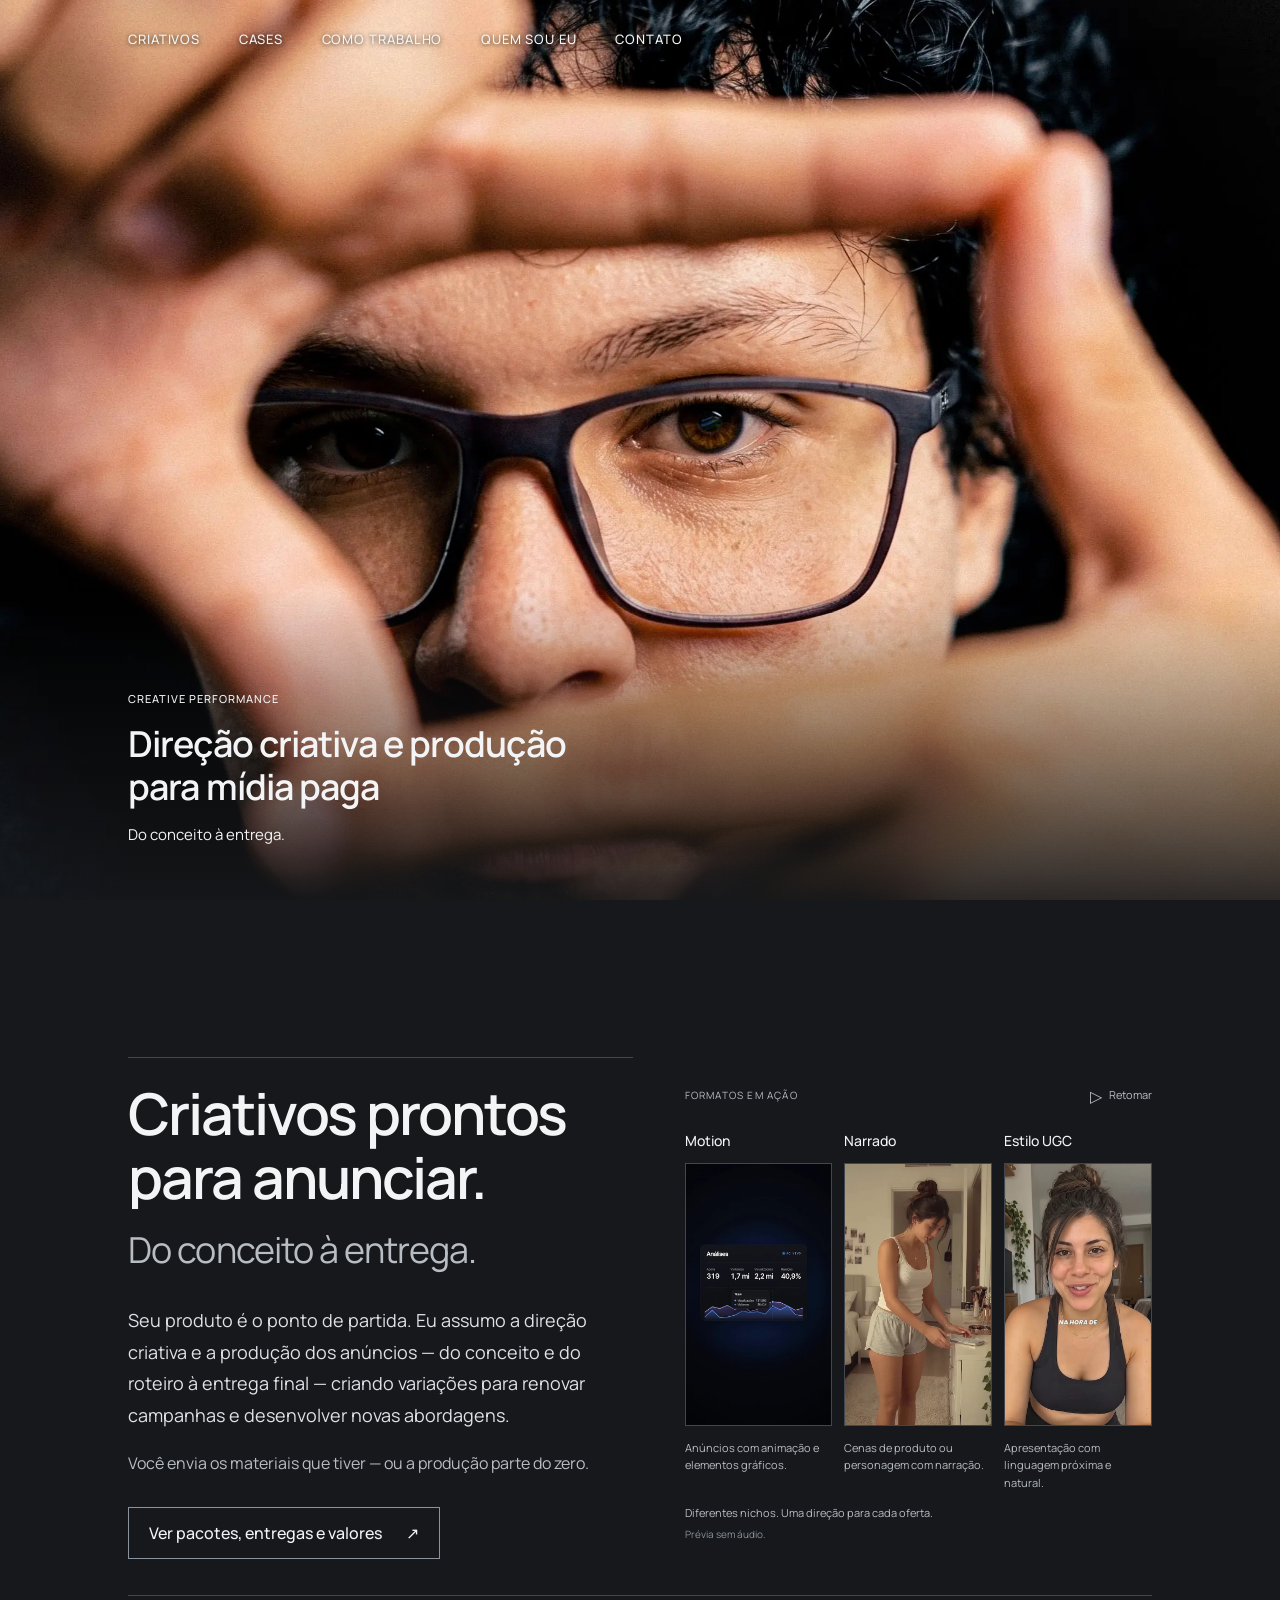
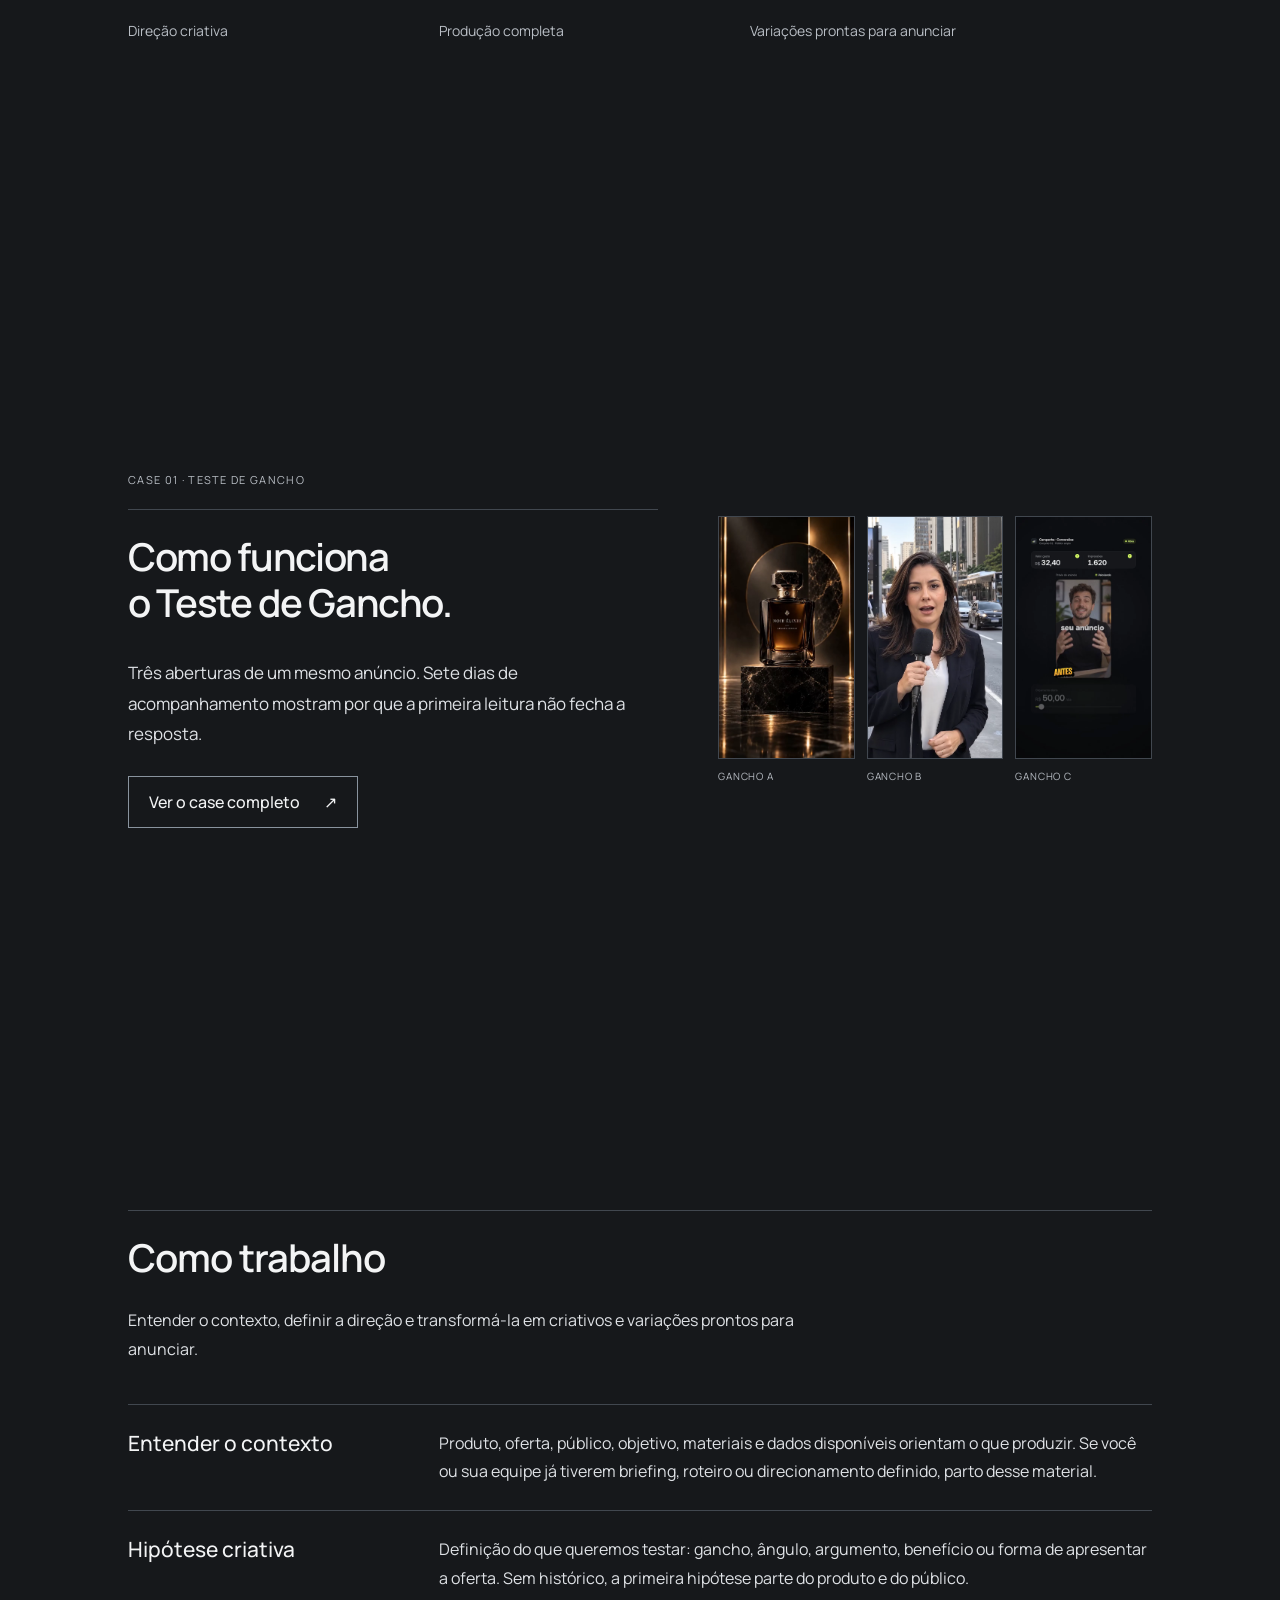
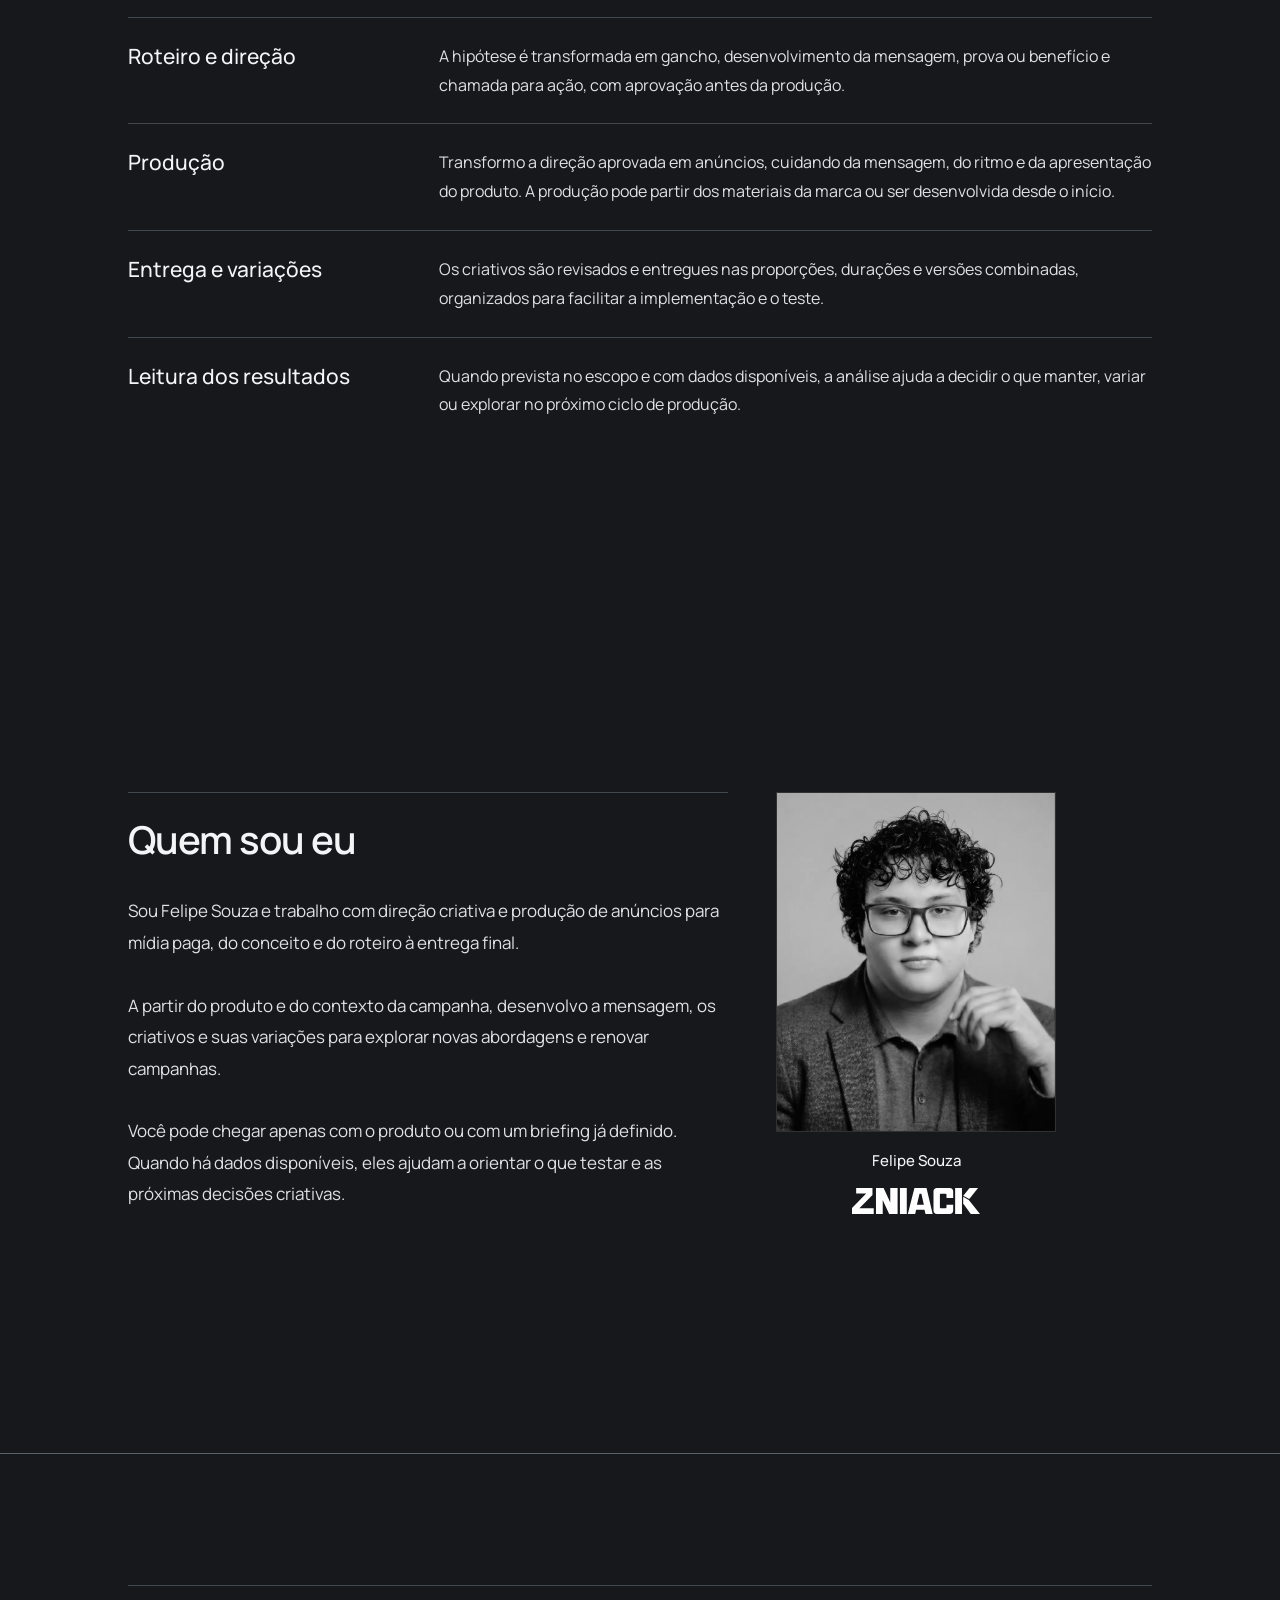
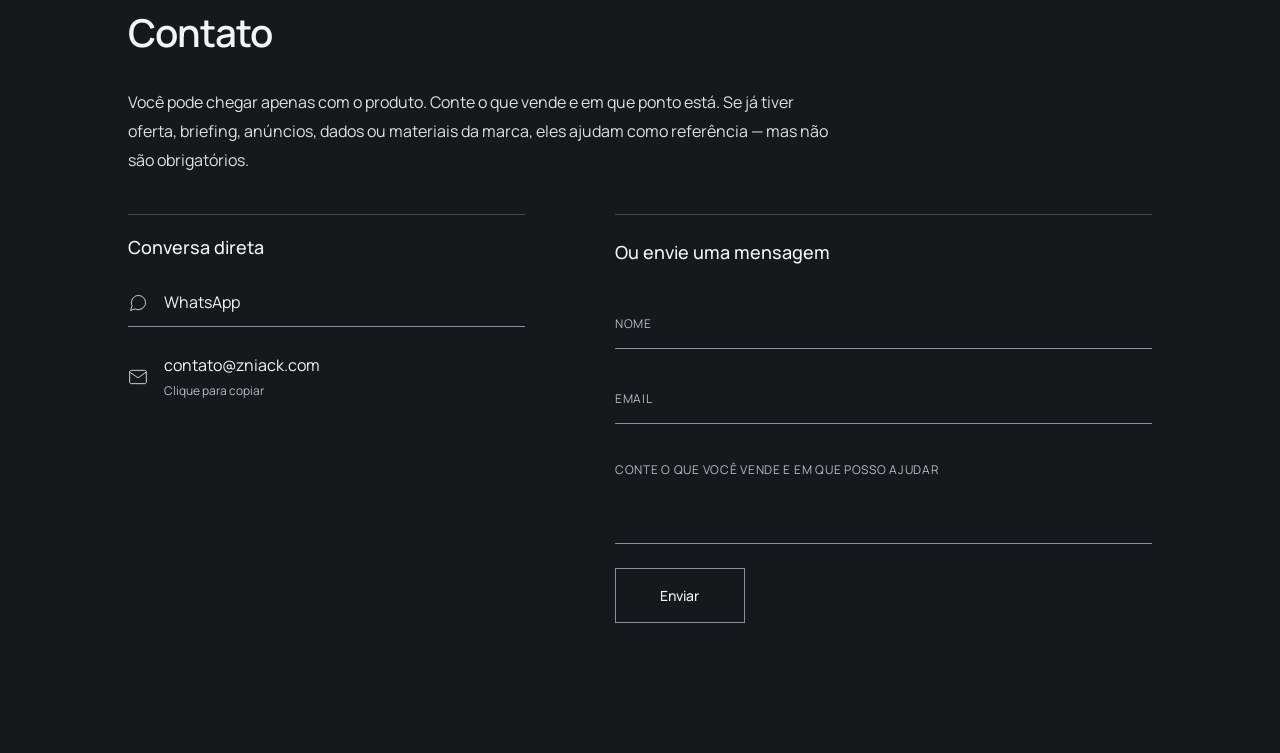
<file: index.html>
<!DOCTYPE html>
<html lang="pt-br" data-brand-direction="corte" data-vitrine="grade">

<head>
    <meta charset="UTF-8">
    <meta name="viewport" content="width=device-width, initial-scale=1.0">
    <title>zniack | Direção criativa e produção para mídia paga</title>

    <meta name="description"
        content="Direção criativa e produção de anúncios, do conceito e roteiro à entrega final. Felipe Souza, zniack.">
    <meta name="keywords"
        content="creative performance, direção criativa, criativos para mídia paga, anúncios, tráfego pago, Felipe Souza, zniack">
    <meta name="author" content="Felipe Souza">
    <link rel="canonical" href="https://www.zniack.com/">

    <meta property="og:type" content="website">
    <meta property="og:url" content="https://www.zniack.com/">
    <meta property="og:title" content="zniack | Direção criativa e produção para mídia paga">
    <meta property="og:description" content="Direção criativa e produção de anúncios, do conceito à entrega.">
    <meta property="og:image" content="https://www.zniack.com/capa.webp">

    <link rel="preload" as="image" href="capa.webp">

    <link rel="stylesheet" href="tailwind-build.css">
    <link rel="stylesheet" href="custom.css">
    <link rel="stylesheet" href="criativos.css?v=20260919">
    <link rel="preload" href="assets/manrope-latin.woff2" as="font" type="font/woff2" crossorigin>
    <link rel="stylesheet" href="identidade-corte.css?v=20260930-2">
  <link rel="stylesheet" href="marca-corte.css">

<link rel="stylesheet" href="refinamento.css">
<link rel="stylesheet" href="site-comum.css?v=20261002-publicacao">
<link rel="stylesheet" href="movimento-fluido.css?v=20261002-publicacao">
<link rel="stylesheet" href="criativos-intro.css?v=20261003-1">
<link rel="stylesheet" href="entrada-case.css?v=20261005-publicacao">
<link rel="stylesheet" href="vitrine.css?v=20261007-publicacao">
<link rel="stylesheet" href="criativos-showcase.css?v=20261007-publicacao">
</head>

<body class="noise" data-application="principal" data-refinamento="corte">

    <div id="transition-overlay"></div>

    <header id="sticky-header" class="header-sticky">
        <a href="#criativos" class="nav-link">Criativos</a>
        <a href="#case-gancho" class="nav-link">Cases</a>
        <a href="#trabalho" class="nav-link">Como trabalho</a>
        <a href="#sobre" class="nav-link">Quem sou eu</a>
        <a href="#contato" class="nav-link">Contato</a>
    </header>

    <main class="snap-container" id="main-scroll">
        <section id="capa">
            <img src="capa.webp" alt="Felipe Souza — zniack, direção criativa e produção para mídia paga" class="capa-img-full">
            <div class="creative-cover-copy"><p class="cover-kicker">Creative Performance</p><h1 class="titulo-secao reveal-processed">Direção criativa e produção<br>para mídia paga</h1><p class="cover-subtitle">Do conceito à entrega.</p></div>
        </section>

        <section id="criativos" aria-labelledby="criativos-titulo">
            <div class="criativos-intro w-full">
                <div class="criativos-showcase-copy">
                <h2 id="criativos-titulo" class="titulo-secao">Criativos prontos<br>para anunciar.</h2>
                <p class="criativos-intro-subtitle">Do conceito à entrega.</p>
                <p class="criativos-intro-copy">Seu produto é o ponto de partida. Eu assumo a direção criativa e a produção dos anúncios — do conceito e do roteiro à entrega final — criando variações para renovar campanhas e desenvolver novas abordagens.</p>
                <p class="criativos-intro-note">Você envia os materiais que tiver — ou a produção parte do zero.</p>
                <a class="criativos-intro-link" href="https://criativos.zniack.com/">Ver pacotes, entregas e valores <span aria-hidden="true">↗</span></a>
                </div>
                <div class="hero-showcase" aria-label="Exemplos dos formatos de criativos">    <div class="showcase-grid">
      <div class="showcase-grid-heading"><p class="showcase-kicker">FORMATOS EM AÇÃO</p><button type="button" class="showcase-pause" data-grid-pause hidden aria-pressed="false" aria-label="Pausar prévias"><span aria-hidden="true">Ⅱ</span><span class="showcase-pause-text">Pausar</span></button></div>
      <div class="showcase-cards"><figure class="showcase-card"><figcaption>Motion</figcaption><div class="showcase-card-film"><img loading="eager" src="media/showcase/motion-20261007.webp" alt="Primeiro frame da montagem de Motion" width="320" height="568" decoding="async"><video muted playsinline loop preload="none" data-grid-video="motion" data-src="media/showcase/motion-20261007.mp4" aria-hidden="true" tabindex="-1"></video></div><p>Anúncios com animação e elementos gráficos.</p></figure>
<figure class="showcase-card"><figcaption>Narrado</figcaption><div class="showcase-card-film"><img loading="eager" src="media/showcase/narrado-20261007.webp" alt="Primeiro frame da montagem de Narrado" width="320" height="568" decoding="async"><video muted playsinline loop preload="none" data-grid-video="narrado" data-src="media/showcase/narrado-20261007.mp4" aria-hidden="true" tabindex="-1"></video></div><p>Cenas de produto ou personagem com narração.</p></figure>
<figure class="showcase-card"><figcaption>Estilo UGC</figcaption><div class="showcase-card-film"><img loading="eager" src="media/showcase/ugc-20261007.webp" alt="Primeiro frame da montagem de Estilo UGC" width="320" height="568" decoding="async"><video muted playsinline loop preload="none" data-grid-video="ugc" data-src="media/showcase/ugc-20261007.mp4" aria-hidden="true" tabindex="-1"></video></div><p>Apresentação com linguagem próxima e natural.</p></figure></div>
    </div>    <p class="showcase-caption">Diferentes nichos. Uma direção para cada oferta.<span>Prévia sem áudio.</span></p></div>
                <ul class="criativos-intro-principles" aria-label="O que a produção inclui">
                    <li>Direção criativa</li>
                    <li>Produção completa</li>
                    <li>Variações prontas para anunciar</li>
                </ul>
            </div>
        </section>

        <section id="case-gancho" aria-labelledby="case-gancho-titulo">
            <div class="case-entry w-full fade-up">
                <div class="case-entry-copy">
                    <p class="case-entry-eyebrow">CASE 01 · TESTE DE GANCHO</p>
                    <h2 id="case-gancho-titulo" class="titulo-secao">Como funciona<br>o Teste de Gancho.</h2>
                    <p class="case-entry-description">Três aberturas de um mesmo anúncio. Sete dias de acompanhamento mostram por que a primeira leitura não fecha a resposta.</p>
                    <a class="criativos-intro-link" href="case-teste-gancho/index.html">Ver o case completo <span aria-hidden="true">↗</span></a>
                </div>
                <a class="case-entry-films" href="case-teste-gancho/index.html" aria-label="Ver a comparação dos ganchos A, B e C">
                    <figure><img src="case-teste-gancho/assets/gancho-a-first.webp" alt="Gancho A: contraste com uma cena de produto" width="720" height="1280" loading="lazy"><figcaption>GANCHO A</figcaption></figure>
                    <figure><img src="case-teste-gancho/assets/gancho-b-first.webp" alt="Gancho B: abertura em formato de reportagem" width="720" height="1280" loading="lazy"><figcaption>GANCHO B</figcaption></figure>
                    <figure><img src="case-teste-gancho/assets/gancho-c-first.webp" alt="Gancho C: diagnóstico de uma campanha" width="720" height="1280" loading="lazy"><figcaption>GANCHO C</figcaption></figure>
                </a>
            </div>
        </section>

        <section id="trabalho">
            <div class="w-full">
                <div class="fade-up">
                    <h2 class="titulo-secao" style="margin-bottom: 25px;">Como trabalho</h2>
                    <p class="comentario-trabalho mb-16">Entender o contexto, definir a direção e transformá-la em criativos e variações prontos para anunciar.
                    </p>
                </div>
                <div class="list-container method-editorial flex flex-col gap-2 max-w-[600px]">
                    <div class="list-item heavy-fade"><b>Entender o contexto</b><span class="method-copy">Produto, oferta, público, objetivo, materiais e dados disponíveis orientam o que produzir. Se você ou sua equipe já tiverem briefing, roteiro ou direcionamento definido, parto desse material.</span></div>
                    <div class="list-item heavy-fade"><b>Hipótese criativa</b><span class="method-copy">Definição do que queremos testar: gancho, ângulo, argumento, benefício ou forma de apresentar a oferta. Sem histórico, a primeira hipótese parte do produto e do público.</span></div>
                    <div class="list-item heavy-fade"><b>Roteiro e direção</b><span class="method-copy">A hipótese é transformada em gancho, desenvolvimento da mensagem, prova ou benefício e chamada para ação, com aprovação antes da produção.</span></div>
                    <div class="list-item heavy-fade"><b>Produção</b><span class="method-copy">Transformo a direção aprovada em anúncios, cuidando da mensagem, do ritmo e da apresentação do produto. A produção pode partir dos materiais da marca ou ser desenvolvida desde o início.</span></div>
                    <div class="list-item heavy-fade"><b>Entrega e variações</b><span class="method-copy">Os criativos são revisados e entregues nas proporções, durações e versões combinadas, organizados para facilitar a implementação e o teste.</span></div>
                    <div class="list-item heavy-fade"><b>Leitura dos resultados</b><span class="method-copy">Quando prevista no escopo e com dados disponíveis, a análise ajuda a decidir o que manter, variar ou explorar no próximo ciclo de produção.</span></div>
                </div>
            </div>
        </section>

        <section id="sobre">
            <div class="flex flex-col md:flex-row gap-12 items-start w-full fade-up">
                <div class="w-full max-w-[600px]">
                    <h2 class="titulo-secao">Quem sou eu</h2>
                    <div class="texto-corpo">
                        Sou Felipe Souza e trabalho com direção criativa e produção de anúncios para mídia paga, do conceito e do roteiro à entrega final.<br><br>
                        A partir do produto e do contexto da campanha, desenvolvo a mensagem, os criativos e suas variações para explorar novas abordagens e renovar campanhas.<br><br>
                        Você pode chegar apenas com o produto ou com um briefing já definido. Quando há dados disponíveis, eles ajudam a orientar o que testar e as próximas decisões criativas.
                    </div>
                </div>
                <div class="flex flex-col items-center flex-none mt-8 md:mt-0 w-full md:w-auto">
                    <div
                        class="w-full aspect-[4/5] md:w-[280px] md:h-[340px] bg-[#1a1a1a] border border-white/10 overflow-hidden flex items-center justify-center text-white/30 text-xs relative">
                        <img src="main.webp" loading="lazy" id="perfil-img" alt="Felipe Souza Zniack"
                            class="w-full h-full object-cover object-center saturate-[.0] hover:saturate-100 transition-all duration-700 opacity-0">
                    </div>
                    <span class="nome-foto">Felipe Souza</span>
                    <span class="signature"><span class="signature-d1"><img src="assets/zniack-d1-branco.svg" alt="Zniack" width="1754" height="361"></span></span>
                </div>
            </div>
        </section>

        <section id="contato">
            <div class="w-full fade-up">
                <h2 class="titulo-secao">Contato</h2>
                <p class="comentario-trabalho mb-16">Você pode chegar apenas com o produto. Conte o que vende e em que ponto está. Se já tiver oferta, briefing, anúncios, dados ou materiais da marca, eles ajudam como referência — mas não são obrigatórios.</p>
                <div class="contact-editorial flex flex-col gap-16 w-full max-w-[600px]">
                    <div class="direct-contact flex flex-col gap-6 w-full">
                        <h4 class="font-['Oswald'] tracking-[3px] text-white/50 text-xs uppercase">Conversa direta</h4>
                        <div class="flex flex-col gap-4">
                            <a href="https://api.whatsapp.com/send/?phone=5564992907301&text=Vim+pelo+seu+site+e+quero+conversar+sobre+direcao+criativa+e+producao+de+anuncios+para+midia+paga.&type=phone_number&app_absent=0"
                                target="_blank" rel="noopener noreferrer" id="wa-link"
                                class="flex items-center gap-4 text-[#d9d9d9] font-thin text-sm hover:text-white transition-all group w-max cursor-pointer">
                                <svg width="20" height="20" viewBox="0 0 24 24" fill="none" stroke="currentColor"
                                    stroke-width="1" class="group-hover:stroke-[#f3f3f3] transition-colors">
                                    <path
                                        d="M21 11.5a8.38 8.38 0 0 1-.9 3.8 8.5 8.5 0 0 1-7.6 4.7 8.38 8.38 0 0 1-3.8-.9L3 21l1.9-5.7a8.38 8.38 0 0 1-.9-3.8 8.5 8.5 0 0 1 4.7-7.6 8.38 8.38 0 0 1 3.8-.9h.5a8.48 8.48 0 0 1 8 8v.5z">
                                    </path>
                                </svg>
                                <span class="group-hover:translate-x-1 transition-transform">WhatsApp</span>
                                <span
                                    class="opacity-0 -translate-x-4 group-hover:opacity-100 group-hover:translate-x-0 transition-all duration-300 text-[10px] font-['Oswald'] uppercase tracking-[2px] text-[#f3f3f3] ml-2 flex items-center gap-1">
                                    Iniciar chat
                                    <svg width="12" height="12" viewBox="0 0 24 24" fill="none" stroke="currentColor"
                                        stroke-width="2">
                                        <path d="M5 12h14M12 5l7 7-7 7" />
                                    </svg>
                                </span>
                            </a>
                            <div class="flex items-center gap-4 text-[#d9d9d9] font-thin text-sm">
                                <svg width="20" height="20" viewBox="0 0 24 24" fill="none" stroke="currentColor"
                                    stroke-width="1">
                                    <path
                                        d="M4 4h16c1.1 0 2 .9 2 2v12c0 1.1-.9 2-2 2H4c-1.1 0-2-.9-2-2V6c0-1.1.9-2 2-2z">
                                    </path>
                                    <polyline points="22,6 12,13 2,6"></polyline>
                                </svg>
                                <button type="button" id="copy-email" class="hover:text-white transition" aria-label="Copiar e-mail contato@zniack.com" title="Copiar e-mail"><span class="email-address">contato@zniack.com</span><span class="email-copy-hint" aria-hidden="true">Clique para copiar</span></button>
                                <span id="copy-email-status" role="status" aria-live="polite" style="font-size: 12px;"></span>
                            </div>
                            <!-- ALTERADO: cor do hover branca (#f3f3f3), mensagem do wa.me atualizada, id adicionado para touch mobile -->
                        </div>
                    </div>
                    <form id="contact-form" action="https://formspree.io/f/mzdyewrp" method="POST"
                        class="flex flex-col gap-8 w-full"><h3 class="form-heading">Ou envie uma mensagem</h3>
                        <input type="text" name="name" required placeholder="NOME" aria-label="Nome"
                            class="bg-transparent border-b border-white/10 p-2 text-xs font-['Oswald'] tracking-[2px] focus:outline-none focus:border-white transition">
                        <input type="email" name="email" required placeholder="EMAIL" aria-label="Email"
                            class="bg-transparent border-b border-white/10 p-2 text-xs font-['Oswald'] tracking-[2px] focus:outline-none focus:border-white transition">
                        <textarea name="message" required placeholder="CONTE O QUE VOCÊ VENDE E EM QUE POSSO AJUDAR" aria-label="Mensagem"
                            class="bg-transparent border-b border-white/10 p-2 text-xs font-['Oswald'] tracking-[2px] h-24 focus:outline-none focus:border-white transition resize-none"></textarea>
                        <button type="submit" aria-label="Enviar formulário"
                            class="font-['Oswald'] text-[12px] tracking-[4px] border border-white/30 text-white/60 p-4 hover:border-white hover:text-white transition uppercase w-max mt-4">Enviar</button>
                        <p id="form-status" role="status" aria-live="polite" aria-atomic="true" class="hidden font-['Oswald'] tracking-[2px] text-sm mt-2 text-[#d9d9d9]">
                        </p>
                    </form>
                </div>
            </div>
        </section>

    </main>
    <script src="main.js?v=20261003-menu-criativos" defer></script>
<script src="movimento-fluido.js?v=20261003-criativos" defer></script>
<script src="vitrine.js?v=20261007-autoplay" defer></script>
</body>

</html>
</file>
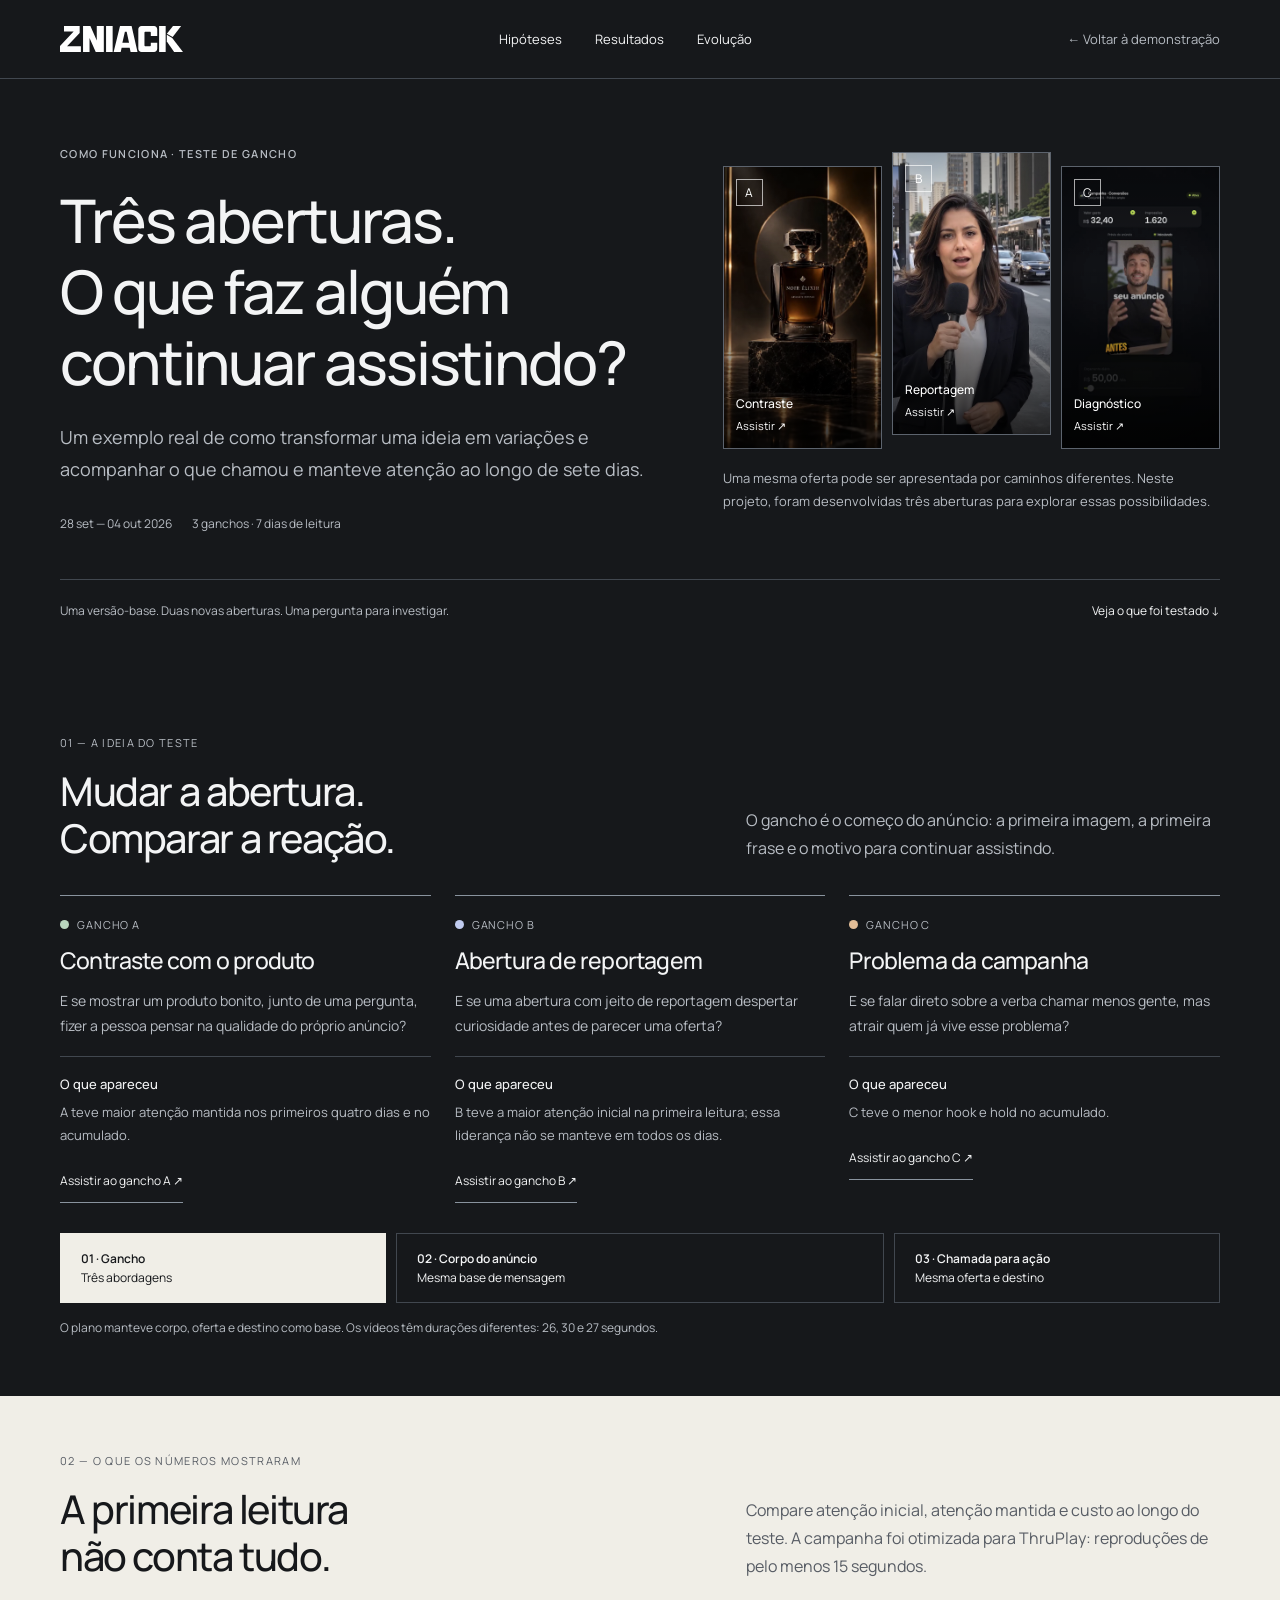
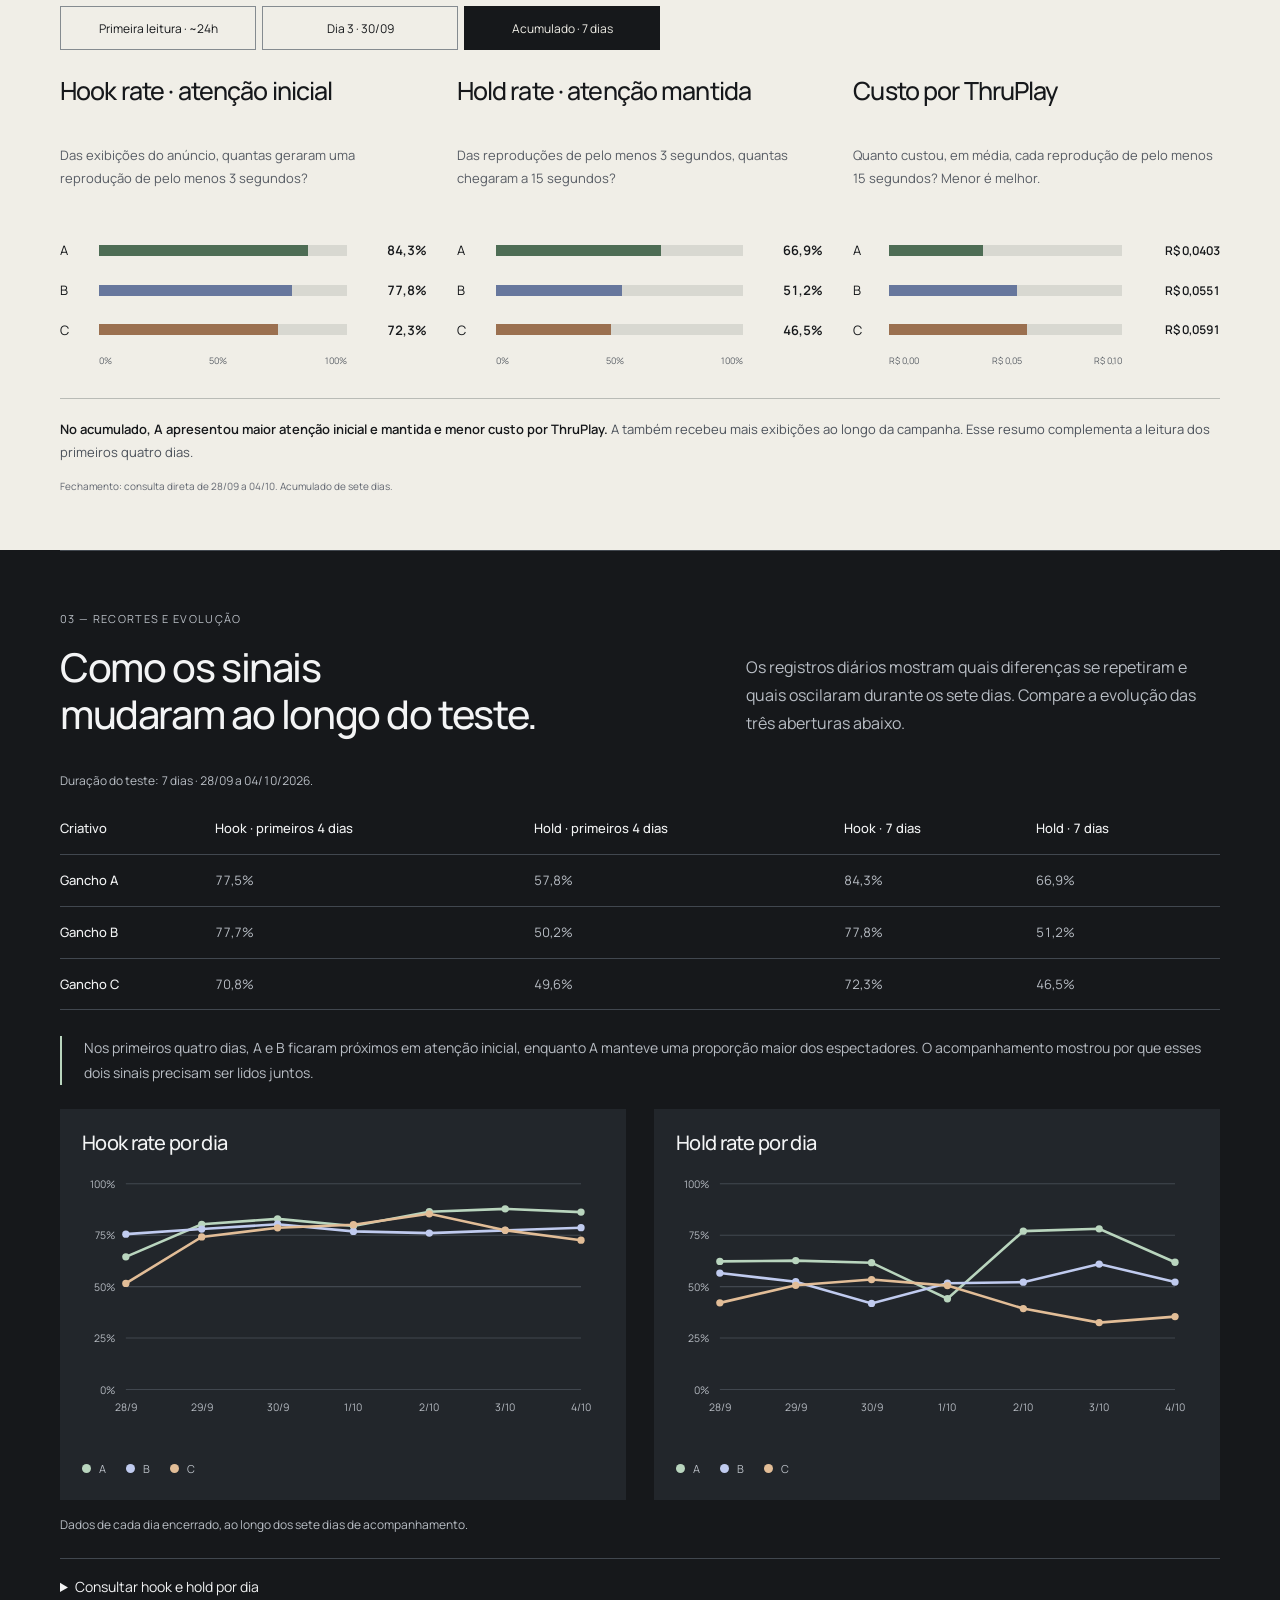
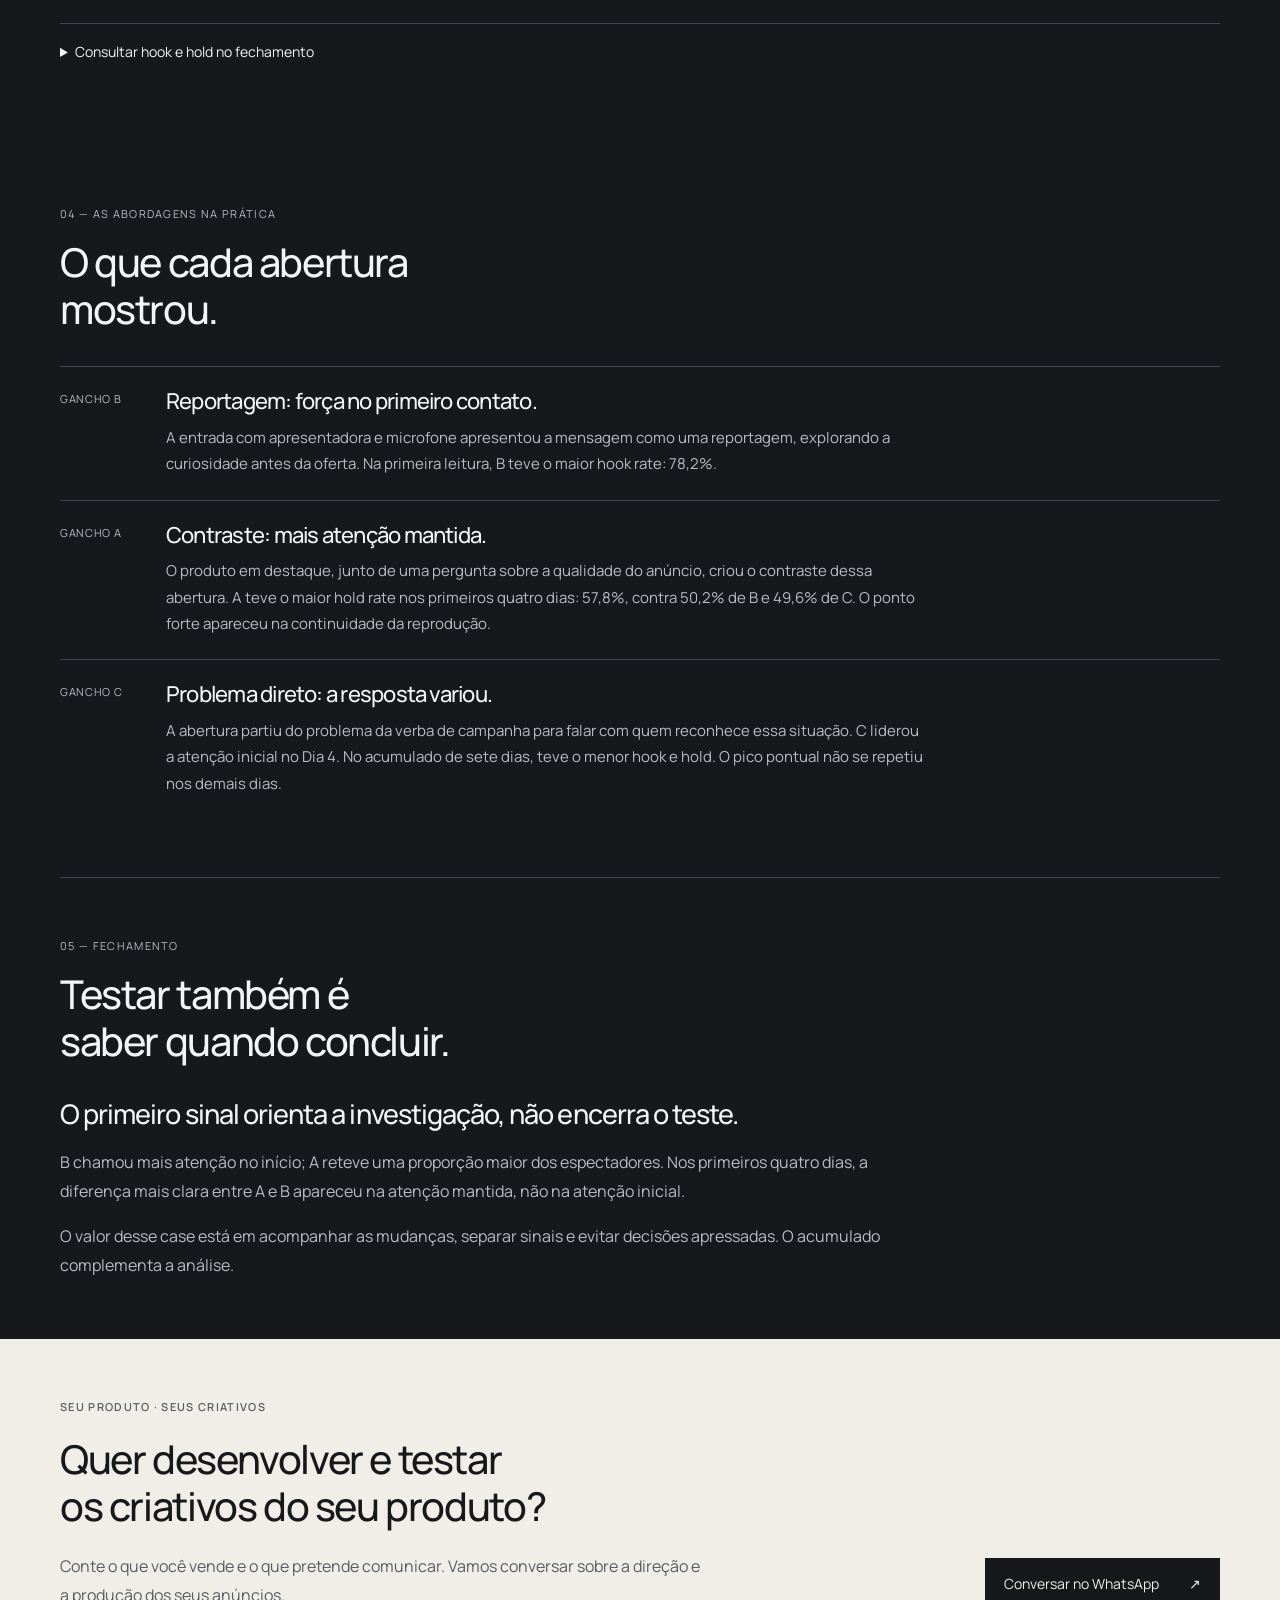
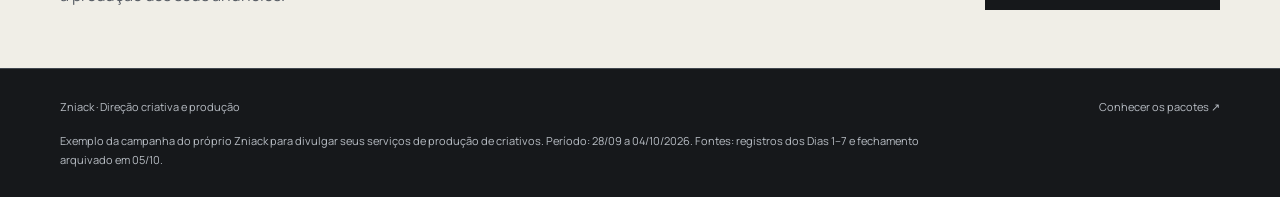
<file: case-teste-gancho/index.html>
<!DOCTYPE html><html lang="pt-BR"><head><meta charset="utf-8"><meta name="viewport" content="width=device-width, initial-scale=1"><link rel="canonical" href="https://www.zniack.com/case-teste-gancho/index.html"><meta name="description" content="Case de um Teste de Gancho: três aberturas e sete dias de acompanhamento mostram por que a primeira leitura não fecha a resposta."><title>Teste de Gancho: a primeira leitura não conta tudo | Zniack</title><link rel="preload" href="assets/manrope-latin.woff2" as="font" type="font/woff2" crossorigin><link rel="stylesheet" href="case.css?v=20261006-leitura"><script src="case.js" defer></script></head><body><a class="skip" href="#conteudo">Ir para o conteúdo</a><header class="header"><div class="header-inner wrap"><a class="logo" href="../index.html#exemplos" aria-label="Zniack, voltar"><img src="assets/zniack-d1-branco.svg" alt="Zniack" width="1754" height="361"></a><nav class="version-nav" aria-label="Seções do case"><a href="#hipoteses">Hipóteses</a><a href="#resultados">Resultados</a><a href="#evolucao">Evolução</a></nav><a class="back-link" href="../index.html#exemplos">← Voltar à demonstração</a></div></header><main id="conteudo"><section class="hero wrap"><div class="hero-grid"><div><p class="eyebrow">COMO FUNCIONA · TESTE DE GANCHO</p><h1>Três aberturas.<br>O que faz alguém<br>continuar assistindo?</h1><p class="lead">Um exemplo real de como transformar uma ideia em variações e acompanhar o que chamou e manteve atenção ao longo de sete dias.</p><div class="hero-meta"><span>28 set — 04 out 2026</span><span>3 ganchos · 7 dias de leitura</span></div></div><div class="hero-media"><div class="filmstrip">
<button class="film" data-play="a" aria-label="Assistir ao criativo completo com Gancho A"><img src="assets/gancho-a-first.webp" alt="Abertura A: frasco de perfume em uma cena de produto" width="720" height="1280"><span class="letter">A</span><span class="film-label"><strong>Contraste</strong>Assistir ↗</span></button>
<button class="film" data-play="b" aria-label="Assistir ao criativo completo com Gancho B"><img src="assets/gancho-b-first.webp" alt="Abertura B: apresentadora com microfone em uma rua" width="720" height="1280"><span class="letter">B</span><span class="film-label"><strong>Reportagem</strong>Assistir ↗</span></button>
<button class="film" data-play="c" aria-label="Assistir ao criativo completo com Gancho C"><img src="assets/gancho-c-first.webp" alt="Abertura C: cena ilustrativa de um painel de anúncios" width="720" height="1280"><span class="letter">C</span><span class="film-label"><strong>Diagnóstico</strong>Assistir ↗</span></button>
</div><p class="creative-context">Uma mesma oferta pode ser apresentada por caminhos diferentes. Neste projeto, foram desenvolvidas três aberturas para explorar essas possibilidades.</p></div></div><div class="hero-foot"><span>Uma versão-base. Duas novas aberturas. Uma pergunta para investigar.</span><a href="#hipoteses">Veja o que foi testado ↓</a></div></section>
<section class="section wrap opening-section" id="hipoteses"><div class="section-heading"><div><p class="section-number">01 — A IDEIA DO TESTE</p><h2>Mudar a abertura.<br>Comparar a reação.</h2></div><p>O gancho é o começo do anúncio: a primeira imagem, a primeira frase e o motivo para continuar assistindo.</p></div><div class="cards"><article class="hypothesis"><p class="variant"><span class="dot a"></span>GANCHO A</p><h3>Contraste com o produto</h3><p>E se mostrar um produto bonito, junto de uma pergunta, fizer a pessoa pensar na qualidade do próprio anúncio?</p><p class="observed"><strong>O que apareceu</strong>A teve maior atenção mantida nos primeiros quatro dias e no acumulado.</p><button class="text-button" type="button" data-play="a">Assistir ao gancho A ↗</button></article><article class="hypothesis"><p class="variant"><span class="dot b"></span>GANCHO B</p><h3>Abertura de reportagem</h3><p>E se uma abertura com jeito de reportagem despertar curiosidade antes de parecer uma oferta?</p><p class="observed"><strong>O que apareceu</strong>B teve a maior atenção inicial na primeira leitura; essa liderança não se manteve em todos os dias.</p><button class="text-button" type="button" data-play="b">Assistir ao gancho B ↗</button></article><article class="hypothesis"><p class="variant"><span class="dot c"></span>GANCHO C</p><h3>Problema da campanha</h3><p>E se falar direto sobre a verba chamar menos gente, mas atrair quem já vive esse problema?</p><p class="observed"><strong>O que apareceu</strong>C teve o menor hook e hold no acumulado.</p><button class="text-button" type="button" data-play="c">Assistir ao gancho C ↗</button></article></div><div class="structure" aria-label="Estrutura do teste"><div><strong>01 · Gancho</strong>Três abordagens</div><div><strong>02 · Corpo do anúncio</strong>Mesma base de mensagem</div><div><strong>03 · Chamada para ação</strong>Mesma oferta e destino</div></div><p class="structure-note">O plano manteve corpo, oferta e destino como base. Os vídeos têm durações diferentes: 26, 30 e 27 segundos.</p></section><div class="results" id="resultados"><div class="wrap"><div class="section-heading"><div><p class="section-number">02 — O QUE OS NÚMEROS MOSTRARAM</p><h2>A primeira leitura<br>não conta tudo.</h2></div><p>Compare atenção inicial, atenção mantida e custo ao longo do teste. A campanha foi otimizada para ThruPlay: reproduções de pelo menos 15 segundos.</p></div><div class="period-switch three-periods" role="group" aria-label="Período dos gráficos" data-enhancement hidden><button type="button" data-period="early" aria-pressed="false">Primeira leitura · ~24h</button><button type="button" data-period="middle" aria-pressed="false">Dia 3 · 30/09</button><button type="button" data-period="final" aria-pressed="true">Acumulado · 7 dias</button></div><div data-chart-period="early" hidden><div class="metric-grid has-cost"><figure class="metric" aria-labelledby="early-hook"><h3 id="early-hook">Hook rate · atenção inicial</h3><p>Das exibições do anúncio, quantas geraram uma reprodução de pelo menos 3 segundos?</p><div class="metric-rows"><div class="metric-row"><span aria-label="Gancho A">A</span><div class="bar-track" aria-hidden="true"><div class="bar-fill a" style="width:69.20000%"></div></div><span class="metric-value">69,2%</span></div><div class="metric-row"><span aria-label="Gancho B">B</span><div class="bar-track" aria-hidden="true"><div class="bar-fill b" style="width:78.20000%"></div></div><span class="metric-value">78,2%</span></div><div class="metric-row"><span aria-label="Gancho C">C</span><div class="bar-track" aria-hidden="true"><div class="bar-fill c" style="width:55.80000%"></div></div><span class="metric-value">55,8%</span></div></div><div class="scale" aria-hidden="true"><span>0%</span><span>50%</span><span>100%</span></div></figure><figure class="metric" aria-labelledby="early-hold"><h3 id="early-hold">Hold rate · atenção mantida</h3><p>Das reproduções de pelo menos 3 segundos, quantas chegaram a 15 segundos?</p><div class="metric-rows"><div class="metric-row"><span aria-label="Gancho A">A</span><div class="bar-track" aria-hidden="true"><div class="bar-fill a" style="width:65.40000%"></div></div><span class="metric-value">65,4%</span></div><div class="metric-row"><span aria-label="Gancho B">B</span><div class="bar-track" aria-hidden="true"><div class="bar-fill b" style="width:56.50000%"></div></div><span class="metric-value">56,5%</span></div><div class="metric-row"><span aria-label="Gancho C">C</span><div class="bar-track" aria-hidden="true"><div class="bar-fill c" style="width:47.00000%"></div></div><span class="metric-value">47,0%</span></div></div><div class="scale" aria-hidden="true"><span>0%</span><span>50%</span><span>100%</span></div></figure><figure class="metric cost-metric" aria-labelledby="early-cost"><h3 id="early-cost">Custo por ThruPlay</h3><p>Quanto custou, em média, cada reprodução de pelo menos 15 segundos? Menor é melhor.</p><div class="metric-rows"><div class="metric-row cost-row"><span aria-label="Gancho A">A</span><div class="bar-track" aria-hidden="true"><div class="bar-fill a" style="width:79.20290%"></div></div><span class="cost-value">R$ 0,0792</span></div><div class="metric-row cost-row"><span aria-label="Gancho B">B</span><div class="bar-track" aria-hidden="true"><div class="bar-fill b" style="width:75.89552%"></div></div><span class="cost-value">R$ 0,0759</span></div><div class="metric-row cost-row"><span aria-label="Gancho C">C</span><div class="bar-track" aria-hidden="true"><div class="bar-fill c" style="width:74.24658%"></div></div><span class="cost-value">R$ 0,0742</span></div></div><div class="scale cost-scale" aria-hidden="true"><span>R$ 0,00</span><span>R$ 0,05</span><span>R$ 0,10</span></div></figure></div><p class="chart-note"><strong>B chamou mais atenção no início. A manteve uma proporção maior dessa atenção.</strong> C teve o menor custo por ThruPlay nessa leitura.</p><p class="chart-source">Primeira leitura: registro acumulado de aproximadamente 24h e captura correspondente, em 29/09.</p></div><div data-chart-period="middle" hidden><div class="metric-grid has-cost"><figure class="metric" aria-labelledby="middle-hook"><h3 id="middle-hook">Hook rate · atenção inicial</h3><p>Das exibições do anúncio, quantas geraram uma reprodução de pelo menos 3 segundos?</p><div class="metric-rows"><div class="metric-row"><span aria-label="Gancho A">A</span><div class="bar-track" aria-hidden="true"><div class="bar-fill a" style="width:82.95455%"></div></div><span class="metric-value">83,0%</span></div><div class="metric-row"><span aria-label="Gancho B">B</span><div class="bar-track" aria-hidden="true"><div class="bar-fill b" style="width:80.32787%"></div></div><span class="metric-value">80,3%</span></div><div class="metric-row"><span aria-label="Gancho C">C</span><div class="bar-track" aria-hidden="true"><div class="bar-fill c" style="width:78.60825%"></div></div><span class="metric-value">78,6%</span></div></div><div class="scale" aria-hidden="true"><span>0%</span><span>50%</span><span>100%</span></div></figure><figure class="metric" aria-labelledby="middle-hold"><h3 id="middle-hold">Hold rate · atenção mantida</h3><p>Das reproduções de pelo menos 3 segundos, quantas chegaram a 15 segundos?</p><div class="metric-rows"><div class="metric-row"><span aria-label="Gancho A">A</span><div class="bar-track" aria-hidden="true"><div class="bar-fill a" style="width:61.64384%"></div></div><span class="metric-value">61,6%</span></div><div class="metric-row"><span aria-label="Gancho B">B</span><div class="bar-track" aria-hidden="true"><div class="bar-fill b" style="width:41.83673%"></div></div><span class="metric-value">41,8%</span></div><div class="metric-row"><span aria-label="Gancho C">C</span><div class="bar-track" aria-hidden="true"><div class="bar-fill c" style="width:53.44262%"></div></div><span class="metric-value">53,4%</span></div></div><div class="scale" aria-hidden="true"><span>0%</span><span>50%</span><span>100%</span></div></figure><figure class="metric cost-metric" aria-labelledby="middle-cost"><h3 id="middle-cost">Custo por ThruPlay</h3><p>Quanto custou, em média, cada reprodução de pelo menos 15 segundos? Menor é melhor.</p><div class="metric-rows"><div class="metric-row cost-row"><span aria-label="Gancho A">A</span><div class="bar-track" aria-hidden="true"><div class="bar-fill a" style="width:72.05556%"></div></div><span class="cost-value">R$ 0,0721</span></div><div class="metric-row cost-row"><span aria-label="Gancho B">B</span><div class="bar-track" aria-hidden="true"><div class="bar-fill b" style="width:71.70732%"></div></div><span class="cost-value">R$ 0,0717</span></div><div class="metric-row cost-row"><span aria-label="Gancho C">C</span><div class="bar-track" aria-hidden="true"><div class="bar-fill c" style="width:71.41104%"></div></div><span class="cost-value">R$ 0,0714</span></div></div><div class="scale cost-scale" aria-hidden="true"><span>R$ 0,00</span><span>R$ 0,05</span><span>R$ 0,10</span></div></figure></div><p class="chart-note"><strong>No Dia 3, A liderou tanto a atenção inicial quanto a atenção mantida.</strong> B e C ficaram mais próximos de A em hook. Os três tiveram custos por ThruPlay próximos.</p><p class="chart-source">Dia 3: dados do dia 30/09 encerrado, reconsultados no fechamento.</p></div><div data-chart-period="final"><div class="metric-grid has-cost"><figure class="metric" aria-labelledby="final-hook"><h3 id="final-hook">Hook rate · atenção inicial</h3><p>Das exibições do anúncio, quantas geraram uma reprodução de pelo menos 3 segundos?</p><div class="metric-rows"><div class="metric-row"><span aria-label="Gancho A">A</span><div class="bar-track" aria-hidden="true"><div class="bar-fill a" style="width:84.30085%"></div></div><span class="metric-value">84,3%</span></div><div class="metric-row"><span aria-label="Gancho B">B</span><div class="bar-track" aria-hidden="true"><div class="bar-fill b" style="width:77.79767%"></div></div><span class="metric-value">77,8%</span></div><div class="metric-row"><span aria-label="Gancho C">C</span><div class="bar-track" aria-hidden="true"><div class="bar-fill c" style="width:72.27113%"></div></div><span class="metric-value">72,3%</span></div></div><div class="scale" aria-hidden="true"><span>0%</span><span>50%</span><span>100%</span></div></figure><figure class="metric" aria-labelledby="final-hold"><h3 id="final-hold">Hold rate · atenção mantida</h3><p>Das reproduções de pelo menos 3 segundos, quantas chegaram a 15 segundos?</p><div class="metric-rows"><div class="metric-row"><span aria-label="Gancho A">A</span><div class="bar-track" aria-hidden="true"><div class="bar-fill a" style="width:66.90123%"></div></div><span class="metric-value">66,9%</span></div><div class="metric-row"><span aria-label="Gancho B">B</span><div class="bar-track" aria-hidden="true"><div class="bar-fill b" style="width:51.20829%"></div></div><span class="metric-value">51,2%</span></div><div class="metric-row"><span aria-label="Gancho C">C</span><div class="bar-track" aria-hidden="true"><div class="bar-fill c" style="width:46.52862%"></div></div><span class="metric-value">46,5%</span></div></div><div class="scale" aria-hidden="true"><span>0%</span><span>50%</span><span>100%</span></div></figure><figure class="metric cost-metric" aria-labelledby="final-cost"><h3 id="final-cost">Custo por ThruPlay</h3><p>Quanto custou, em média, cada reprodução de pelo menos 15 segundos? Menor é melhor.</p><div class="metric-rows"><div class="metric-row cost-row"><span aria-label="Gancho A">A</span><div class="bar-track" aria-hidden="true"><div class="bar-fill a" style="width:40.28926%"></div></div><span class="cost-value">R$ 0,0403</span></div><div class="metric-row cost-row"><span aria-label="Gancho B">B</span><div class="bar-track" aria-hidden="true"><div class="bar-fill b" style="width:55.07865%"></div></div><span class="cost-value">R$ 0,0551</span></div><div class="metric-row cost-row"><span aria-label="Gancho C">C</span><div class="bar-track" aria-hidden="true"><div class="bar-fill c" style="width:59.07068%"></div></div><span class="cost-value">R$ 0,0591</span></div></div><div class="scale cost-scale" aria-hidden="true"><span>R$ 0,00</span><span>R$ 0,05</span><span>R$ 0,10</span></div></figure></div><p class="chart-note"><strong>No acumulado, A apresentou maior atenção inicial e mantida e menor custo por ThruPlay.</strong> A também recebeu mais exibições ao longo da campanha. Esse resumo complementa a leitura dos primeiros quatro dias.</p><p class="chart-source">Fechamento: consulta direta de 28/09 a 04/10. Acumulado de sete dias.</p></div></div></div><section class="section wrap" id="evolucao"><div class="section-heading"><div><p class="section-number">03 — RECORTES E EVOLUÇÃO</p><h2>Como os sinais<br>mudaram ao longo do teste.</h2></div><p>Os registros diários mostram quais diferenças se repetiram e quais oscilaram durante os sete dias. Compare a evolução das três aberturas abaixo.</p></div><div class="table-wrap"><table class="day-table"><caption>Duração do teste: 7 dias · 28/09 a 04/10/2026.</caption><thead><tr><th scope="col">Criativo</th><th scope="col">Hook · primeiros 4 dias</th><th scope="col">Hold · primeiros 4 dias</th><th scope="col">Hook · 7 dias</th><th scope="col">Hold · 7 dias</th></tr></thead><tbody><tr><th scope="row">Gancho A</th><td>77,5%</td><td>57,8%</td><td>84,3%</td><td>66,9%</td></tr><tr><th scope="row">Gancho B</th><td>77,7%</td><td>50,2%</td><td>77,8%</td><td>51,2%</td></tr><tr><th scope="row">Gancho C</th><td>70,8%</td><td>49,6%</td><td>72,3%</td><td>46,5%</td></tr></tbody></table></div><p class="deep-note">Nos primeiros quatro dias, A e B ficaram próximos em atenção inicial, enquanto A manteve uma proporção maior dos espectadores. O acompanhamento mostrou por que esses dois sinais precisam ser lidos juntos.</p>
<div class="line-grid"><figure class="line-chart"><h3>Hook rate por dia</h3><svg viewBox="0 0 500 270" role="img" aria-label="Evolução diária de hook rate dos ganchos A, B e C, de 28 de setembro a 4 de outubro. Os valores estão na tabela logo abaixo."><line x1="42" y1="215.0" x2="478" y2="215.0" stroke="#41474f"/><text x="32" y="219.0" fill="#b8bdc4" font-size="10" text-anchor="end">0%</text><line x1="42" y1="165.75" x2="478" y2="165.75" stroke="#41474f"/><text x="32" y="169.75" fill="#b8bdc4" font-size="10" text-anchor="end">25%</text><line x1="42" y1="116.5" x2="478" y2="116.5" stroke="#41474f"/><text x="32" y="120.5" fill="#b8bdc4" font-size="10" text-anchor="end">50%</text><line x1="42" y1="67.25" x2="478" y2="67.25" stroke="#41474f"/><text x="32" y="71.25" fill="#b8bdc4" font-size="10" text-anchor="end">75%</text><line x1="42" y1="18.0" x2="478" y2="18.0" stroke="#41474f"/><text x="32" y="22.0" fill="#b8bdc4" font-size="10" text-anchor="end">100%</text><polyline points="42.00,87.98 114.67,56.80 187.33,51.58 260.00,58.36 332.67,44.75 405.33,42.02 478.00,45.12" fill="none" stroke="#b9d5be" stroke-width="2.5"/><circle cx="42.0" cy="87.97683397683394" r="3.5" fill="#b9d5be"/><circle cx="114.66666666666667" cy="56.80303030303031" r="3.5" fill="#b9d5be"/><circle cx="187.33333333333334" cy="51.57954545454547" r="3.5" fill="#b9d5be"/><circle cx="260.0" cy="58.357638888888886" r="3.5" fill="#b9d5be"/><circle cx="332.6666666666667" cy="44.75052631578947" r="3.5" fill="#b9d5be"/><circle cx="405.3333333333333" cy="42.01847290640396" r="3.5" fill="#b9d5be"/><circle cx="478.0" cy="45.11740890688259" r="3.5" fill="#b9d5be"/><polyline points="42.00,66.23 114.67,61.37 187.33,56.75 260.00,63.59 332.67,65.21 405.33,62.60 478.00,60.05" fill="none" stroke="#c0cbef" stroke-width="2.5"/><circle cx="42.0" cy="66.22821576763485" r="3.5" fill="#c0cbef"/><circle cx="114.66666666666667" cy="61.37135278514589" r="3.5" fill="#c0cbef"/><circle cx="187.33333333333334" cy="56.754098360655746" r="3.5" fill="#c0cbef"/><circle cx="260.0" cy="63.58952702702706" r="3.5" fill="#c0cbef"/><circle cx="332.6666666666667" cy="65.21487603305783" r="3.5" fill="#c0cbef"/><circle cx="405.3333333333333" cy="62.60377358490564" r="3.5" fill="#c0cbef"/><circle cx="478.0" cy="60.051044083526676" r="3.5" fill="#c0cbef"/><polyline points="42.00,113.42 114.67,68.87 187.33,60.14 260.00,57.25 332.67,46.76 405.33,62.48 478.00,72.03" fill="none" stroke="#e2bd97" stroke-width="2.5"/><circle cx="42.0" cy="113.41544885177454" r="3.5" fill="#e2bd97"/><circle cx="114.66666666666667" cy="68.86854460093898" r="3.5" fill="#e2bd97"/><circle cx="187.33333333333334" cy="60.14175257731961" r="3.5" fill="#e2bd97"/><circle cx="260.0" cy="57.24609375" r="3.5" fill="#e2bd97"/><circle cx="332.6666666666667" cy="46.75912408759126" r="3.5" fill="#e2bd97"/><circle cx="405.3333333333333" cy="62.48387096774192" r="3.5" fill="#e2bd97"/><circle cx="478.0" cy="72.03428571428572" r="3.5" fill="#e2bd97"/><text x="42.0" y="236" text-anchor="middle" fill="#b8bdc4" font-size="10">28/9</text><text x="114.66666666666667" y="236" text-anchor="middle" fill="#b8bdc4" font-size="10">29/9</text><text x="187.33333333333334" y="236" text-anchor="middle" fill="#b8bdc4" font-size="10">30/9</text><text x="260.0" y="236" text-anchor="middle" fill="#b8bdc4" font-size="10">1/10</text><text x="332.6666666666667" y="236" text-anchor="middle" fill="#b8bdc4" font-size="10">2/10</text><text x="405.3333333333333" y="236" text-anchor="middle" fill="#b8bdc4" font-size="10">3/10</text><text x="478.0" y="236" text-anchor="middle" fill="#b8bdc4" font-size="10">4/10</text></svg><figcaption class="legend"><span><i class="dot"></i>A</span><span><i class="dot b"></i>B</span><span><i class="dot c"></i>C</span></figcaption></figure><figure class="line-chart"><h3>Hold rate por dia</h3><svg viewBox="0 0 500 270" role="img" aria-label="Evolução diária de hold rate dos ganchos A, B e C, de 28 de setembro a 4 de outubro. Os valores estão na tabela logo abaixo."><line x1="42" y1="215.0" x2="478" y2="215.0" stroke="#41474f"/><text x="32" y="219.0" fill="#b8bdc4" font-size="10" text-anchor="end">0%</text><line x1="42" y1="165.75" x2="478" y2="165.75" stroke="#41474f"/><text x="32" y="169.75" fill="#b8bdc4" font-size="10" text-anchor="end">25%</text><line x1="42" y1="116.5" x2="478" y2="116.5" stroke="#41474f"/><text x="32" y="120.5" fill="#b8bdc4" font-size="10" text-anchor="end">50%</text><line x1="42" y1="67.25" x2="478" y2="67.25" stroke="#41474f"/><text x="32" y="71.25" fill="#b8bdc4" font-size="10" text-anchor="end">75%</text><line x1="42" y1="18.0" x2="478" y2="18.0" stroke="#41474f"/><text x="32" y="22.0" fill="#b8bdc4" font-size="10" text-anchor="end">100%</text><polyline points="42.00,92.32 114.67,91.60 187.33,93.56 260.00,128.11 332.67,63.35 405.33,61.10 478.00,93.18" fill="none" stroke="#b9d5be" stroke-width="2.5"/><circle cx="42.0" cy="92.31736526946106" r="3.5" fill="#b9d5be"/><circle cx="114.66666666666667" cy="91.59622641509434" r="3.5" fill="#b9d5be"/><circle cx="187.33333333333334" cy="93.56164383561644" r="3.5" fill="#b9d5be"/><circle cx="260.0" cy="128.11353711790395" r="3.5" fill="#b9d5be"/><circle cx="332.6666666666667" cy="63.35079171741776" r="3.5" fill="#b9d5be"/><circle cx="405.3333333333333" cy="61.102384291725116" r="3.5" fill="#b9d5be"/><circle cx="478.0" cy="93.17974513749162" r="3.5" fill="#b9d5be"/><polyline points="42.00,103.51 114.67,111.81 187.33,132.58 260.00,113.25 332.67,112.22 405.33,94.88 478.00,112.14" fill="none" stroke="#c0cbef" stroke-width="2.5"/><circle cx="42.0" cy="103.51098901098902" r="3.5" fill="#c0cbef"/><circle cx="114.66666666666667" cy="111.8095238095238" r="3.5" fill="#c0cbef"/><circle cx="187.33333333333334" cy="132.5816326530612" r="3.5" fill="#c0cbef"/><circle cx="260.0" cy="113.25274725274723" r="3.5" fill="#c0cbef"/><circle cx="332.6666666666667" cy="112.21739130434784" r="3.5" fill="#c0cbef"/><circle cx="405.3333333333333" cy="94.8780487804878" r="3.5" fill="#c0cbef"/><circle cx="478.0" cy="112.14159292035397" r="3.5" fill="#c0cbef"/><polyline points="42.00,132.05 114.67,115.25 187.33,109.72 260.00,115.54 332.67,137.55 405.33,150.97 478.00,145.20" fill="none" stroke="#e2bd97" stroke-width="2.5"/><circle cx="42.0" cy="132.0526315789474" r="3.5" fill="#e2bd97"/><circle cx="114.66666666666667" cy="115.25316455696202" r="3.5" fill="#e2bd97"/><circle cx="187.33333333333334" cy="109.71803278688523" r="3.5" fill="#e2bd97"/><circle cx="260.0" cy="115.53902439024391" r="3.5" fill="#e2bd97"/><circle cx="332.6666666666667" cy="137.54700854700855" r="3.5" fill="#e2bd97"/><circle cx="405.3333333333333" cy="150.975" r="3.5" fill="#e2bd97"/><circle cx="478.0" cy="145.1968503937008" r="3.5" fill="#e2bd97"/><text x="42.0" y="236" text-anchor="middle" fill="#b8bdc4" font-size="10">28/9</text><text x="114.66666666666667" y="236" text-anchor="middle" fill="#b8bdc4" font-size="10">29/9</text><text x="187.33333333333334" y="236" text-anchor="middle" fill="#b8bdc4" font-size="10">30/9</text><text x="260.0" y="236" text-anchor="middle" fill="#b8bdc4" font-size="10">1/10</text><text x="332.6666666666667" y="236" text-anchor="middle" fill="#b8bdc4" font-size="10">2/10</text><text x="405.3333333333333" y="236" text-anchor="middle" fill="#b8bdc4" font-size="10">3/10</text><text x="478.0" y="236" text-anchor="middle" fill="#b8bdc4" font-size="10">4/10</text></svg><figcaption class="legend"><span><i class="dot"></i>A</span><span><i class="dot b"></i>B</span><span><i class="dot c"></i>C</span></figcaption></figure></div><p class="structure-note">Dados de cada dia encerrado, ao longo dos sete dias de acompanhamento.</p>
<details class="disclosure"><summary>Consultar hook e hold por dia</summary><div class="daily-tables"><div class="daily-day"><h3 id="daily-2026-09-28">Dia 1 · 28/09/2026</h3><table class="rate-table daily-rate-table" data-date="2026-09-28" aria-labelledby="daily-2026-09-28"><thead><tr><th scope="col">Criativo</th><th scope="col">Hook rate</th><th scope="col">Hold rate</th></tr></thead><tbody><tr><th scope="row">Gancho A</th><td>64,5%</td><td>62,3%</td></tr><tr><th scope="row">Gancho B</th><td>75,5%</td><td>56,6%</td></tr><tr><th scope="row">Gancho C</th><td>51,6%</td><td>42,1%</td></tr></tbody></table></div><div class="daily-day"><h3 id="daily-2026-09-29">Dia 2 · 29/09/2026</h3><table class="rate-table daily-rate-table" data-date="2026-09-29" aria-labelledby="daily-2026-09-29"><thead><tr><th scope="col">Criativo</th><th scope="col">Hook rate</th><th scope="col">Hold rate</th></tr></thead><tbody><tr><th scope="row">Gancho A</th><td>80,3%</td><td>62,6%</td></tr><tr><th scope="row">Gancho B</th><td>78,0%</td><td>52,4%</td></tr><tr><th scope="row">Gancho C</th><td>74,2%</td><td>50,6%</td></tr></tbody></table></div><div class="daily-day"><h3 id="daily-2026-09-30">Dia 3 · 30/09/2026</h3><table class="rate-table daily-rate-table" data-date="2026-09-30" aria-labelledby="daily-2026-09-30"><thead><tr><th scope="col">Criativo</th><th scope="col">Hook rate</th><th scope="col">Hold rate</th></tr></thead><tbody><tr><th scope="row">Gancho A</th><td>83,0%</td><td>61,6%</td></tr><tr><th scope="row">Gancho B</th><td>80,3%</td><td>41,8%</td></tr><tr><th scope="row">Gancho C</th><td>78,6%</td><td>53,4%</td></tr></tbody></table></div><div class="daily-day"><h3 id="daily-2026-10-01">Dia 4 · 01/10/2026</h3><table class="rate-table daily-rate-table" data-date="2026-10-01" aria-labelledby="daily-2026-10-01"><thead><tr><th scope="col">Criativo</th><th scope="col">Hook rate</th><th scope="col">Hold rate</th></tr></thead><tbody><tr><th scope="row">Gancho A</th><td>79,5%</td><td>44,1%</td></tr><tr><th scope="row">Gancho B</th><td>76,9%</td><td>51,6%</td></tr><tr><th scope="row">Gancho C</th><td>80,1%</td><td>50,5%</td></tr></tbody></table></div><div class="daily-day"><h3 id="daily-2026-10-02">Dia 5 · 02/10/2026</h3><table class="rate-table daily-rate-table" data-date="2026-10-02" aria-labelledby="daily-2026-10-02"><thead><tr><th scope="col">Criativo</th><th scope="col">Hook rate</th><th scope="col">Hold rate</th></tr></thead><tbody><tr><th scope="row">Gancho A</th><td>86,4%</td><td>77,0%</td></tr><tr><th scope="row">Gancho B</th><td>76,0%</td><td>52,2%</td></tr><tr><th scope="row">Gancho C</th><td>85,4%</td><td>39,3%</td></tr></tbody></table></div><div class="daily-day"><h3 id="daily-2026-10-03">Dia 6 · 03/10/2026</h3><table class="rate-table daily-rate-table" data-date="2026-10-03" aria-labelledby="daily-2026-10-03"><thead><tr><th scope="col">Criativo</th><th scope="col">Hook rate</th><th scope="col">Hold rate</th></tr></thead><tbody><tr><th scope="row">Gancho A</th><td>87,8%</td><td>78,1%</td></tr><tr><th scope="row">Gancho B</th><td>77,4%</td><td>61,0%</td></tr><tr><th scope="row">Gancho C</th><td>77,4%</td><td>32,5%</td></tr></tbody></table></div><div class="daily-day"><h3 id="daily-2026-10-04">Dia 7 · 04/10/2026</h3><table class="rate-table daily-rate-table" data-date="2026-10-04" aria-labelledby="daily-2026-10-04"><thead><tr><th scope="col">Criativo</th><th scope="col">Hook rate</th><th scope="col">Hold rate</th></tr></thead><tbody><tr><th scope="row">Gancho A</th><td>86,2%</td><td>61,8%</td></tr><tr><th scope="row">Gancho B</th><td>78,7%</td><td>52,2%</td></tr><tr><th scope="row">Gancho C</th><td>72,6%</td><td>35,4%</td></tr></tbody></table></div></div></details>
<details class="disclosure final-disclosure"><summary>Consultar hook e hold no fechamento</summary><div class="table-wrap"><table class="rate-table"><caption>Acumulado de 28/09 a 04/10.</caption><thead><tr><th scope="col">Criativo</th><th scope="col">Hook rate</th><th scope="col">Hold rate</th></tr></thead><tbody><tr><th scope="row">Gancho A</th><td>84,3%</td><td>66,9%</td></tr><tr><th scope="row">Gancho B</th><td>77,8%</td><td>51,2%</td></tr><tr><th scope="row">Gancho C</th><td>72,3%</td><td>46,5%</td></tr></tbody></table></div></details></section>
<section class="section wrap reading-section" id="aprendizado"><div class="section-heading"><div><p class="section-number">04 — AS ABORDAGENS NA PRÁTICA</p><h2>O que cada abertura<br>mostrou.</h2></div></div><div class="lesson"><span class="lesson-label">GANCHO B</span><div><h3>Reportagem: força no primeiro contato.</h3><p>A entrada com apresentadora e microfone apresentou a mensagem como uma reportagem, explorando a curiosidade antes da oferta. Na primeira leitura, B teve o maior hook rate: 78,2%.</p></div></div><div class="lesson"><span class="lesson-label">GANCHO A</span><div><h3>Contraste: mais atenção mantida.</h3><p>O produto em destaque, junto de uma pergunta sobre a qualidade do anúncio, criou o contraste dessa abertura. A teve o maior hold rate nos primeiros quatro dias: 57,8%, contra 50,2% de B e 49,6% de C. O ponto forte apareceu na continuidade da reprodução.</p></div></div><div class="lesson"><span class="lesson-label">GANCHO C</span><div><h3>Problema direto: a resposta variou.</h3><p>A abertura partiu do problema da verba de campanha para falar com quem reconhece essa situação. C liderou a atenção inicial no Dia 4. No acumulado de sete dias, teve o menor hook e hold. O pico pontual não se repetiu nos demais dias.</p></div></div></section>

<section class="section wrap" id="fechamento"><div class="section-heading"><div><p class="section-number">05 — FECHAMENTO</p><h2>Testar também é<br>saber quando concluir.</h2></div></div><div class="closing-case-copy"><h3>O primeiro sinal orienta a investigação, não encerra o teste.</h3><p>B chamou mais atenção no início; A reteve uma proporção maior dos espectadores. Nos primeiros quatro dias, a diferença mais clara entre A e B apareceu na atenção mantida, não na atenção inicial.</p><p>O valor desse case está em acompanhar as mudanças, separar sinais e evitar decisões apressadas. O acumulado complementa a análise.</p></div></section><section class="section case-contact" id="seu-projeto" aria-labelledby="case-contact-title"><div class="wrap case-contact-inner"><div><p class="eyebrow">SEU PRODUTO · SEUS CRIATIVOS</p><h2 id="case-contact-title">Quer desenvolver e testar<br>os criativos do seu produto?</h2><p class="case-contact-copy">Conte o que você vende e o que pretende comunicar. Vamos conversar sobre a direção e a produção dos seus anúncios.</p></div><a class="btn case-contact-button" href="https://wa.me/5564992907301?text=Quero%20conversar%20sobre%20os%20pacotes%20de%20criativos." target="_blank" rel="noopener noreferrer">Conversar no WhatsApp <span aria-hidden="true">↗</span></a></div></section></main><footer class="footer"><div class="wrap"><div class="footer-top"><span>Zniack · Direção criativa e produção</span><a href="../index.html#pacotes">Conhecer os pacotes ↗</a></div><p>Exemplo da campanha do próprio Zniack para divulgar seus serviços de produção de criativos. Período: 28/09 a 04/10/2026. Fontes: registros dos Dias 1–7 e fechamento arquivado em 05/10.</p></div></footer><dialog id="creative-dialog" aria-labelledby="dialog-title"><div class="dialog-head"><h2 id="dialog-title">Criativo completo</h2><button id="close-video" type="button" autofocus>Fechar ×</button></div><video class="dialog-video" id="case-video" playsinline controls preload="none"></video><p class="video-status" id="case-video-status" role="status" hidden></p></dialog></body></html>
</file>
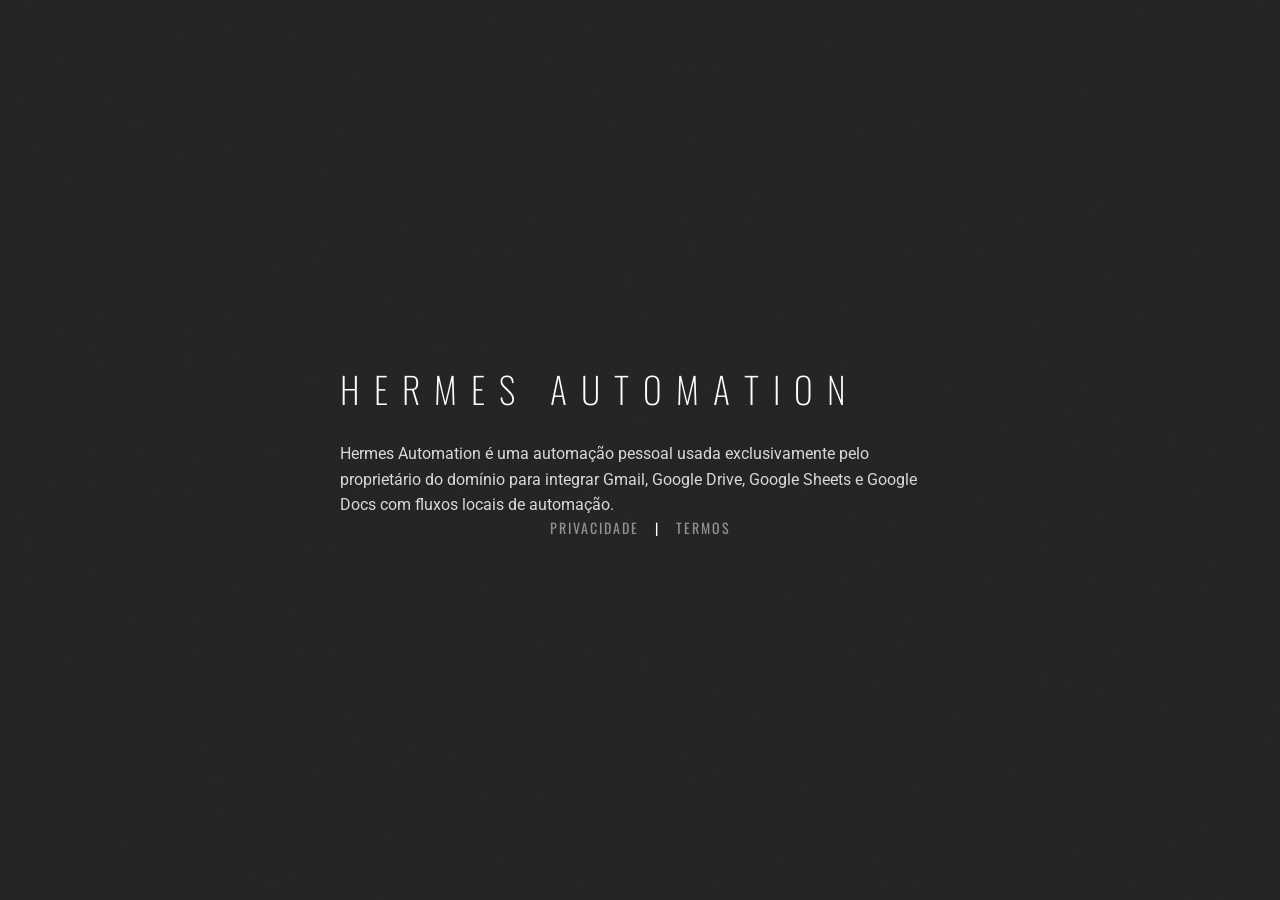
<file: hermes/index.html>
<!DOCTYPE html>
<html lang="pt-br">
<head>
    <meta charset="UTF-8">
    <meta name="viewport" content="width=device-width, initial-scale=1.0">
    <title>Hermes Automation</title>
    <link href="https://fonts.googleapis.com/css2?family=Oswald:wght@200;400&family=Roboto:wght@100;300;400;900&display=block" rel="stylesheet">
    <link rel="stylesheet" href="../tailwind-build.css">
    <link rel="stylesheet" href="../custom.css">
</head>
<body class="noise" style="display:flex; justify-content:center; align-items:center; min-height:100vh; padding: 20px;">
    <main class="w-full max-w-[600px] text-center">
        <h1 class="titulo-secao" style="margin-bottom: 25px; font-size: 36px;">Hermes Automation</h1>
        <p class="texto-corpo text-[#e3e3e3] mb-8 text-left md:text-center" style="line-height: 1.6;">
            Hermes Automation é uma automação pessoal usada exclusivamente pelo proprietário do domínio para integrar Gmail, Google Drive, Google Sheets e Google Docs com fluxos locais de automação.
        </p>
        <div class="flex gap-4 justify-center font-['Oswald'] tracking-[2px] text-sm uppercase">
            <a href="/hermes/privacy" class="text-white/50 hover:text-white transition">Privacidade</a>
            <span class="text-white/20">|</span>
            <a href="/hermes/terms" class="text-white/50 hover:text-white transition">Termos</a>
        </div>
    </main>
</body>
</html>
</file>
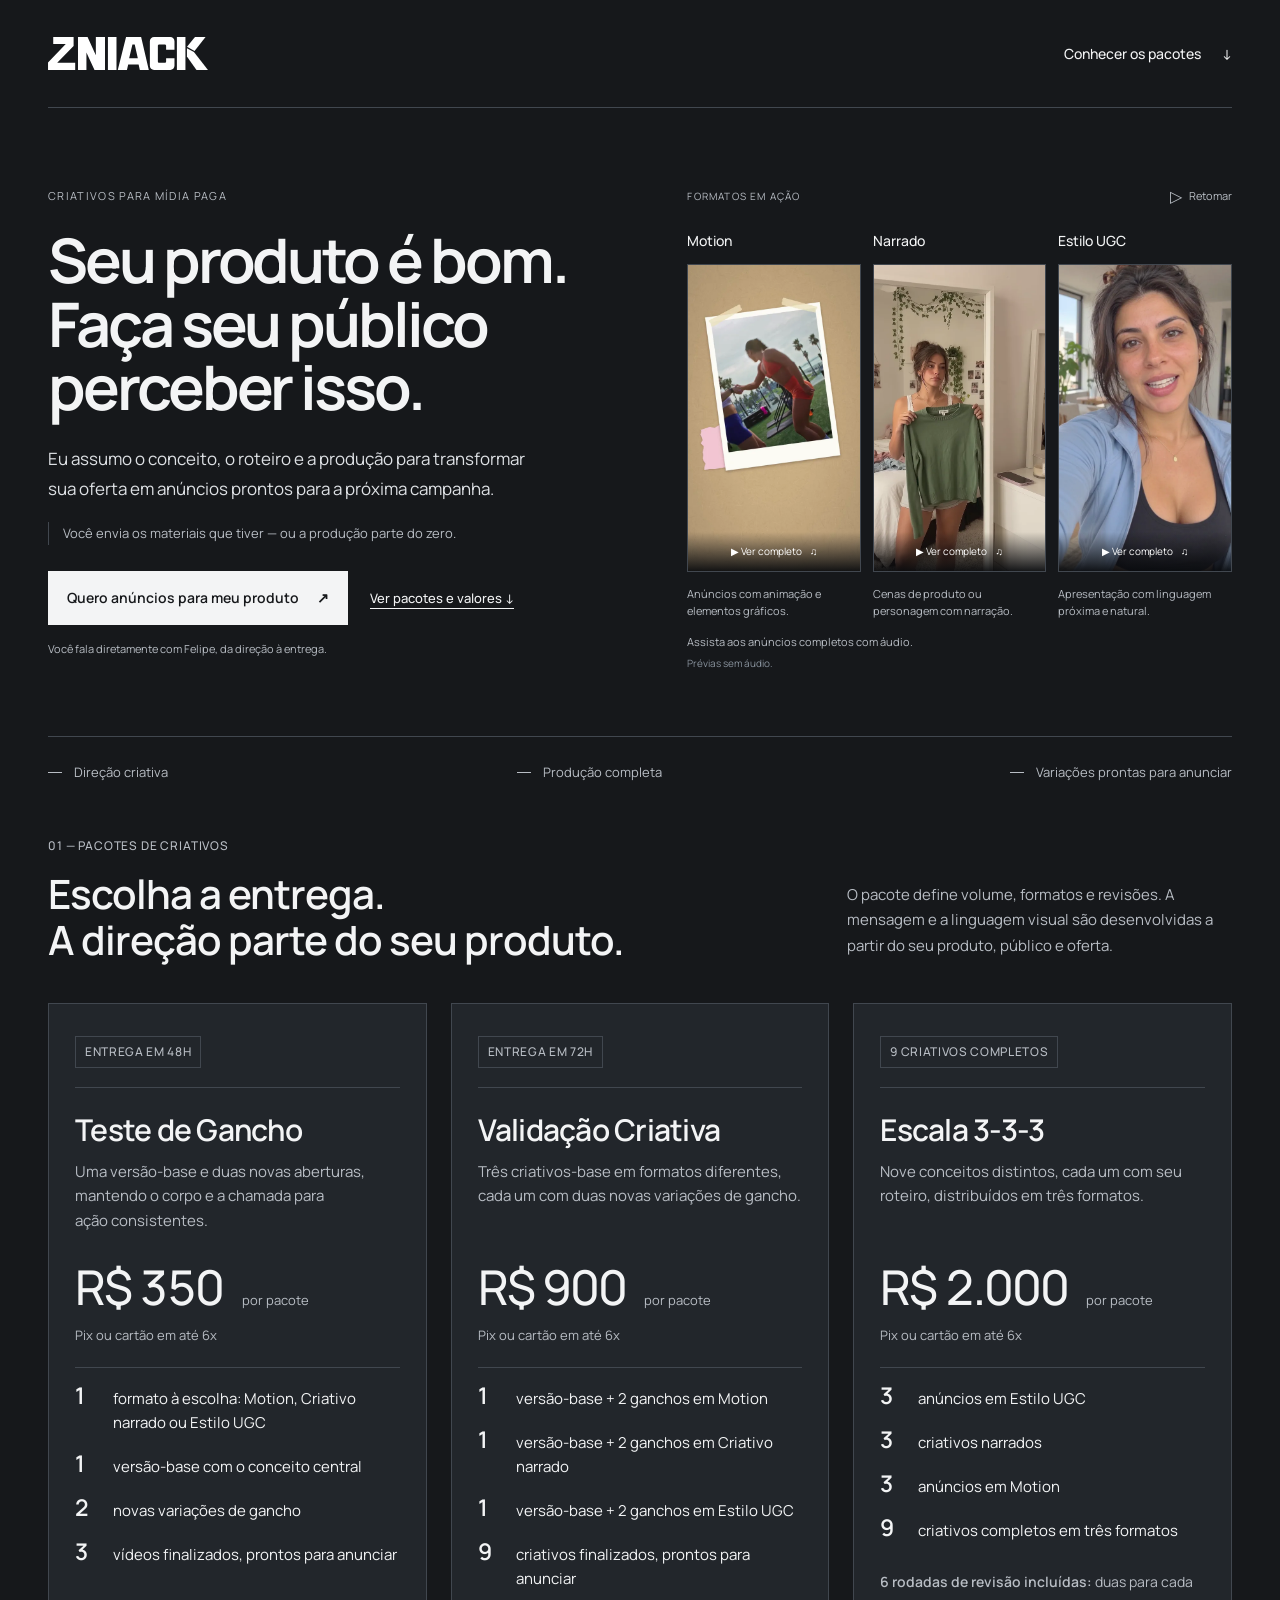
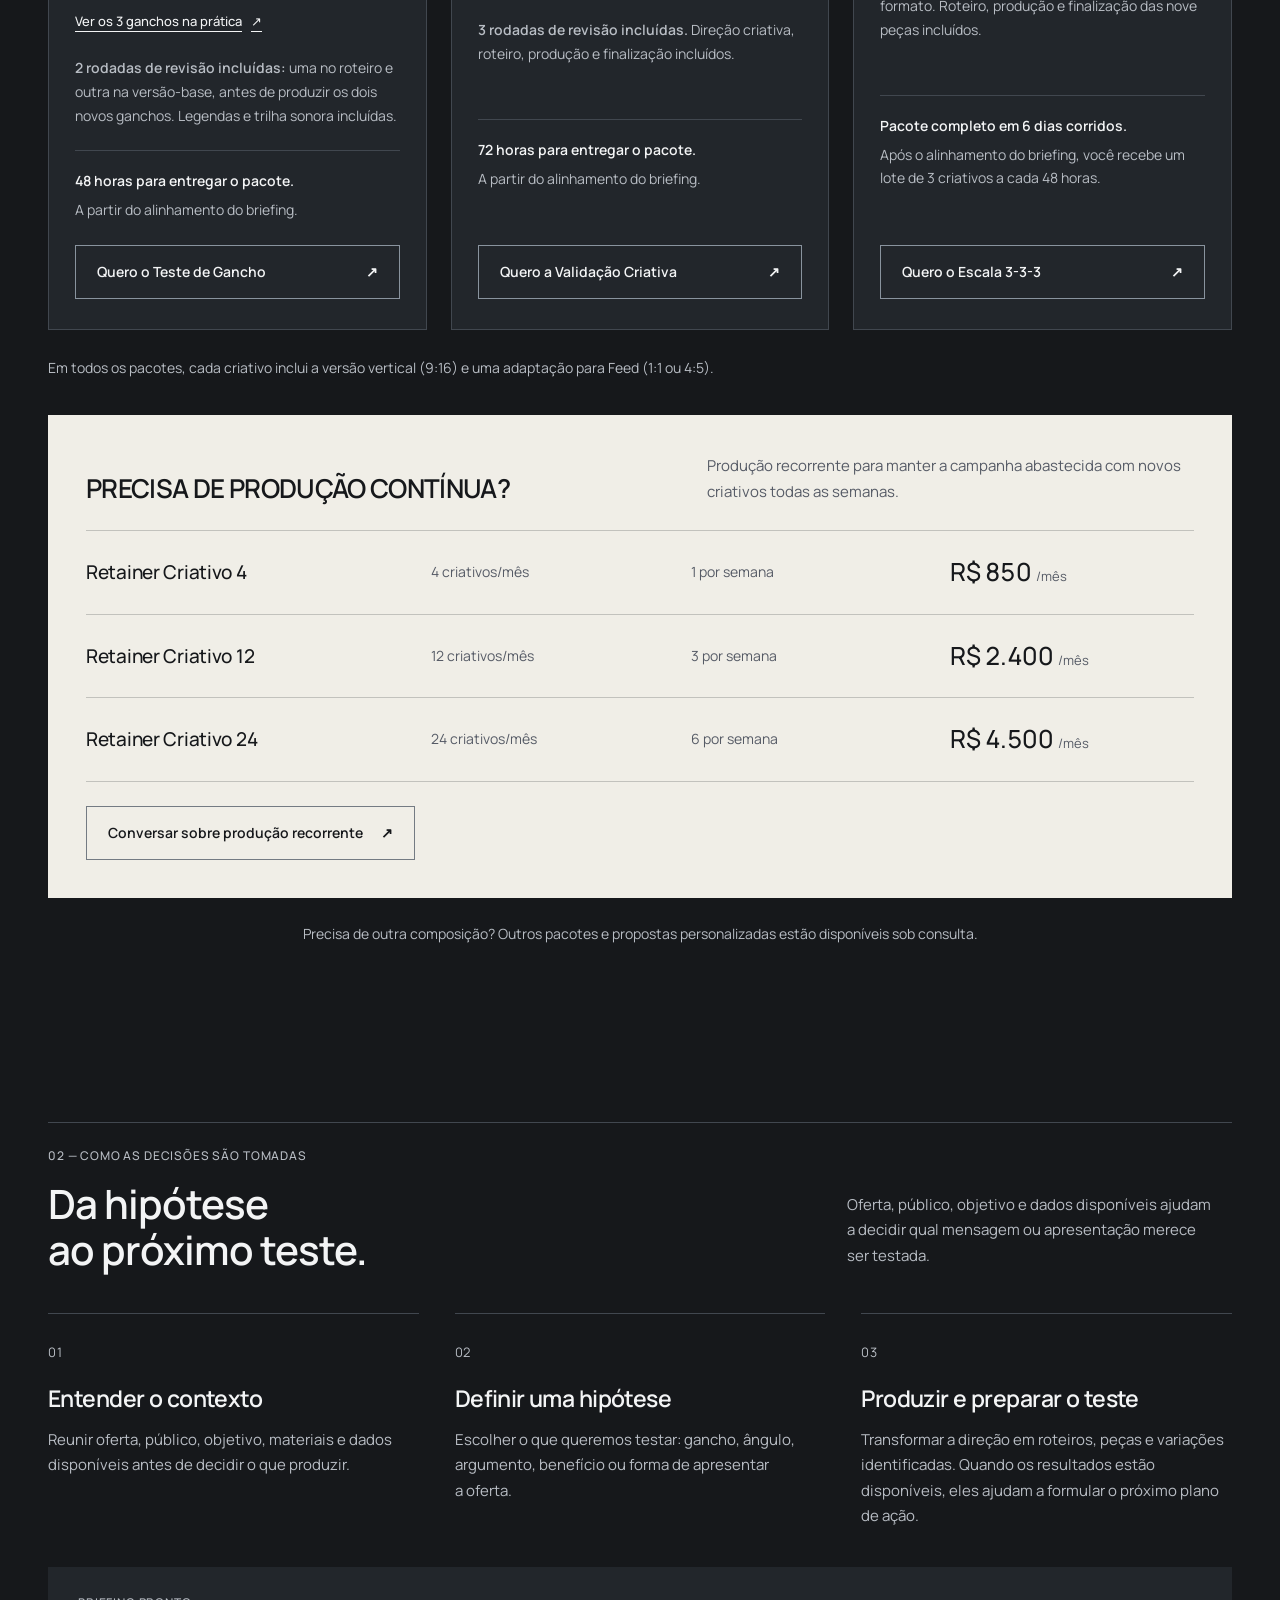
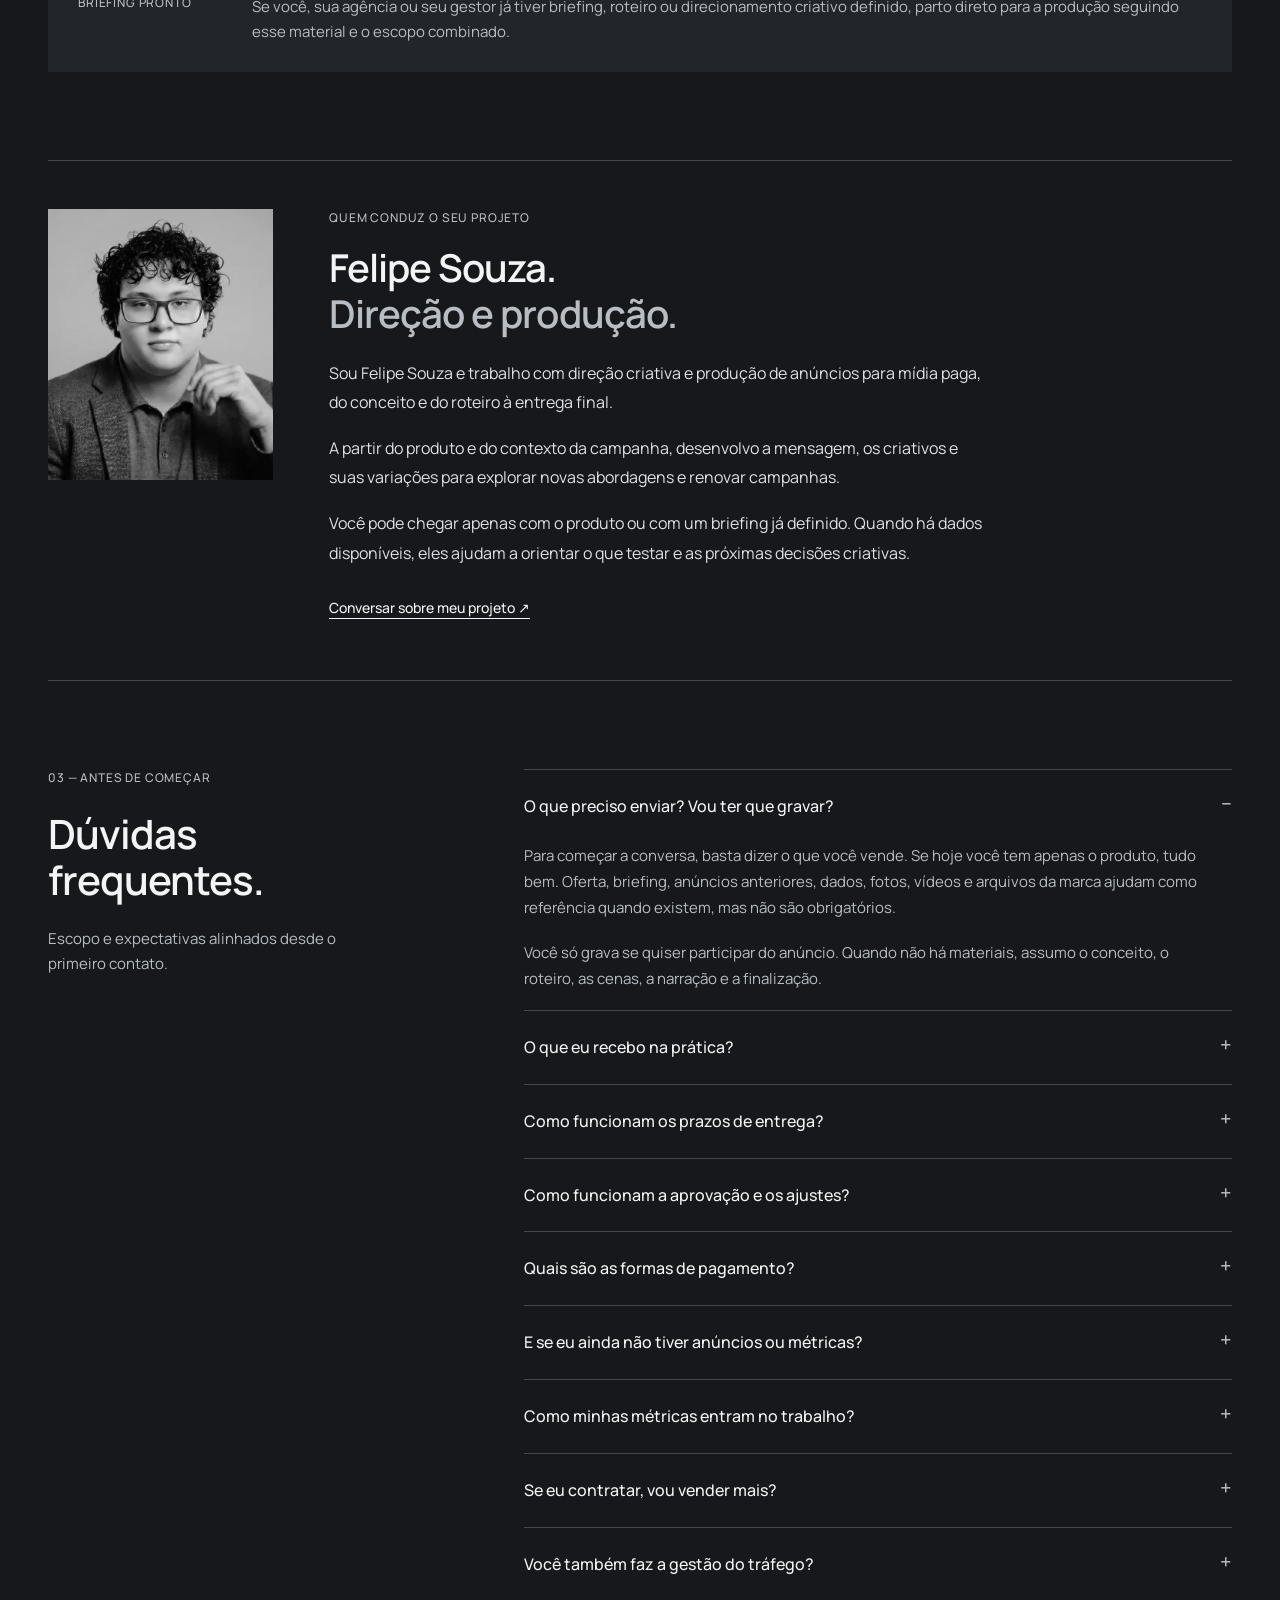
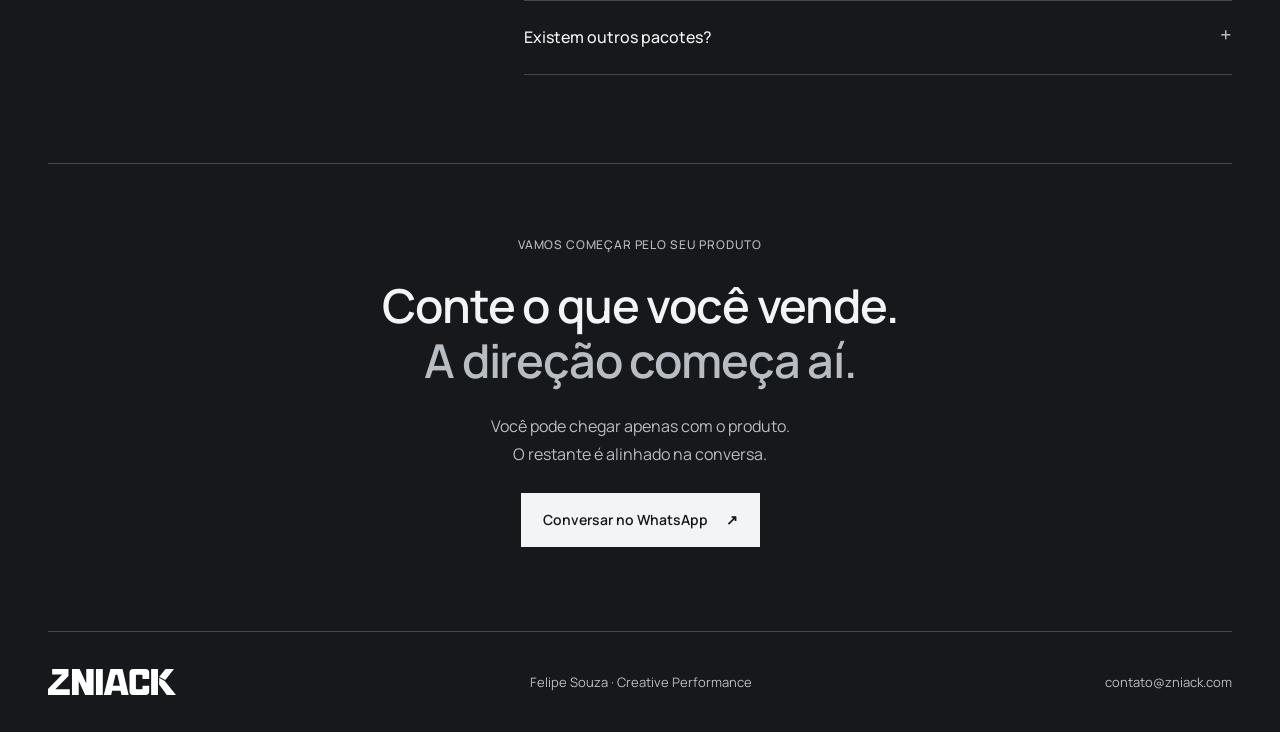
<file: moda/index.html>
<!DOCTYPE html>
<html lang="pt-BR" data-brand-direction="corte">
<head>
  <meta charset="utf-8">
  <meta name="viewport" content="width=device-width,initial-scale=1">
  <meta name="description" content="Direção criativa e produção de anúncios, do conceito e roteiro à entrega final. Conheça os pacotes de criativos para mídia paga do Zniack.">
  <title>Criativos para tráfego pago — Direção e produção | Zniack</title>
  <link rel="canonical" href="https://criativos.zniack.com/moda/">
  <meta property="og:locale" content="pt_BR">
  <meta property="og:type" content="website">
  <meta property="og:site_name" content="Zniack">
  <meta property="og:title" content="Criativos prontos para anunciar. Do conceito à entrega.">
  <meta property="og:description" content="Direção criativa e produção de anúncios para mídia paga. Conheça os pacotes e veja os criativos completos.">
  <meta property="og:url" content="https://criativos.zniack.com/moda/">
  <meta property="og:image" content="https://criativos.zniack.com/assets/compartilhamento-corte.jpg">
  <meta property="og:image:width" content="1200">
  <meta property="og:image:height" content="630">
  <meta property="og:image:alt" content="Zniack: criativos prontos para anunciar, do conceito à entrega.">
  <meta name="twitter:card" content="summary_large_image">
  <meta name="twitter:title" content="Criativos prontos para anunciar. Do conceito à entrega.">
  <meta name="twitter:description" content="Direção criativa e produção de anúncios para mídia paga.">
  <meta name="twitter:image" content="https://criativos.zniack.com/assets/compartilhamento-corte.jpg">
  <link rel="icon" href="../favicon.ico" sizes="any">
  <link rel="icon" type="image/png" href="../assets/favicon-32.png" sizes="32x32">
  <link rel="apple-touch-icon" href="../assets/apple-touch-icon.png" sizes="180x180">
  <script id="reload-top">
    (function () {
      var navigation = performance.getEntriesByType('navigation')[0];
      if (!navigation || navigation.type !== 'reload') return;
      if ('scrollRestoration' in history) history.scrollRestoration = 'manual';
      if (location.hash) history.replaceState(null, '', location.pathname + location.search);
      window.addEventListener('pageshow', function () {
        window.scrollTo({ top: 0, left: 0, behavior: 'instant' });
      }, { once: true });
      window.addEventListener('pagehide', function () {
        if ('scrollRestoration' in history) history.scrollRestoration = 'auto';
      }, { once: true });
    })();
  </script>
  <script id="motion-preview">
    if (location.hostname === '127.0.0.1' || location.hostname === 'criativos.zniack.com') {
      var motionMode = new URLSearchParams(location.search).get('motion');
      if (motionMode === 'on') document.documentElement.classList.add('motion-preview');
      if (motionMode === 'off') document.documentElement.classList.add('motion-off');
    }
  </script>
  <style id="first-paint">
    html{background:#16181b}
  </style>
  <script id="font-reveal">
    (function () {
      var root = document.documentElement;
      root.classList.add('fonts-pending');
      if (!root.classList.contains('motion-off')) root.classList.add('js-motion');
      var shown = false;
      var fallback = window.setTimeout(show, 1800);
      function show() {
        if (shown) return;
        shown = true;
        window.clearTimeout(fallback);
        root.classList.add('fonts-ready');
        root.classList.remove('fonts-pending');
        window.dispatchEvent(new Event('landing:fonts-ready'));
      }
      document.addEventListener('DOMContentLoaded', function () {
        if (!document.fonts || !document.fonts.load) return show();
        Promise.all([
          document.fonts.load('600 64px Manrope', 'Criativos prontos para anunciar'),
          document.fonts.load('400 18px Manrope', 'Seu produto é o ponto de partida')
        ]).then(show, show);
      }, { once: true });
    })();
  </script>
  <link rel="preload" href="../assets/fonts/manrope-latin.woff2" as="font" type="font/woff2" crossorigin>
  
  <link rel="stylesheet" href="../style.css?v=20260928-motion-default-1">
  <link rel="stylesheet" href="../corte.css?v=20260930-1">
  <link rel="stylesheet" href="../corte-editorial.css?v=20261004-respiro-1">
  <script src="main-local.js?v=20260930-1" defer></script>
  <script src="../sticky-cta.js?v=20260927a" defer></script>
  
<link rel="stylesheet" href="../fluxo.css?v=20261004-gancho-2">
<link rel="stylesheet" href="../vitrine.css?v=20261007-autoplay-links">
<script>document.documentElement.dataset.vitrine = "grade";</script>
<script src="../vitrine.js?v=20261007-autoplay-links" defer></script><link rel="stylesheet" href="../entrada-case.css?v=20261005-publicacao">
<link rel="stylesheet" href="../exemplo-pacote.css?v=7">
<script src="../exemplo-pacote.js?v=7" defer></script>
<link rel="stylesheet" href="../mobile-vitrine.css?v=20261007-1">
<link rel="stylesheet" href="neutra.css?v=1"><script src="neutra.js?v=1" defer></script><script id="clarity-tracking">
    if (location.hostname === 'criativos.zniack.com') {
      (function(c,l,a,r,i,t,y){
        c[a]=c[a]||function(){(c[a].q=c[a].q||[]).push(arguments)};
        t=l.createElement(r);t.async=1;t.src='https://www.clarity.ms/tag/'+i;
        y=l.getElementsByTagName(r)[0];y.parentNode.insertBefore(t,y);
      })(window, document, 'clarity', 'script', 'ypithfjqi0');
    }
  </script>
<script src="../tracking.js?v=20261004-pixel-zniack" defer></script>
</head>
<body data-application="landing">
  <a class="skip" href="#conteudo">Ir para o conteúdo</a>
  <header class="header wrap">
    <a class="logo" href="#inicio" aria-label="Zniack, início"><span class="signature-d1"><img src="../assets/zniack-d1-branco.svg" alt="Zniack" width="1754" height="361" decoding="async" fetchpriority="high"></span></a>
    <a href="#pacotes" class="header-link">Conhecer os pacotes <span aria-hidden="true">↓</span></a>
  </header>
  <main id="conteudo">
    <section id="inicio" class="hero hero-vitrine wrap">
  <div class="hero-copy">
    <p class="hero-eyebrow">CRIATIVOS PARA MÍDIA PAGA</p>
    <h1><a class="hero-title-link" href="#pacotes">Seu produto é bom.<br>Faça seu público perceber isso.</a></h1>
    <p class="lead">Eu assumo o conceito, o roteiro e a produção para transformar sua oferta em anúncios prontos para a próxima campanha.</p>
    <p class="hero-input-note">Você envia os materiais que tiver — ou a produção parte do zero.</p>
    <div class="actions"><a class="button primary" data-whatsapp="geral" href="https://wa.me/5564992907301?text=Quero%20conversar%20sobre%20os%20pacotes%20de%20criativos." target="_blank" rel="noopener noreferrer">Quero anúncios para meu produto <span aria-hidden="true">↗</span></a><a class="text-link" href="#pacotes">Ver pacotes e valores <span aria-hidden="true">↓</span></a></div>
    <p class="micro">Você fala diretamente com Felipe, da direção à entrega.</p>
  </div>
  <div class="hero-showcase" aria-label="Exemplos de criativos"><div class="showcase-grid"><div class="showcase-grid-heading"><p class="showcase-kicker">FORMATOS EM AÇÃO</p><button type="button" class="showcase-pause" data-grid-pause aria-pressed="false" aria-label="Pausar prévias"><span aria-hidden="true">Ⅱ</span><span class="showcase-pause-text">Pausar</span></button></div><div class="showcase-cards"><figure class="showcase-card"><figcaption><a href="#pacotes">Motion</a></figcaption><button type="button" class="showcase-card-film" data-open-ad="motion" aria-label="Assistir anúncio completo de Motion com áudio"><img src="media/motion-capa.webp" width="540" height="960" decoding="async" loading="eager" alt="Capa do exemplo de Motion"><video muted playsinline loop preload="none" data-grid-video="motion" data-src="media/motion-previa.mp4" aria-hidden="true" tabindex="-1"></video><span class="ad-watch">▶ Ver completo <span aria-hidden="true">♫</span></span></button><p>Anúncios com animação e elementos gráficos.</p></figure><figure class="showcase-card"><figcaption><a href="#pacotes">Narrado</a></figcaption><button type="button" class="showcase-card-film" data-open-ad="narrado" aria-label="Assistir anúncio completo de Narrado com áudio"><img src="media/narrado-capa.webp" width="540" height="960" decoding="async" loading="eager" alt="Capa do exemplo de Narrado"><video muted playsinline loop preload="none" data-grid-video="narrado" data-src="media/narrado-previa.mp4" aria-hidden="true" tabindex="-1"></video><span class="ad-watch">▶ Ver completo <span aria-hidden="true">♫</span></span></button><p>Cenas de produto ou personagem com narração.</p></figure><figure class="showcase-card"><figcaption><a href="#pacotes">Estilo UGC</a></figcaption><button type="button" class="showcase-card-film" data-open-ad="ugc" aria-label="Assistir anúncio completo de Estilo UGC com áudio"><img src="media/ugc-capa.webp" width="540" height="960" decoding="async" loading="eager" alt="Capa do exemplo de Estilo UGC"><video muted playsinline loop preload="none" data-grid-video="ugc" data-src="media/ugc-previa.mp4" aria-hidden="true" tabindex="-1"></video><span class="ad-watch">▶ Ver completo <span aria-hidden="true">♫</span></span></button><p>Apresentação com linguagem próxima e natural.</p></figure></div></div><p class="showcase-caption">Assista aos anúncios completos com áudio.<span>Prévias sem áudio.</span></p></div>
</section>

    <div class="principles wrap"><a href="#pacotes"><span>Direção criativa</span></a><a href="#pacotes"><span>Produção completa</span></a><a href="#pacotes"><span>Variações prontas para anunciar</span></a></div>

    <section id="pacotes" class="section wrap">
 <div class="section-head"><div><p class="eyebrow">01 — PACOTES DE CRIATIVOS</p><h2>Escolha a entrega.<br>A direção parte do seu produto.</h2></div><p>O pacote define volume, formatos e revisões. A mensagem e a linguagem visual são desenvolvidas a partir do seu produto, público e oferta.</p></div>
 <div class="package-grid all-packages"><article class="package featured">
            <div class="package-top"><span class="tag muted">ENTREGA EM 48H</span></div>
            <h3>Teste de Gancho</h3><p class="package-intro">Uma versão-base e duas novas aberturas, mantendo o corpo e a chamada para ação consistentes.</p>
            <div class="price">R$ 350 <span>por pacote</span><small>Pix ou cartão em até 6x</small></div>
            <ul class="deliverables"><li><b>1</b><span>formato à escolha: Motion, Criativo narrado ou Estilo UGC</span></li><li><b>1</b><span>versão-base com o conceito central</span></li><li><b>2</b><span>novas variações de gancho</span></li><li><b>3</b><span>vídeos finalizados, prontos para anunciar</span></li></ul>
            <a class="text-link hook-demo-trigger" href="../case-teste-gancho/index.html" data-open-hook-demo aria-haspopup="dialog" aria-controls="exemplos">Ver os 3 ganchos na prática <span aria-hidden="true">↗</span></a>
            <p class="package-detail"><strong>2 rodadas de revisão incluídas:</strong> uma no roteiro e outra na versão-base, antes de produzir os dois novos ganchos. Legendas e trilha sonora incluídas.</p>
            <p class="deadline"><strong>48 horas para entregar o pacote.</strong> A partir do alinhamento do briefing.</p>
            <a class="button secondary" data-whatsapp="teste" href="https://wa.me/5564992907301?text=Quero%20conversar%20sobre%20o%20Teste%20de%20Gancho%20de%20R%24%20350." target="_blank" rel="noopener noreferrer">Quero o Teste de Gancho <span aria-hidden="true">↗</span></a>
          </article>
        <article class="package" id="outros-pacotes">
          <div class="package-top"><span class="tag muted">ENTREGA EM 72H</span></div>
          <h3>Validação Criativa</h3><p class="package-intro">Três criativos-base em formatos diferentes, cada um com duas novas variações de gancho.</p>
          <div class="price">R$ 900 <span>por pacote</span><small>Pix ou cartão em até 6x</small></div>
          <ul class="deliverables"><li><b>1</b><span>versão-base + 2 ganchos em Motion</span></li><li><b>1</b><span>versão-base + 2 ganchos em Criativo narrado</span></li><li><b>1</b><span>versão-base + 2 ganchos em Estilo UGC</span></li><li><b>9</b><span>criativos finalizados, prontos para anunciar</span></li></ul>
          <p class="package-detail"><strong>3 rodadas de revisão incluídas.</strong> Direção criativa, roteiro, produção e finalização incluídos.</p>
          <p class="deadline"><strong>72 horas para entregar o pacote.</strong> A partir do alinhamento do briefing.</p>
          <a class="button secondary" data-whatsapp="validacao" href="https://wa.me/5564992907301?text=Quero%20conversar%20sobre%20o%20pacote%20Valida%C3%A7%C3%A3o%20Criativa%20de%20R%24%20900%20com%209%20criativos." target="_blank" rel="noopener noreferrer">Quero a Validação Criativa <span aria-hidden="true">↗</span></a>
        </article>
        <article class="package">
          <div class="package-top"><span class="tag muted">9 CRIATIVOS COMPLETOS</span></div>
          <h3>Escala 3-3-3</h3><p class="package-intro">Nove conceitos distintos, cada um com seu roteiro, distribuídos em três formatos.</p>
          <div class="price">R$ 2.000 <span>por pacote</span><small>Pix ou cartão em até 6x</small></div>
          <ul class="deliverables"><li><b>3</b><span>anúncios em Estilo UGC</span></li><li><b>3</b><span>criativos narrados</span></li><li><b>3</b><span>anúncios em Motion</span></li><li><b>9</b><span>criativos completos em três formatos</span></li></ul>
          <p class="package-detail"><strong>6 rodadas de revisão incluídas:</strong> duas para cada formato. Roteiro, produção e finalização das nove peças incluídos.</p>
          <p class="deadline"><strong>Pacote completo em 6 dias corridos.</strong> Após o alinhamento do briefing, você recebe um lote de 3 criativos a cada 48 horas.</p>
          <a class="button secondary" data-whatsapp="escala" href="https://wa.me/5564992907301?text=Quero%20conversar%20sobre%20o%20Escala%203-3-3%20de%20R%24%202.000." target="_blank" rel="noopener noreferrer">Quero o Escala 3-3-3 <span aria-hidden="true">↗</span></a>
        </article>
      </div>
<p class="delivery-note">Em todos os pacotes, cada criativo inclui a versão vertical (9:16) e uma adaptação para Feed (1:1 ou 4:5).</p>
      <section class="retainer" aria-labelledby="retainer-title">
        <div class="retainer-head">
          <div><h3 id="retainer-title">PRECISA DE PRODUÇÃO CONTÍNUA?</h3></div>
          <p>Produção recorrente para manter a campanha abastecida com novos criativos todas as semanas.</p>
        </div>
        <div class="retainer-options" aria-label="Opções de produção recorrente">
          <div class="retainer-option"><h4>Retainer Criativo 4</h4><span>4 criativos/mês</span><span>1 por semana</span><strong>R$ 850 <small>/mês</small></strong></div>
          <div class="retainer-option"><h4>Retainer Criativo 12</h4><span>12 criativos/mês</span><span>3 por semana</span><strong>R$ 2.400 <small>/mês</small></strong></div>
          <div class="retainer-option"><h4>Retainer Criativo 24</h4><span>24 criativos/mês</span><span>6 por semana</span><strong>R$ 4.500 <small>/mês</small></strong></div>
        </div>
        <a class="button secondary" data-whatsapp="retainer" href="https://wa.me/5564992907301?text=Quero%20conversar%20sobre%20produ%C3%A7%C3%A3o%20recorrente%20de%20criativos." target="_blank" rel="noopener noreferrer">Conversar sobre produção recorrente <span aria-hidden="true">↗</span></a>
      </section>
      <p class="scope-note">Precisa de outra composição? Outros pacotes e propostas personalizadas estão disponíveis sob consulta.</p>
    </section><section id="metodo" class="section wrap">
      <div class="section-head"><div><p class="eyebrow">02 — COMO AS DECISÕES SÃO TOMADAS</p><h2>Da hipótese<br>ao próximo teste.</h2></div><p>Oferta, público, objetivo e dados disponíveis ajudam a decidir qual mensagem ou apresentação merece ser testada.</p></div>
      <div class="method-grid"><article><span class="step">01</span><h3>Entender o contexto</h3><p>Reunir oferta, público, objetivo, materiais e dados disponíveis antes de decidir o que produzir.</p></article><article><span class="step">02</span><h3>Definir uma hipótese</h3><p>Escolher o que queremos testar: gancho, ângulo, argumento, benefício ou forma de apresentar a oferta.</p></article><article><span class="step">03</span><h3>Produzir e preparar o teste</h3><p>Transformar a direção em roteiros, peças e variações identificadas. Quando os resultados estão disponíveis, eles ajudam a formular o próximo plano de ação.</p></article></div>
      <div class="insight"><span class="tiny">BRIEFING PRONTO</span><p>Se você, sua agência ou seu gestor já tiver briefing, roteiro ou direcionamento criativo definido, parto direto para a produção seguindo esse material e o escopo combinado.</p></div>
    </section><section class="about wrap"><img src="../assets/felipe.webp" alt="Felipe Souza, responsável pelo Zniack" width="600" height="722" loading="lazy"><div><p class="eyebrow">QUEM CONDUZ O SEU PROJETO</p><h2>Felipe Souza.<br><span>Direção e produção.</span></h2><p>Sou Felipe Souza e trabalho com direção criativa e produção de anúncios para mídia paga, do conceito e do roteiro à entrega final.</p><p>A partir do produto e do contexto da campanha, desenvolvo a mensagem, os criativos e suas variações para explorar novas abordagens e renovar campanhas.</p><p>Você pode chegar apenas com o produto ou com um briefing já definido. Quando há dados disponíveis, eles ajudam a orientar o que testar e as próximas decisões criativas.</p><a class="text-link" data-whatsapp="geral" href="https://wa.me/5564992907301?text=Quero%20conversar%20sobre%20os%20pacotes%20de%20criativos." target="_blank" rel="noopener noreferrer">Conversar sobre meu projeto ↗</a></div></section>

    <section id="duvidas" class="section wrap faq-section">
      <div><p class="eyebrow">03 — ANTES DE COMEÇAR</p><h2>Dúvidas<br> frequentes.</h2><p>Escopo e expectativas alinhados desde o primeiro contato.</p></div>
      <div class="faq-list">
        <details open><summary>O que preciso enviar? Vou ter que gravar?</summary><p>Para começar a conversa, basta dizer o que você vende. Se hoje você tem apenas o produto, tudo bem. Oferta, briefing, anúncios anteriores, dados, fotos, vídeos e arquivos da marca ajudam como referência quando existem, mas não são obrigatórios.</p><p>Você só grava se quiser participar do anúncio. Quando não há materiais, assumo o conceito, o roteiro, as cenas, a narração e a finalização.</p></details>
        <details><summary>O que eu recebo na prática?</summary><p>Os criativos finalizados, prontos para uso no escopo acordado. Os vídeos incluem edição, legendas e trilha sonora. No Teste de Gancho, são três criativos no formato escolhido: uma versão-base e duas variações de gancho. Na Validação Criativa, são nove criativos: Motion, Criativo narrado e Estilo UGC, cada um com uma versão-base e duas variações de gancho. No Escala 3-3-3, são nove conceitos completos e distintos distribuídos nesses três formatos.</p><p>Cada conceito é entregue em 9:16 e em uma adaptação para Feed (1:1 ou 4:5, conforme a necessidade da campanha). As quantidades dos pacotes se referem aos criativos, não ao total de arquivos exportados. Outras proporções ou adaptações especiais podem ser orçadas separadamente.</p><p>Sou responsável por garantir os direitos de uso dos elementos utilizados na produção para o escopo acordado. A documentação de licença de uso das trilhas sonoras acompanha a entrega.</p></details>
        <details><summary>Como funcionam os prazos de entrega?</summary><p>O prazo começa no alinhamento do briefing: 48 horas no Teste de Gancho e 72 horas na Validação Criativa. No Escala 3-3-3, a entrega completa leva 6 dias corridos, em lotes de 3 criativos a cada 48 horas. Nos Retainers Criativos, combinamos os dias de entrega no fechamento, conforme a frequência semanal escolhida.</p><p>O tempo aguardando suas respostas ou aprovações não entra na contagem. Mudanças de escopo têm prazo combinado antes da execução.</p></details>
        <details><summary>Como funcionam a aprovação e os ajustes?</summary><p>O Teste de Gancho inclui duas rodadas de revisão: a primeira para validar o roteiro; a segunda após a produção da versão-base. Com essa base aprovada, produzo as duas novas variações de gancho.</p><p>A Validação Criativa inclui três rodadas de revisão. O Escala 3-3-3 inclui seis rodadas: duas para cada formato — Estilo UGC, Criativo narrado e Motion. Em cada grupo, uma rodada valida os roteiros ou a estrutura e outra valida a produção. São duas rodadas por grupo, não por peça.</p><p>Você reúne os ajustes de cada etapa em um retorno. Mudanças de conceito após aprovação ou entregas adicionais são combinadas separadamente.</p></details>
        <details><summary>Quais são as formas de pagamento?</summary><p>Pix ou cartão de crédito, com parcelamento em até 6x. As condições são confirmadas no fechamento.</p></details>
        <details><summary>E se eu ainda não tiver anúncios ou métricas?</summary><p>Começamos pelo produto e pelo contexto que você já conhece. Público, oferta e primeira direção criativa podem ser alinhados na conversa. Quando não há histórico de campanha, a produção parte de uma hipótese inicial.</p></details>
        <details><summary>Como minhas métricas entram no trabalho?</summary><p>Elas ajudam a formular e priorizar hipóteses criativas: qual mensagem explorar, o que manter e qual variação testar. Analiso os números em relação ao objetivo e ao histórico da campanha. Um indicador isolado não explica sozinho o desempenho.</p><p>A produção parte dessa direção. Análises posteriores e ciclos contínuos de acompanhamento são definidos na proposta.</p></details>
        <details><summary>Se eu contratar, vou vender mais?</summary><p>O trabalho busca melhorar a forma de apresentar sua oferta e criar novas possibilidades de teste. Vendas também dependem do produto, preço, público, investimento, página de destino e atendimento, por isso nenhum pacote garante aumento de vendas. No Escala 3-3-3, o nome se refere ao volume de criativos produzidos.</p><p>Assumo a responsabilidade pela direção e execução criativa dentro do escopo contratado. Se a gestão de tráfego também for contratada, atuo nas decisões de campanha definidas na proposta.</p></details>
        <details><summary>Você também faz a gestão do tráfego?</summary><p>Sim, sob consulta. Conversamos sobre sua necessidade e definimos o escopo na proposta.</p></details>
        <details><summary>Existem outros pacotes?</summary><p>Sim. Teste de Gancho, Validação Criativa e Escala 3-3-3 são os pacotes de entrega pontual apresentados na página. Para produção contínua, há também os Retainers Criativos. Outros pacotes e propostas personalizadas estão disponíveis sob consulta, conforme sua oferta, os formatos necessários e o momento da campanha.</p></details>
      </div>
    </section>
    <section class="closing wrap"><p class="eyebrow">VAMOS COMEÇAR PELO SEU PRODUTO</p><h2>Conte o que você vende.<br><span>A direção começa aí.</span></h2><p>Você pode chegar apenas com o produto.<br>O restante é alinhado na conversa.</p><a class="button primary" data-whatsapp="geral" href="https://wa.me/5564992907301?text=Quero%20conversar%20sobre%20os%20pacotes%20de%20criativos." target="_blank" rel="noopener noreferrer">Conversar no WhatsApp <span aria-hidden="true">↗</span></a></section>
  </main>
  <dialog id="exemplos" class="hook-demo-dialog examples-section" aria-labelledby="hook-demo-title">
    <div class="hook-demo-bar"><button type="button" class="hook-demo-close" data-close-hook-demo autofocus aria-label="Fechar comparação de ganchos">Fechar <span aria-hidden="true">×</span></button></div>
<article class="featured-demo" aria-labelledby="hook-demo-title">
            <div class="featured-demo-copy"><p class="eyebrow">TESTE DE GANCHO</p><h3 id="hook-demo-title">Uma base.<br>Duas novas aberturas.</h3><p>Compare as três aberturas. O corpo do vídeo e a chamada para ação permanecem iguais.</p>
            <a class="text-link case-demo-link" href="../case-teste-gancho/index.html">Ver o case completo <span aria-hidden="true">↗</span></a>
            <div class="segment-controls">
              <div class="timeline" aria-label="Estrutura mantida entre os três arquivos"><span>GANCHO VARIA</span><span>CORPO MANTIDO</span><span>CTA MANTIDO</span></div>
            </div>
            </div>
            <div class="demo-panel">
              <div class="variant-picker" role="group" aria-label="Escolher versão do Teste de Gancho">
                <button type="button" data-variant="a" aria-pressed="true">Gancho A</button><button type="button" data-variant="b" aria-pressed="false">Gancho B</button><button type="button" data-variant="c" aria-pressed="false">Gancho C</button>
              </div>
              <div class="video-stage" id="video-stage">
                <video id="creative-video" playsinline preload="none" poster="../media/gancho-a-first.webp?v=20260927-final-crf20" aria-label="Criativo completo, Gancho A" aria-hidden="true"></video>
                <button id="video-play" class="video-play" type="button" aria-label="Reproduzir Gancho A"><span class="video-play-icon" aria-hidden="true">▶</span></button>
                <p id="video-status" class="video-status" role="status" hidden></p>
              </div>
              <div class="variant-content" aria-live="polite" aria-atomic="true"><span id="variant-label" class="tiny">GANCHO A · CONTRASTE · VALOR PERCEBIDO</span></div>
            </div>

        </article>
  </dialog>

  <div class="sticky-cta" id="sticky-cta" hidden><p><strong>Fale direto com Felipe</strong>Pacotes a partir de R$ 350</p><a class="button primary" data-whatsapp="geral" href="https://wa.me/5564992907301?text=Quero%20conversar%20sobre%20os%20pacotes%20de%20criativos." target="_blank" rel="noopener noreferrer">WhatsApp <span aria-hidden="true">↗</span></a></div>
  <footer class="wrap footer"><a class="logo" href="#inicio" aria-label="Zniack, início"><span class="signature-d1"><img src="../assets/zniack-d1-branco.svg" alt="Zniack" width="1754" height="361" decoding="async" loading="lazy"></span></a><span>Felipe Souza · Creative Performance</span><a href="mailto:contato@zniack.com">contato@zniack.com</a></footer>
<dialog id="ad-dialog" aria-labelledby="ad-title"><header class="ad-dialog-top"><h2 id="ad-title">Anúncio completo</h2><button type="button" data-close-ad aria-label="Fechar anúncio">Fechar ×</button></header><video id="ad-full-video" controls playsinline preload="none" aria-label="Anúncio completo com áudio"></video><p id="ad-status" role="status" hidden></p><footer class="ad-dialog-bottom"><a class="button secondary" href="#pacotes" data-ad-packages>Ver pacotes e valores <span aria-hidden="true">↓</span></a></footer></dialog></body>
</html>
</file>
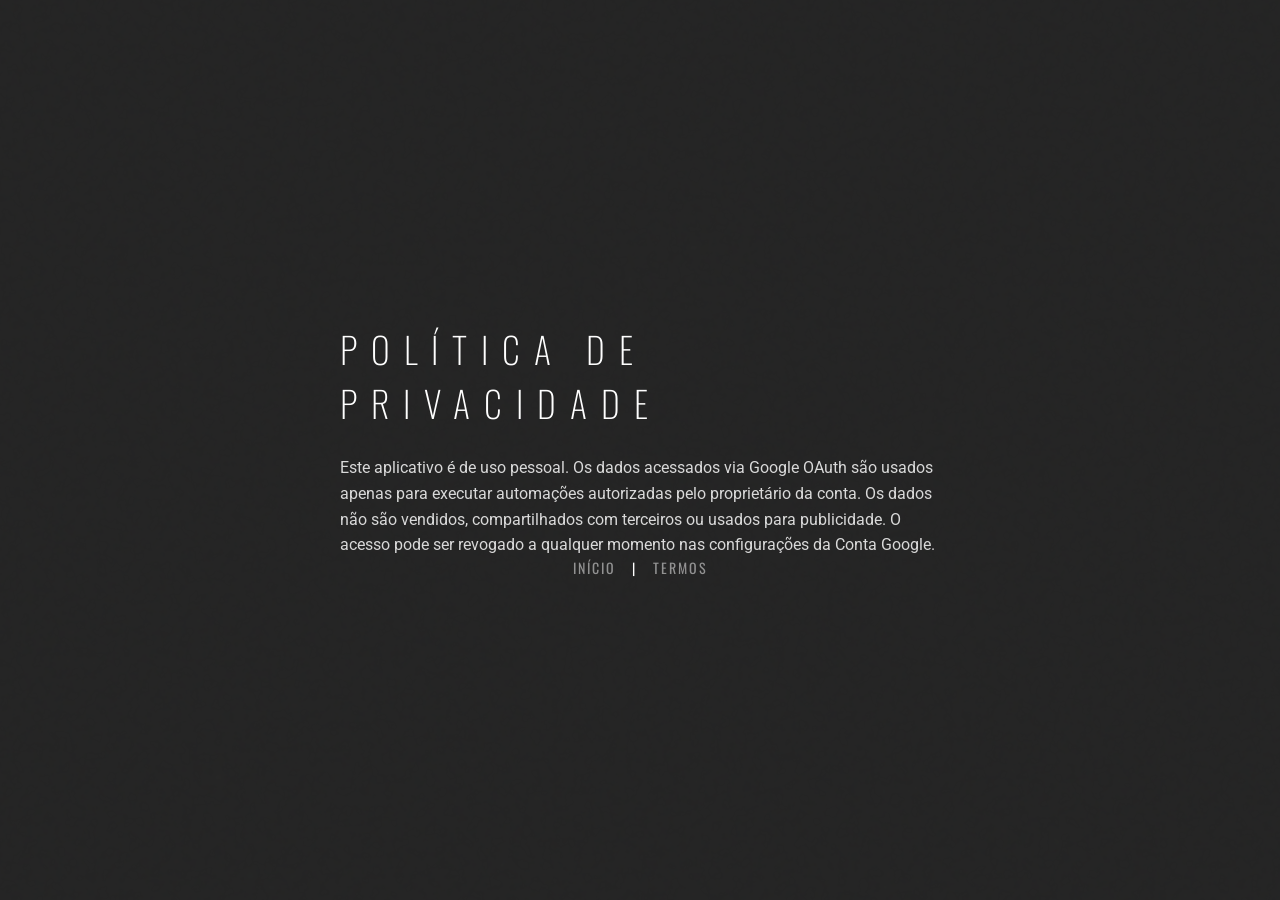
<file: hermes/privacy/index.html>
<!DOCTYPE html>
<html lang="pt-br">
<head>
    <meta charset="UTF-8">
    <meta name="viewport" content="width=device-width, initial-scale=1.0">
    <title>Privacidade - Hermes Automation</title>
    <link href="https://fonts.googleapis.com/css2?family=Oswald:wght@200;400&family=Roboto:wght@100;300;400;900&display=block" rel="stylesheet">
    <link rel="stylesheet" href="../../tailwind-build.css">
    <link rel="stylesheet" href="../../custom.css">
</head>
<body class="noise" style="display:flex; justify-content:center; align-items:center; min-height:100vh; padding: 20px;">
    <main class="w-full max-w-[600px] text-center">
        <h1 class="titulo-secao" style="margin-bottom: 25px; font-size: 36px;">Política de Privacidade</h1>
        <p class="texto-corpo text-[#e3e3e3] mb-8 text-left md:text-center" style="line-height: 1.6;">
            Este aplicativo é de uso pessoal. Os dados acessados via Google OAuth são usados apenas para executar automações autorizadas pelo proprietário da conta. Os dados não são vendidos, compartilhados com terceiros ou usados para publicidade. O acesso pode ser revogado a qualquer momento nas configurações da Conta Google.
        </p>
        <div class="flex gap-4 justify-center font-['Oswald'] tracking-[2px] text-sm uppercase">
            <a href="/hermes" class="text-white/50 hover:text-white transition">Início</a>
            <span class="text-white/20">|</span>
            <a href="/hermes/terms" class="text-white/50 hover:text-white transition">Termos</a>
        </div>
    </main>
</body>
</html>
</file>
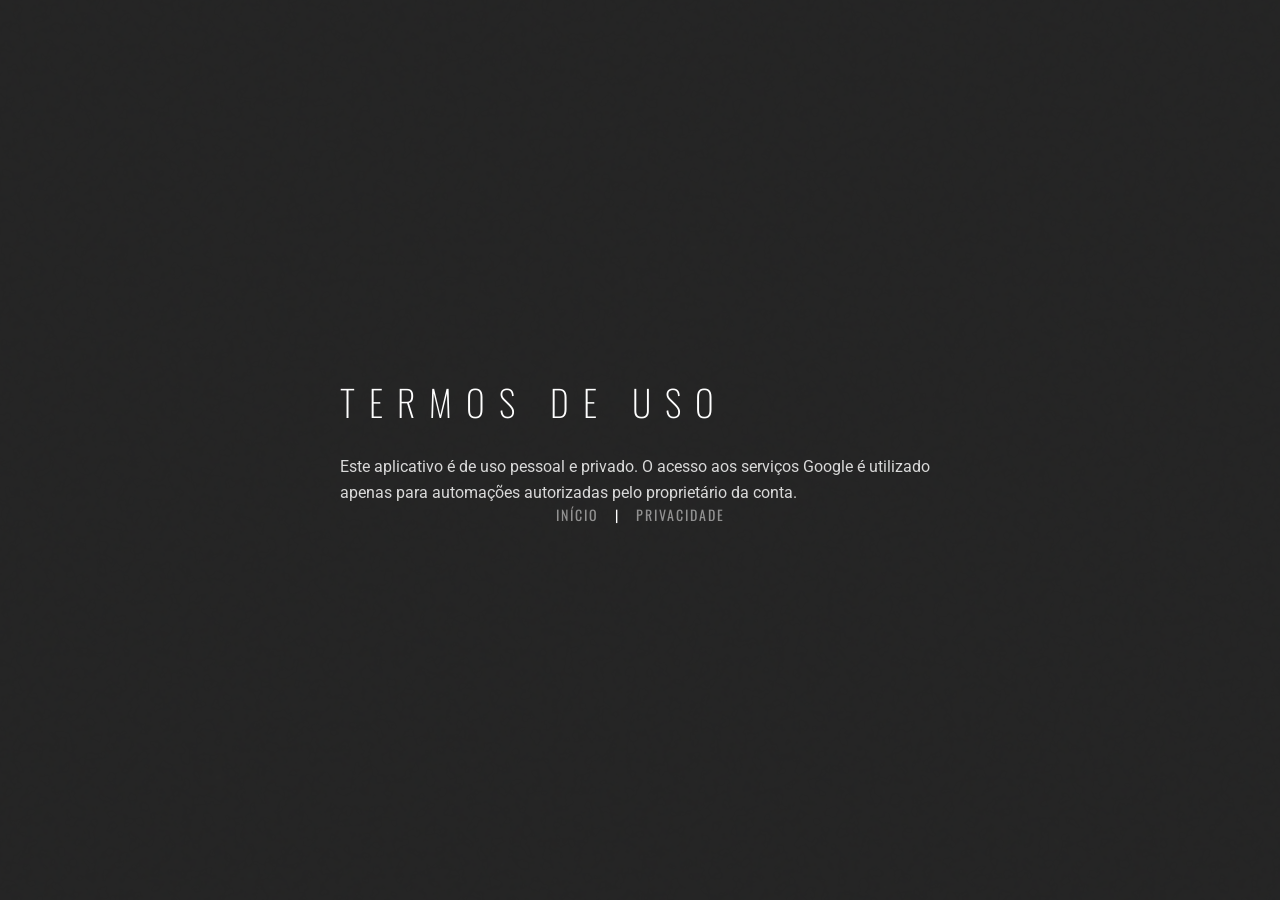
<file: hermes/terms/index.html>
<!DOCTYPE html>
<html lang="pt-br">
<head>
    <meta charset="UTF-8">
    <meta name="viewport" content="width=device-width, initial-scale=1.0">
    <title>Termos de Uso - Hermes Automation</title>
    <link href="https://fonts.googleapis.com/css2?family=Oswald:wght@200;400&family=Roboto:wght@100;300;400;900&display=block" rel="stylesheet">
    <link rel="stylesheet" href="../../tailwind-build.css">
    <link rel="stylesheet" href="../../custom.css">
</head>
<body class="noise" style="display:flex; justify-content:center; align-items:center; min-height:100vh; padding: 20px;">
    <main class="w-full max-w-[600px] text-center">
        <h1 class="titulo-secao" style="margin-bottom: 25px; font-size: 36px;">Termos de Uso</h1>
        <p class="texto-corpo text-[#e3e3e3] mb-8 text-left md:text-center" style="line-height: 1.6;">
            Este aplicativo é de uso pessoal e privado. O acesso aos serviços Google é utilizado apenas para automações autorizadas pelo proprietário da conta.
        </p>
        <div class="flex gap-4 justify-center font-['Oswald'] tracking-[2px] text-sm uppercase">
            <a href="/hermes" class="text-white/50 hover:text-white transition">Início</a>
            <span class="text-white/20">|</span>
            <a href="/hermes/privacy" class="text-white/50 hover:text-white transition">Privacidade</a>
        </div>
    </main>
</body>
</html>
</file>
<file: custom.css>
@font-face {
            font-family: 'Skyer';
            src: url('skyer.otf') format('opentype');
            font-weight: normal;
            font-style: normal;
            font-display: swap;
        }

        :root {
            --bg-color: #252525;
            --text-main: #d9d9d9;
            --text-light: #f3f3f3;
            --text-sub: #e3e3e3;
        }

        .plyr__poster {
            background-size: cover !important;
            background-position: center !important;
        }

        .plyr__control--overlaid {
            display: none !important;
        }

        body,
        html {
            margin: 0;
            padding: 0;
            background-color: var(--bg-color);
            color: white;
            font-family: 'Roboto', sans-serif;
            overflow-x: hidden;
            scroll-behavior: smooth;
            position: relative;
        }

        .noise::after {
            content: "";
            position: fixed;
            top: -50%;
            left: -50%;
            width: 200%;
            height: 200%;
            background-image: url("data:image/svg+xml,%3Csvg viewBox='0 0 200 200' xmlns='http://www.w3.org/2000/svg'%3E%3Cfilter id='noiseFilter'%3E%3CfeTurbulence type='fractalNoise' baseFrequency='0.85' numOctaves='3' stitchTiles='stitch'/%3E%3C/filter%3E%3Crect width='100%25' height='100%25' filter='url(%23noiseFilter)'/%3E%3C/svg%3E");
            opacity: 0.01;
            pointer-events: none;
            z-index: 9998;
            animation: noiseAnim 0.2s steps(2) infinite;
            will-change: transform;
            transform-style: preserve-3d;
        }

        @keyframes noiseAnim {
            0% {
                transform: translate(0, 0);
            }

            20% {
                transform: translate(1%, 1%);
            }

            40% {
                transform: translate(2%, -1%);
            }

            60% {
                transform: translate(1%, -2%);
            }

            80% {
                transform: translate(-2%, -2%);
            }

            100% {
                transform: translate(0, 0);
            }
        }

        .snap-container {
            position: relative;
        }

        section {
            min-height: 100vh;
            padding: 20vh 10%;
            display: flex;
            flex-direction: column;
            justify-content: center;
            align-items: flex-start;
            position: relative;
        }

        #capa {
            height: 100vh;
            min-height: 100vh;
            padding: 0;
            display: block;
        }

        .capa-img-full {
            position: absolute;
            top: 0;
            left: 0;
            width: 100%;
            height: 100%;
            object-fit: cover;
            object-position: center;
            z-index: 0;
            opacity: 0;
            transition: opacity 1s ease;
        }

        .header-sticky {
            position: fixed;
            top: 0;
            left: 0;
            width: 100%;
            padding: 30px 10%;
            z-index: 100;
            background: transparent;
            display: flex;
            gap: 3rem;
            will-change: top, transform;
        }

        .header-sticky::before {
            content: '';
            position: absolute;
            top: 0;
            left: 0;
            width: 100%;
            height: 100%;
            z-index: -1;
            backdrop-filter: blur(var(--blur-val, 0px)) saturate(var(--sat-val, 1));
            -webkit-backdrop-filter: blur(var(--blur-val, 0px)) saturate(var(--sat-val, 1));

            background-color: var(--bg-fade-col, transparent);

            -webkit-mask-image: linear-gradient(to bottom, rgba(0, 0, 0, 1) 50%, rgba(0, 0, 0, 0) 100%);
            mask-image: linear-gradient(to bottom, rgba(0, 0, 0, 1) 50%, rgba(0, 0, 0, 0) 100%);
            pointer-events: none;
        }

        .nav-link {
            color: rgba(255, 255, 255, 0.7);
            font-family: 'Oswald', sans-serif;
            font-size: 14px;
            letter-spacing: 7px;
            text-transform: uppercase;
            text-decoration: none;
            transition: color 0.3s ease;
        }

        .nav-link:hover {
            color: rgba(255, 255, 255, 1);
        }

        #transition-overlay {
            display: none;
            position: fixed;
            top: 0;
            left: 0;
            width: 100%;
            height: 100%;
            background: var(--bg-color);
            z-index: 10000;
            opacity: 0;
            transition: opacity 0.2s ease-in-out;
        }

        .titulo-secao {
            font-family: 'Oswald', sans-serif;
            letter-spacing: 0.39em;
            color: white;
            font-size: 18px;
            text-transform: uppercase;
            font-weight: 200;
            margin: 0 0 50px 0;
            text-align: left;
        }

        .texto-corpo {
            color: var(--text-main);
            font-size: 14px;
            line-height: 1.8;
            margin: 0;
        }

        .comentario-trabalho {
            font-family: 'Roboto', sans-serif;
            font-weight: 100;
            color: var(--text-sub);
            font-size: 15px;
            max-width: 600px;
            line-height: 1.8;
        }

        .nome-foto {
            font-family: 'Oswald', sans-serif;
            font-weight: 200;
            font-size: 18px;
            color: var(--text-light);
            letter-spacing: 2px;
            margin-top: 20px;
        }

        .signature {
            font-family: 'Skyer', sans-serif;
            font-size: 14px;
            color: var(--text-light);
            opacity: 0.8;
            text-transform: uppercase;
            letter-spacing: 3px;
        }

        .list-container {
            list-style: none !important;
            padding: 0;
            margin: 0;
        }

        .list-item {
            font-family: 'Roboto', sans-serif;
            font-weight: 100;
            color: var(--text-sub);
            margin-bottom: 40px;
            font-size: 14px;
            list-style: none !important;
            display: block;
        }

        .list-item::before {
            display: none !important;
            content: none !important;
        }

        .list-item b {
            font-family: 'Oswald', sans-serif;
            font-weight: 400;
            color: rgba(255, 255, 255, 0.7);
            display: block;
            text-transform: uppercase;
            font-size: 14px;
            letter-spacing: 4px;
            margin-bottom: 8px;
        }

        .portfolio-box {
            border: 1px solid rgba(255, 255, 255, 0.05);
            transition: all 0.3s ease;
        }

        .portfolio-box:hover {
            border-color: rgba(255, 255, 255, 0.3);
            background: rgba(255, 255, 255, 0.02);
            transform: translateX(10px);
        }

        .portfolio-modal {
            position: fixed;
            top: 0;
            left: 0;
            width: 100%;
            height: 100vh;
            background-color: var(--bg-color);
            z-index: 90;
            overflow-y: auto;
            padding: 120px 10% 10vh 10%;
            opacity: 0;
            visibility: hidden;
        }

        .portfolio-modal.active {
            opacity: 1;
            visibility: visible;
        }

        .portfolio-modal::-webkit-scrollbar {
            display: none;
        }

        .portfolio-layout-container {
            display: flex;
            flex-direction: column;
            width: 100%;
        }

        .category-nav {
            display: flex;
            flex-wrap: wrap;
            gap: 8px;
            margin-bottom: 30px;
        }

        .category-nav-btn {
            font-family: 'Oswald', sans-serif;
            font-size: 9px;
            letter-spacing: 3px;
            text-transform: uppercase;
            color: rgba(255, 255, 255, 0.3);
            border: 1px solid rgba(255, 255, 255, 0.08);
            padding: 6px 14px;
            cursor: pointer;
            transition: color 0.2s ease, border-color 0.2s ease;
            background: none;
        }

        .category-nav-btn:hover {
            color: rgba(255, 255, 255, 0.7);
            border-color: rgba(255, 255, 255, 0.2);
        }

        .category-nav-btn.active-cat {
            color: white;
            border-color: rgba(255, 255, 255, 0.4);
        }

        .fade-up {
            opacity: 0;
            transform: translateY(30px);
            transition: opacity 0.5s ease, transform 0.5s ease;
            will-change: opacity, transform;
        }

        .fade-up.is-visible {
            opacity: 1;
            transform: translateY(0);
        }

        .heavy-fade {
            opacity: 0;
            transform: translateY(90px);
            transition: opacity 1.2s cubic-bezier(0.16, 1, 0.3, 1), transform 1.2s cubic-bezier(0.16, 1, 0.3, 1);
            will-change: opacity, transform;
        }

        .heavy-fade.is-visible {
            opacity: 1;
            transform: translateY(0);
        }


.spotlight-item.in-spotlight {
    pointer-events: auto;
}
.spotlight-item .spotlight-scale-target {
    transform-origin: center center;
    will-change: transform, opacity;
    transform: translateZ(0);
    backface-visibility: hidden;
    -webkit-backface-visibility: hidden;
    outline: 1px solid transparent;
}
.inline-cover img, .inline-cover video {
    backface-visibility: hidden;
    -webkit-backface-visibility: hidden;
    transform: scale(1.02);
}

        .vitrine-section {
            margin-top: 56px;
            width: 100%;
            position: relative;
        }

        .vitrine-label {
            font-family: 'Oswald', sans-serif;
            font-size: 11px;
            letter-spacing: 5px;
            color: rgba(255, 255, 255, 0.6);
            text-transform: uppercase;
            margin-bottom: 18px;
        }

        .carousel-wrapper {
            position: relative;
            width: 100%;
            overflow: hidden;
            padding: 10px 0;
            min-height: 200px;
            display: flex;
            align-items: center;
            contain: layout;
        }

        .carousel-track {
            display: flex;
            gap: 15px;
            align-items: center;
            width: max-content;
            will-change: transform;
            height: 180px;
            transform: translate3d(0, 0, 0);
        }

        .carousel-item {
            flex: 0 0 auto;
            width: 140px;
            height: 79px;
            position: relative;
            border: 1px solid rgba(255, 255, 255, 0.04);
            border-radius: 4px;
            overflow: hidden;
            cursor: pointer;
            transition: border-color 0.4s ease;
            transform: translateZ(0);
        }

        .carousel-item:hover {
            border-color: rgba(255, 255, 255, 0.15);
        }

        .carousel-item.active {
            width: 320px;
            height: 180px;
            border-color: rgba(255, 255, 255, 0.3);
        }

        .carousel-item img {
            width: 100%;
            height: 100%;
            object-fit: cover;
            display: block;
            pointer-events: none;
        }

        .carousel-play {
            position: absolute;
            inset: 0;
            opacity: 0;
            transition: opacity 0.5s ease;
            background: rgba(0, 0, 0, 0.4);
            will-change: opacity;
        }

        .carousel-item:hover .carousel-play {
            opacity: 0.5;
        }

        .carousel-play svg {
            position: absolute;
            top: 50%;
            left: 50%;
            width: 32px;
            height: 32px;
            margin-top: -16px;
            margin-left: -16px;
            fill: rgba(255, 255, 255, 1);
            filter: drop-shadow(0 2px 6px rgba(0, 0, 0, 0.7));
            transform: translateZ(0);
            backface-visibility: hidden;
        }

        .carousel-nav-btn {
            background: rgba(0, 0, 0, 0.4);
            border-radius: 50%;
            border: 1px solid rgba(255, 255, 255, 0.1);
            transition: all 0.2s ease;
            padding: 8px;
            cursor: pointer;
            display: flex;
            align-items: center;
            justify-content: center;
            z-index: 30;
            opacity: 0.6;
        }

        .carousel-nav-btn:hover {
            background: rgba(0, 0, 0, 0.8);
            opacity: 1;
        }

        .carousel-nav-btn svg {
            color: white;
            display: block;
            width: 24px;
            height: 24px;
        }

        #video-lightbox {
            position: fixed;
            inset: 0;
            z-index: 99999;
            background: #000000;
            display: flex;
            align-items: center;
            justify-content: center;
            opacity: 0;
            visibility: hidden;
            transition: opacity 0.6s ease, visibility 0.6s ease;
        }

        #video-lightbox.active {
            opacity: 1;
            visibility: visible;
        }

        .lightbox-inner {
            width: 90%;
            max-width: 860px;
            position: relative;
            display: flex;
            flex-direction: column;
            align-items: center;
        }

        .lightbox-close {
            position: absolute;
            top: -38px;
            right: 0;
            background: none;
            border: none;
            color: rgba(255, 255, 255, 0.4);
            font-family: 'Oswald', sans-serif;
            font-size: 11px;
            letter-spacing: 4px;
            cursor: pointer;
            text-transform: uppercase;
            padding: 0;
        }

        .lightbox-close:hover {
            color: white;
        }

        .lightbox-player-wrap {
            width: 100%;
            aspect-ratio: 16/9;
            background: #0a0a0a;
        }

        @keyframes fadeSlow {
            from {
                opacity: 0;
            }

            to {
                opacity: 1;
            }
        }

        .fade-in-slow {
            animation: fadeSlow 1s ease forwards;
        }

        .subcat-header {
            cursor: pointer;
            display: flex;
            align-items: center;
            gap: 16px;
            border-left: 1px solid rgba(255, 255, 255, 0.2);
            padding: 10px 14px;
            transition: border-color 0.3s ease;
            width: max-content;
        }

        .subcat-header:hover {
            border-color: white;
        }

        .subcat-title {
            font-family: 'Oswald', sans-serif;
            letter-spacing: 3px;
            color: rgba(255, 255, 255, 0.5);
            font-size: 12px;
            text-transform: uppercase;
            transition: color 0.3s ease;
        }

        .subcat-header:hover .subcat-title,
        .subcat-header.open .subcat-title {
            color: white;
        }

        .subcat-indicator {
            font-family: 'Oswald', sans-serif;
            color: rgba(255, 255, 255, 0.3);
            font-size: 10px;
            letter-spacing: 2px;
            text-transform: uppercase;
            transition: all 0.3s ease;
        }

        .subcat-header:hover .subcat-indicator {
            color: white;
        }

        .subcat-header.open .subcat-indicator {
            transform: translateX(6px);
            opacity: 0.5;
        }

        .subcat-body {
            display: grid;
            grid-template-rows: 0fr;
            transition: grid-template-rows 0.4s ease, margin-bottom 0.4s ease;
            width: 100%;
            margin-bottom: 0px;
        }

        .subcat-body.open {
            grid-template-rows: 1fr;
            margin-bottom: 26px;
        }

        .subcat-body-inner {
            overflow: hidden;
            opacity: 0;
            transform: translateY(12px);
            transition: all 0.4s ease;
        }

        .subcat-body.open .subcat-body-inner {
            opacity: 1;
            transform: translateY(0);
        }

        .subcat-body-inner-pad {
            padding-top: 32px;
            display: flex;
            flex-direction: column;
            gap: 48px;
        }

        @media (max-width: 768px) {
            #capa {
                min-height: 80vh;
                height: 80vh;
                position: relative;
            }

            .header-sticky {
                padding: 20px 5%;
                justify-content: center;
                flex-wrap: wrap;
                gap: 15px;
                position: absolute;
                top: 80vh;
                transform: translateY(-100%);
                opacity: 0;
                 transition: opacity 0.6s ease-in-out;
            }

            .header-sticky.mobile-fixed {
                position: fixed !important;
                top: 0 !important;
                transform: none !important;
                opacity: 1 !important;
            }

            .nav-link {
                font-size: 11px !important;
                letter-spacing: 3px !important;
            }

            section {
                padding: 15vh 5%;
            }

            .portfolio-modal {
                padding: 140px 5% 100px 5%;
            }

            .carousel-wrapper {
                min-height: 155px;
            }

            .carousel-track {
                height: 135px;
            }

            .carousel-item {
                width: 110px;
                height: 62px;
            }

            .carousel-item.active {
                width: 240px;
                height: 135px;
            }

            .category-nav {
                gap: 6px;
            }

            .category-nav-btn {
                font-size: 8px;
                padding: 6px 10px;
            }
        }

        /* Novas Implementações */
        .carousel-wrapper {
            -webkit-mask-image: linear-gradient(to right, transparent, black 5%, black 95%, transparent);
            mask-image: linear-gradient(to right, transparent, black 5%, black 95%, transparent);
        }

        .reveal-wrap { overflow: hidden; display: inline-block; vertical-align: top; }
        .reveal-text {
            display: inline-block;
            transform: translateY(110%);
            transition: transform 1s cubic-bezier(0.16, 1, 0.3, 1);
            will-change: transform;
        }
        .fade-up.is-visible .reveal-text {
            transform: translateY(0);
        }

        .magnetic-btn { 
            transition: transform 0.3s cubic-bezier(0.2, 0.8, 0.2, 1), color 0.2s ease, border-color 0.2s ease; 
            will-change: transform; 
        }
/* Custom Play Button Design */
.play-btn-circle {
    width: 48px;
    height: 48px;
    background-color: rgba(0, 0, 0, 0.2);
    border: 1px solid rgba(255, 255, 255, 0.1);
}
.play-btn-circle svg {
    width: 16px;
    height: 16px;
    opacity: 0.8;
}

/* Custom play button opacity for animated covers */
.play-btn-animated-cover { opacity: 0.4; }
.group:hover .play-btn-animated-cover { opacity: 0.75; }

/* Loading animation for inline video covers */
.inline-cover.is-loading .play-btn-circle {
    opacity: 1 !important;
}
.inline-cover.is-loading .play-btn-circle svg {
    display: none;
}
.inline-cover.is-loading .play-btn-circle::after {
    content: '';
    position: absolute;
    width: 20px;
    height: 20px;
    border: 1px solid rgba(255, 255, 255, 0.08);
    border-top-color: rgba(255, 255, 255, 0.4);
    border-radius: 50%;
    animation: loading-spin 0.8s linear infinite;
}
@keyframes loading-spin {
    to { transform: rotate(360deg); }
}

.cinematic-card {
    height: 400px;
}
@media (min-width: 768px) {
    .cinematic-card {
        height: 500px;
    }
}

.ghostz-banner {
    filter: saturate(0.2) brightness(0.5);
    opacity: 0.7;
    transition: all 0.7s cubic-bezier(0.4, 0, 0.2, 1);
}
.group:hover .ghostz-banner {
    filter: saturate(0.4) brightness(0.5);
    opacity: 1;
}

/* Carousel Vertical Styles */
.carousel-item.is-vertical { width: 79px; height: 140px; }
.carousel-item.is-vertical.active { width: 101px; height: 180px; }
@media (max-width: 768px) {
    .carousel-item.is-vertical { width: 62px; height: 110px; }
    .carousel-item.is-vertical.active { width: 76px; height: 135px; }
}


/* Refinamentos aprovados de apresentação e tipografia. */
.texto-corpo, .list-item, .comentario-trabalho {
    font-size: 16px;
    line-height: 1.8;
    font-weight: 400;
}
#portfolio-view .font-thin {
    font-weight: 300;
}
#portfolio-view p { line-height: 1.8; }
/* Hierarquia: Oswald nos títulos e controles; Roboto na leitura. */
.titulo-secao { line-height: 1.5; }
.list-item b { font-size: 14px; letter-spacing: 2.5px; line-height: 1.6; color: #dedede; margin-bottom: 10px; }
#trabalho .list-container { gap: 32px; }
#trabalho .list-item { margin-bottom: 0; }
#trabalho .comentario-trabalho { max-width: 600px; }
#trabalho .list-container + .comentario-trabalho { color: #bdbdbd; font-size: 15px; }
.nav-link { letter-spacing: 4px; color: rgba(255,255,255,.8); }
#portfolio-grid .portfolio-box > span { letter-spacing: 2.5px; font-size: 14px; line-height: 1.5; }
#category-desc, #portfolio-content-area .inline-video-wrapper p { font-size: 16px; font-weight: 400; color: #d9d9d9; }
.subcat-title { font-size: 14px; letter-spacing: 2px; color: #c9c9c9; }
.subcat-indicator { font-size: 11px; letter-spacing: 1.5px; color: #bdbdbd; }
#contact-form input, #contact-form textarea { font-family: 'Roboto', sans-serif; font-size: 16px; font-weight: 400; line-height: 1.6; letter-spacing: 0; }
#contact-form input::placeholder, #contact-form textarea::placeholder { font-family: 'Oswald', sans-serif; font-size: 12px; letter-spacing: 2px; color: #bdbdbd; }
#contato .font-thin { font-size: 15px; font-weight: 400; line-height: 1.6; }
.case-performance-grid > div > span:first-child,
.case-milestone-card > span:first-child { font-family: 'Oswald', sans-serif; font-size: 12px; letter-spacing: 1.5px; line-height: 1.5; color: #bdbdbd; margin-bottom: 12px; }
.case-performance-grid > div > span:nth-child(2),
.case-milestone-card > span:nth-child(2) { font-size: 23px; font-weight: 400; line-height: 1.4; margin-bottom: 6px; font-variant-numeric: tabular-nums; }
.case-performance-grid > div > span:nth-child(3),
.case-milestone-card > span:nth-child(3) { font-size: 17px; font-weight: 400; line-height: 1.5; }
.category-nav-btn {
    font-size: 11px;
    letter-spacing: 1.7px;
    min-height: 40px;
    padding: 9px 14px;
    color: rgba(255,255,255,.72);
    border-color: rgba(255,255,255,.16);
}
.category-nav-btn.active-cat {
    background: rgba(255,255,255,.05);
}
#case-ghostz {
    min-height: 82vh;
    padding-top: 14vh;
    padding-bottom: 14vh;
}
.featured-project { width: 100%; max-width: 560px; }
.featured-project .titulo-secao { margin-bottom: 36px; }
.featured-project-link {
    display: grid;
    grid-template-columns: 1fr;
    width: 100%;
    text-align: left;
    cursor: pointer;
    border: 1px solid rgba(255,255,255,.12);
    background: #202020;
    transition: border-color .3s ease;
}
.featured-project-link:hover,
.featured-project-link:focus-visible { border-color: rgba(255,255,255,.4); }
.featured-project-image {
    display: block;
    width: 100%; height: auto;
    object-fit: contain;
    filter: saturate(.2) brightness(.76);
    transition: filter .5s ease;
}
.featured-project-link:hover .featured-project-image { filter: saturate(.4) brightness(.9); }
.featured-project-copy { display: flex; flex-direction: column; padding: 24px 28px; }
.featured-project-name {
    font-family: 'Oswald', sans-serif;
    font-size: 22px; font-weight: 200; letter-spacing: 4px;
    color: #f3f3f3;
}
.featured-project-description { font-size: 15px; line-height: 1.8; font-weight: 300; color: #d9d9d9; margin-top: 12px; }
.featured-project-meta { font-size: 13px; color: #bdbdbd; margin-top: 14px; }
.featured-project-action {
    display: flex; justify-content: space-between; gap: 16px;
    margin-top: 20px; padding-top: 16px;
    border-top: 1px solid rgba(255,255,255,.12);
    font-family: 'Oswald', sans-serif;
    font-size: 12px; letter-spacing: 2px; text-transform: uppercase;
}
.case-intro { max-width: 850px; margin-bottom: 0; }
.case-intro .titulo-secao { font-size: clamp(28px, 4vw, 40px); letter-spacing: .22em; margin-bottom: 24px; }
.case-intro p { max-width: 650px; font-size: 16px; font-weight: 300; color: #d9d9d9; }
.case-facts { display: grid; grid-template-columns: repeat(3, 1fr); gap: 28px; margin-top: 36px; padding: 28px 0; border-top: 1px solid #444; border-bottom: 1px solid #444; }
.case-facts div { display: flex; flex-direction: column; gap: 9px; }
.case-facts dt { font-family: 'Oswald', sans-serif; font-size: 28px; font-weight: 200; }
.case-facts dd { font-size: 13px; line-height: 1.6; font-weight: 300; color: #c9c9c9; }
.case-challenge { max-width: 760px; margin-bottom: 0; }
.case-challenge .titulo-secao { margin-bottom: 24px; }
.case-challenge .list-item { margin-bottom: 0 !important; }
.case-performance-grid { grid-template-columns: repeat(3, minmax(0,1fr)); margin-top: 28px; }
.case-reference, .case-intro .case-reference { margin: 0 0 18px; font-size: 13px; font-weight: 300; color: #bdbdbd; }
.case-periods { display: grid; grid-template-columns: repeat(2, minmax(0,1fr)); gap: 24px; margin-top: 24px; }
.case-periods dt { font-family: 'Oswald', sans-serif; font-size: 12px; letter-spacing: 1.5px; text-transform: uppercase; color: #bdbdbd; margin-bottom: 8px; }
.case-periods dd { font-size: 15px; line-height: 1.7; color: #e3e3e3; }
.case-performance-grid > div { padding: 22px 18px; }
.case-performance-note { margin: 0; font-size: 16px; font-weight: 300; line-height: 1.8; color: #d9d9d9; max-width: 450px; }
.case-milestone { display: grid; grid-template-columns: 2fr 1fr; gap: 28px; align-items: center; margin: 36px 0 28px; padding-top: 28px; border-top: 1px solid #444; }
.case-milestone-card { padding: 22px 18px; }
@media (max-width: 768px) {
    .nav-link { font-size: 12px !important; letter-spacing: 1.8px !important; }
    .header-sticky { gap: 12px 16px; }
    .category-nav { gap: 8px; }
    .category-nav-btn { font-size: 11px; letter-spacing: 1.1px; padding: 10px 12px; min-height: 44px; }
    #case-ghostz { min-height: auto; padding-top: 100px; padding-bottom: 100px; }
    .featured-project-link { grid-template-columns: 1fr; }
    .featured-project-copy { padding: 22px; }
    .case-facts { gap: 14px; }
    .case-facts dt { font-size: 24px; }
    .case-facts dd { font-size: 12px; }
    .case-performance-grid { grid-template-columns: 1fr; gap: 12px; }
    .case-periods { grid-template-columns: 1fr; gap: 18px; }
    .case-performance-grid > div { padding: 20px 14px; }
    .case-milestone { grid-template-columns: 1fr; gap: 20px; }
    .case-milestone-card { padding: 20px 14px; }
}
</file>
<file: criativos.css>
/* Complemento da capa. Fontes, cores e estilos originais estão em custom.css. */
.creative-cover-copy {
    position: absolute;
    left: 0;
    bottom: 0;
    width: 100%;
    padding: 100px 10% 54px;
    background: linear-gradient(transparent, rgba(0, 0, 0, .78));
    color: #d9d9d9;
    pointer-events: none;
}
.creative-cover-copy .titulo-secao { margin-bottom: 16px; line-height: 1.55; }
.creative-cover-copy p { font-size: 15px; font-weight: 300; }
.creative-cover-copy .cover-kicker {
    margin-bottom: 14px;
    font-family: 'Oswald', sans-serif;
    font-size: 11px;
    letter-spacing: .24em;
    text-transform: uppercase;
    color: rgba(255, 255, 255, .62);
}
.creative-cover-copy .cover-subtitle { max-width: 520px; }
@media (max-width: 768px) {
    .creative-cover-copy { padding-bottom: 112px; }
    .creative-cover-copy .titulo-secao { font-size: 14px; letter-spacing: .18em; }
    .creative-cover-copy p { font-size: 13px; }
    .creative-cover-copy .cover-kicker { font-size: 9px; margin-bottom: 10px; }
}
</file>
<file: identidade-corte.css>
/* Corte aplicada ao site existente. A estrutura e os scripts originais permanecem. */
@font-face {
  font-family: Manrope;
  src: url('assets/manrope-latin.woff2') format('woff2');
  font-weight: 200 800;
  font-style: normal;
  font-display: swap;
}
:root {
  --bg-color: #16181b;
  --text-main: #dee1e5;
  --text-light: #f3f4f5;
  --text-sub: #b8bdc4;
  --corte-panel: #22262b;
  --corte-line: #454a52;
  --corte-type: Manrope, Arial, sans-serif;
}
html, body, button, input, textarea, select,
[class*="font-"], .nav-link, .titulo-secao, .texto-corpo,
.comentario-trabalho, .nome-foto, .signature, .list-item,
.list-item b, .category-nav-btn, .subcat-title, .subcat-indicator,
.featured-project-name, .featured-project-action,
.case-facts dt, .case-periods dt, .lightbox-close,
.case-performance-grid > div > span:first-child,
.case-milestone-card > span:first-child {
  font-family: var(--corte-type);
}
body { color: var(--text-light); font-weight: 400; }
::selection { background: var(--text-light); color: var(--bg-color); }
.texto-corpo, .comentario-trabalho, .list-item { font-weight: 400; }
.texto-corpo { font-size: 15px; }
.comentario-trabalho { color: var(--text-sub); }
.nav-link { font-size: 13px; font-weight: 500; letter-spacing: .07em; color: var(--text-main); }
.nav-link:hover { color: var(--text-light); }
.titulo-secao { font-size: 26px; font-weight: 600; letter-spacing: -.025em; line-height: 1.3; text-transform: none; color: var(--text-light); }
.list-item b { font-size: 15px; font-weight: 600; letter-spacing: 0; text-transform: none; color: var(--text-light); }
.nome-foto { font-size: 15px; font-weight: 500; letter-spacing: 0; }
.signature { display: block; opacity: 1; margin-top: 15px; }
.signature-d1 { display: block; width: 128px; aspect-ratio: 1753.66 / 361.15; }
.signature-d1 img { display: block; width: 100%; max-width: 100%; height: auto; }
.cover-brand { position: absolute; left: 10%; bottom: 10vh; z-index: 1; }
.cover-brand .signature-d1, .cover-signature .signature-d1 { width: clamp(180px, 19vw, 250px); }
.cover-signature { margin-bottom: 28px; }
.creative-cover-copy { background: linear-gradient(transparent, rgba(22,24,27,.90)); }
.creative-cover-copy .titulo-secao { font-size: clamp(25px, 2.8vw, 40px); line-height: 1.2; letter-spacing: -.025em; }
.creative-cover-copy .cover-kicker { font-family: var(--corte-type); font-weight: 500; font-size: 11px; letter-spacing: .09em; color: var(--text-main); }
.creative-cover-copy .cover-subtitle { color: var(--text-main); font-weight: 400; }
#portfolio-grid .portfolio-box { border-color: var(--corte-line); }
#portfolio-grid .portfolio-box > span { font-family: var(--corte-type); font-size: 14px; font-weight: 500; letter-spacing: .04em; }
.category-nav-btn { font-size: 12px; font-weight: 500; letter-spacing: .035em; color: var(--text-sub); border-color: var(--corte-line); }
.category-nav-btn.active-cat { background: var(--corte-panel); color: var(--text-light); border-color: var(--text-sub); }
.category-nav-btn:hover { color: var(--text-light); }
#category-desc, #portfolio-content-area .inline-video-wrapper p { color: var(--text-main); font-weight: 400; }
#portfolio-content-area .titulo-secao { letter-spacing: -.025em; }
.subcat-title { font-weight: 500; letter-spacing: .035em; color: var(--text-main); }
.subcat-indicator { font-weight: 500; letter-spacing: .035em; color: var(--text-sub); }
.featured-project-link { background: var(--corte-panel); border-color: var(--corte-line); }
.featured-project-name { font-size: 24px; font-weight: 600; letter-spacing: -.02em; }
.featured-project-description { color: var(--text-main); font-weight: 400; }
.featured-project-meta { color: var(--text-sub); }
.featured-project-action { font-weight: 500; letter-spacing: .04em; border-color: var(--corte-line); }
.case-intro .titulo-secao { font-weight: 600; letter-spacing: -.025em; }
.case-intro p, .case-periods dd, .case-performance-note { color: var(--text-main); font-weight: 400; }
.case-facts, .case-milestone { border-color: var(--corte-line); }
.case-facts dt { font-weight: 500; letter-spacing: -.02em; }
.case-facts dd { color: var(--text-sub); font-weight: 400; }
.case-periods dt { letter-spacing: .05em; }
.case-performance-grid > div > span:first-child,
.case-milestone-card > span:first-child { letter-spacing: .04em; font-weight: 500; color: var(--text-sub); }
#contact-form input, #contact-form textarea { font-family: var(--corte-type); border-color: var(--corte-line); color: var(--text-light); }
#contact-form input::placeholder, #contact-form textarea::placeholder { font-family: var(--corte-type); font-size: 12px; letter-spacing: .06em; color: var(--text-sub); }
#contact-form button[type="submit"] { font-weight: 500; letter-spacing: .05em; border-color: var(--corte-line); color: var(--text-light); }
#contact-form button[type="submit"]:hover { border-color: var(--text-light); }
#contato h4 { font-weight: 500; letter-spacing: .07em; color: var(--text-sub); }
#copy-email, #wa-link { color: var(--text-main); }
#wa-link span { font-family: var(--corte-type); }
.lightbox-close { font-weight: 500; letter-spacing: .04em; }
@media (max-width: 768px) {
  .nav-link { font-size: 11px !important; letter-spacing: .04em !important; }
  .header-sticky { gap: 12px 16px; }
  .cover-brand { left: 5%; bottom: 105px; }
  .cover-brand .signature-d1, .cover-signature .signature-d1 { width: 180px; }
  .cover-signature { margin-bottom: 24px; }
  .creative-cover-copy .titulo-secao { font-size: clamp(23px, 5.2vw, 32px); letter-spacing: -.025em; }
  .creative-cover-copy .cover-kicker { font-size: 10px; letter-spacing: .06em; }
  .creative-cover-copy .cover-subtitle { font-size: 14px; }
  .category-nav-btn { font-size: 11px; letter-spacing: .02em; }
  .titulo-secao { font-size: 24px; }
  .case-intro .titulo-secao { font-size: 30px; }
}
/* Capa preservada por escolha de Felipe; D1 no canto acima da fotografia. */
.cover-brand { left: auto; right: 10%; top: 110px; bottom: auto; }
.cover-brand .signature-d1 { width: 180px; }
@media (max-width: 768px) {
  .cover-brand { right: 5%; top: 30px; bottom: auto; }
  .cover-brand .signature-d1 { width: 150px; }
}
/* Tipografia também nas etiquetas das playlists; menu legível sobre a foto. */
.vitrine-label { font-family: var(--corte-type); font-weight: 500; letter-spacing: .05em; color: var(--text-sub); }
.nav-link { text-shadow: 0 1px 5px rgba(0,0,0,.85); }
</file>
<file: marca-corte.css>
/* Estudos locais de identidade. A opção "atual" não recebe nenhuma regra. */
html[data-brand-direction="corte"] {
  --brand-bg:#16181b; --brand-panel:#22262b; --brand-ink:#f3f4f5;
  --brand-muted:#b8bdc4; --brand-line:#59616b; --brand-control:#89939e;
  --brand-accent:#f0eee7; --brand-paper:#f0eee7; --brand-paper-ink:#16181b;
  --brand-soft:#dee1e5; --brand-focus:#f0eee7;
}
html[data-brand-direction="sequencia"] {
  --brand-bg:#f0eee7; --brand-panel:#fff; --brand-ink:#16181b;
  --brand-muted:#565b66; --brand-line:#c6c6c0; --brand-control:#767b85;
  --brand-accent:#4b54bf; --brand-paper:#f0eee7; --brand-paper-ink:#16181b;
  --brand-soft:#333942; --brand-focus:#4b54bf;
}
html[data-brand-direction="gesto"] {
  --brand-bg:#eeebe2; --brand-panel:#f7f4ed; --brand-ink:#171719;
  --brand-muted:#595550; --brand-line:#c5bfb6; --brand-control:#827b72;
  --brand-accent:#783e32; --brand-paper:#eeebe2; --brand-paper-ink:#171719;
  --brand-soft:#393733; --brand-focus:#783e32;
}
html:is([data-brand-direction="corte"],[data-brand-direction="sequencia"],[data-brand-direction="gesto"]) {
  --bg:var(--brand-bg); --panel:var(--brand-panel); --ink:var(--brand-ink);
  --muted:var(--brand-muted); --line:var(--brand-line); --soft:var(--brand-soft);
  --bg-color:var(--brand-bg); --text-main:var(--brand-soft);
  --text-light:var(--brand-ink); --text-sub:var(--brand-muted);
  --corte-panel:var(--brand-panel); --corte-line:var(--brand-control);
}
html:is([data-brand-direction="sequencia"],[data-brand-direction="gesto"]) { color-scheme:light; }
html:is([data-brand-direction="corte"],[data-brand-direction="sequencia"],[data-brand-direction="gesto"]) body {
  background:var(--brand-bg); color:var(--brand-ink);
}
html:is([data-brand-direction="corte"],[data-brand-direction="sequencia"],[data-brand-direction="gesto"]) ::selection {
  color:var(--brand-bg); background:var(--brand-ink);
}
/* O foco é um controle, não uma divisória de baixa ênfase. */
html:is([data-brand-direction="corte"],[data-brand-direction="sequencia"],[data-brand-direction="gesto"]) :is(a,button,input,textarea,summary):focus-visible {
  outline:3px solid var(--brand-focus); outline-offset:5px;
}
html:is([data-brand-direction="corte"],[data-brand-direction="sequencia"],[data-brand-direction="gesto"]) :is(.header-sticky,#video-lightbox,.inline-cover,.plyr) :is(a,button):focus-visible {
  outline-color:#fff;
}
html:is([data-brand-direction="corte"],[data-brand-direction="sequencia"],[data-brand-direction="gesto"]) :is(.button,.category-nav-btn,.portfolio-box,.featured-project-link,.variant-picker button) {
  transition:color .16s ease,background-color .16s ease,border-color .16s ease;
}
/* Exposição imediata de conteúdo nos estudos. Players e carrosséis mantêm seus estados. */
html:is([data-brand-direction="corte"],[data-brand-direction="sequencia"],[data-brand-direction="gesto"]) :is(.fade-up,.heavy-fade,.reveal-text) {
  opacity:1; transform:none; transition:none; will-change:auto;
}
html:is([data-brand-direction="corte"],[data-brand-direction="sequencia"],[data-brand-direction="gesto"]) .noise::after {
  content:none;
}
html:is([data-brand-direction="sequencia"],[data-brand-direction="gesto"]) .signature-d1 img[src*="zniack-d1-branco"] {
  filter:invert(1);
}
/* Elementos comuns da landing: eliminar cinzas herdados que não pertencem ao tema. */
html:is([data-brand-direction="corte"],[data-brand-direction="sequencia"],[data-brand-direction="gesto"]) body[data-application="landing"] :is(.featured-offer,.retainer,.about,.insight) {
  background:var(--brand-panel); border-color:var(--brand-line);
}
html:is([data-brand-direction="corte"],[data-brand-direction="sequencia"],[data-brand-direction="gesto"]) body[data-application="landing"] :where(.package,.package.featured) {
  background:var(--brand-panel); border-color:var(--brand-control); border-radius:0;
}
html:is([data-brand-direction="corte"],[data-brand-direction="sequencia"],[data-brand-direction="gesto"]) body[data-application="landing"] :where(.header,.price,.deadline,.retainer-options,.retainer-option,.faq-list details,.footer,.closing,.method-grid article) {
  border-color:var(--brand-line);
}
html:is([data-brand-direction="corte"],[data-brand-direction="sequencia"],[data-brand-direction="gesto"]) body[data-application="landing"] :is(.hero .lead,.featured-demo .variant-content p) { color:var(--brand-soft); }
html:is([data-brand-direction="corte"],[data-brand-direction="sequencia"],[data-brand-direction="gesto"]) body[data-application="landing"] :is(.deadline,.format-note,.scope-note,.micro,.about p:not(.eyebrow),.insight p) {
  color:var(--brand-muted);
}
html:is([data-brand-direction="corte"],[data-brand-direction="sequencia"],[data-brand-direction="gesto"]) body[data-application="landing"] :is(.hero h1 span,.about h2 span,.closing h2 span) { color:var(--brand-muted); }
html:is([data-brand-direction="corte"],[data-brand-direction="sequencia"],[data-brand-direction="gesto"]) body[data-application="landing"] .button {
  color:var(--brand-ink); border-color:var(--brand-control); background:transparent;
}
html:is([data-brand-direction="corte"],[data-brand-direction="sequencia"],[data-brand-direction="gesto"]) body[data-application="landing"] .button.primary {
  background:var(--brand-ink); border-color:var(--brand-ink); color:var(--brand-bg);
}
html:is([data-brand-direction="corte"],[data-brand-direction="sequencia"],[data-brand-direction="gesto"]) body[data-application="landing"] .button:hover {
  background:var(--brand-ink); border-color:var(--brand-ink); color:var(--brand-bg); transform:none; box-shadow:none;
}
html:is([data-brand-direction="corte"],[data-brand-direction="sequencia"],[data-brand-direction="gesto"]) body[data-application="landing"] .button.primary:hover {
  background:var(--brand-soft); border-color:var(--brand-soft); color:var(--brand-bg);
}
html:is([data-brand-direction="corte"],[data-brand-direction="sequencia"],[data-brand-direction="gesto"]) body[data-application="landing"] .variant-picker button {
  color:var(--brand-ink); border-color:var(--brand-control); background:transparent;
}
html:is([data-brand-direction="corte"],[data-brand-direction="sequencia"],[data-brand-direction="gesto"]) body[data-application="landing"] .variant-picker button[aria-pressed="true"] {
  background:var(--brand-ink); color:var(--brand-bg); border-color:var(--brand-ink);
}
html:is([data-brand-direction="corte"],[data-brand-direction="sequencia"],[data-brand-direction="gesto"]) body[data-application="landing"] .variant-picker button:hover { border-color:var(--brand-ink); }
html:is([data-brand-direction="corte"],[data-brand-direction="sequencia"],[data-brand-direction="gesto"]) body[data-application="landing"] .video-stage {
  background:#101114; border-color:var(--brand-control);
}
html:is([data-brand-direction="corte"],[data-brand-direction="sequencia"],[data-brand-direction="gesto"]) body[data-application="landing"] .timeline span {
  color:var(--brand-muted); background:var(--brand-panel); border-top:1px solid var(--brand-line);
}
html:is([data-brand-direction="corte"],[data-brand-direction="sequencia"],[data-brand-direction="gesto"]) body[data-application="landing"] .timeline span:first-child {
  color:var(--brand-bg); background:var(--brand-ink); border-color:var(--brand-ink);
}
html:is([data-brand-direction="corte"],[data-brand-direction="sequencia"],[data-brand-direction="gesto"]) body[data-application="landing"] .sticky-cta {
  background:var(--brand-bg); color:var(--brand-ink); border-top-color:var(--brand-control);
}
html:is([data-brand-direction="corte"],[data-brand-direction="sequencia"],[data-brand-direction="gesto"]) body[data-application="landing"] .sticky-cta p { color:var(--brand-muted); }
/* Sites existentes: capa e cabeçalho continuam em fotografia/alto contraste. */
html:is([data-brand-direction="corte"],[data-brand-direction="sequencia"],[data-brand-direction="gesto"]) body:is([data-application="principal"],[data-application="creators"]) .nav-link {
  color:#f3f4f5; text-shadow:0 1px 5px rgba(0,0,0,.85);
}
html:is([data-brand-direction="sequencia"],[data-brand-direction="gesto"]) body:is([data-application="principal"],[data-application="creators"]) .header-sticky::before {
  background-color:rgba(23,23,25,.95)!important;
}
html:is([data-brand-direction="corte"],[data-brand-direction="sequencia"],[data-brand-direction="gesto"]) .creative-cover-copy :is(.titulo-secao,.cover-kicker,.cover-subtitle) {
  color:#f3f4f5;
}
html:is([data-brand-direction="corte"],[data-brand-direction="sequencia"],[data-brand-direction="gesto"]) body:is([data-application="principal"],[data-application="creators"]) :is(.texto-corpo,.list-item,.comentario-trabalho,#category-desc,.case-intro p,.case-challenge p,.case-performance-note,.case-periods dd) {
  color:var(--brand-soft);
}
html:is([data-brand-direction="corte"],[data-brand-direction="sequencia"],[data-brand-direction="gesto"]) body:is([data-application="principal"],[data-application="creators"]) :is(.titulo-secao,.list-item b,.nome-foto) {
  color:var(--brand-ink);
}
html:is([data-brand-direction="corte"],[data-brand-direction="sequencia"],[data-brand-direction="gesto"]) body:is([data-application="principal"],[data-application="creators"]) #capa .titulo-secao { color:#f3f4f5; }
html:is([data-brand-direction="corte"],[data-brand-direction="sequencia"],[data-brand-direction="gesto"]) :is(#sobre,#trabalho,#portfolio,#contato) .text-white { color:var(--brand-ink); }
html:is([data-brand-direction="corte"],[data-brand-direction="sequencia"],[data-brand-direction="gesto"]) :is(.case-facts,.case-milestone,.case-periods,.featured-project-action,.subcat-header) {
  border-color:var(--brand-line);
}
html:is([data-brand-direction="corte"],[data-brand-direction="sequencia"],[data-brand-direction="gesto"]) :is(.case-facts dt,.case-performance-grid>div>span:nth-child(2),.case-milestone-card>span:nth-child(2)) { color:var(--brand-ink); }
html:is([data-brand-direction="corte"],[data-brand-direction="sequencia"],[data-brand-direction="gesto"]) :is(.case-facts dd,.case-reference,.case-periods dt,.case-performance-grid>div>span:first-child,.case-milestone-card>span:first-child) { color:var(--brand-muted); }
html:is([data-brand-direction="corte"],[data-brand-direction="sequencia"],[data-brand-direction="gesto"]) :is(.case-performance-grid>div,.case-milestone-card) {
  background:var(--brand-panel); border-color:var(--brand-line);
}
html:is([data-brand-direction="sequencia"],[data-brand-direction="gesto"]) :is(.case-performance-grid>div>span:nth-child(3),.case-milestone-card>span:nth-child(3)) { color:#246340; }
html:is([data-brand-direction="corte"],[data-brand-direction="sequencia"],[data-brand-direction="gesto"]) .featured-project-link {
  background:var(--brand-panel); border-color:var(--brand-control);
}
html:is([data-brand-direction="corte"],[data-brand-direction="sequencia"],[data-brand-direction="gesto"]) .featured-project-image {
  filter:none;
}
html:is([data-brand-direction="corte"],[data-brand-direction="sequencia"],[data-brand-direction="gesto"]) .featured-project-link:hover .featured-project-image { filter:none; }
html:is([data-brand-direction="corte"],[data-brand-direction="sequencia"],[data-brand-direction="gesto"]) .featured-project-name { color:var(--brand-ink); }
html:is([data-brand-direction="corte"],[data-brand-direction="sequencia"],[data-brand-direction="gesto"]) :is(.featured-project-description,.featured-project-action) { color:var(--brand-soft); }
html:is([data-brand-direction="corte"],[data-brand-direction="sequencia"],[data-brand-direction="gesto"]) .featured-project-meta { color:var(--brand-muted); }
html:is([data-brand-direction="corte"],[data-brand-direction="sequencia"],[data-brand-direction="gesto"]) #portfolio-grid {
  max-width:1050px; display:grid; grid-template-columns:repeat(2,minmax(0,1fr)); gap:28px;
}
html:is([data-brand-direction="corte"],[data-brand-direction="sequencia"],[data-brand-direction="gesto"]) #portfolio-grid .portfolio-box {
  position:relative; display:flex; flex-direction:column; align-items:stretch; justify-content:flex-start;
  height:auto; padding:0; min-width:0; overflow:hidden; background:var(--brand-panel); border-color:var(--brand-control);
}
html:is([data-brand-direction="corte"],[data-brand-direction="sequencia"],[data-brand-direction="gesto"]) #portfolio-grid .portfolio-box>span {
  display:block; padding:22px 24px; color:var(--brand-ink); transition:none; transform:none;
  font-size:16px; text-transform:none; letter-spacing:0;
}
html:is([data-brand-direction="corte"],[data-brand-direction="sequencia"],[data-brand-direction="gesto"]) #portfolio-grid .portfolio-box:hover {
  transform:none; border-color:var(--brand-ink); background:var(--brand-panel);
}
html:is([data-brand-direction="corte"],[data-brand-direction="sequencia"],[data-brand-direction="gesto"]) .brand-category-thumb {
  display:block; width:100%; aspect-ratio:16/9; object-fit:cover; filter:none; border-bottom:1px solid var(--brand-line);
}
html:is([data-brand-direction="corte"],[data-brand-direction="sequencia"],[data-brand-direction="gesto"]) .category-nav-btn {
  color:var(--brand-ink); border-color:var(--brand-control); min-height:44px; background:transparent;
}
html:is([data-brand-direction="corte"],[data-brand-direction="sequencia"],[data-brand-direction="gesto"]) .category-nav-btn.active-cat {
  color:var(--brand-bg); background:var(--brand-ink); border-color:var(--brand-ink);
}
html:is([data-brand-direction="corte"],[data-brand-direction="sequencia"],[data-brand-direction="gesto"]) .category-nav-btn:hover { border-color:var(--brand-ink); }
html:is([data-brand-direction="corte"],[data-brand-direction="sequencia"],[data-brand-direction="gesto"]) :is(.subcat-title,.subcat-indicator,.vitrine-label) { color:var(--brand-muted); }
html:is([data-brand-direction="corte"],[data-brand-direction="sequencia"],[data-brand-direction="gesto"]) .subcat-header:is(:hover,.open) .subcat-title { color:var(--brand-ink); }
html:is([data-brand-direction="corte"],[data-brand-direction="sequencia"],[data-brand-direction="gesto"]) #portfolio-content-area .inline-video-wrapper>p {
  color:var(--brand-soft);
}
html:is([data-brand-direction="corte"],[data-brand-direction="sequencia"],[data-brand-direction="gesto"]) #contact-form :is(input,textarea) {
  color:var(--brand-ink); border-color:var(--brand-control); background:transparent;
}
html:is([data-brand-direction="corte"],[data-brand-direction="sequencia"],[data-brand-direction="gesto"]) #contact-form :is(input,textarea)::placeholder {
  color:var(--brand-muted); opacity:1;
}
html:is([data-brand-direction="corte"],[data-brand-direction="sequencia"],[data-brand-direction="gesto"]) #contact-form button[type="submit"] {
  color:var(--brand-ink); border-color:var(--brand-control); text-transform:none; letter-spacing:0; min-height:48px;
}
html:is([data-brand-direction="corte"],[data-brand-direction="sequencia"],[data-brand-direction="gesto"]) #contact-form button[type="submit"]:hover {
  color:var(--brand-bg); background:var(--brand-ink); border-color:var(--brand-ink);
}
html:is([data-brand-direction="corte"],[data-brand-direction="sequencia"],[data-brand-direction="gesto"]) #contato :is(h4,#copy-email,#wa-link,#wa-link span,#form-status) { color:var(--brand-ink); }
html:is([data-brand-direction="corte"],[data-brand-direction="sequencia"],[data-brand-direction="gesto"]) #contato .flex.items-center { color:var(--brand-ink); }
html:is([data-brand-direction="corte"],[data-brand-direction="sequencia"],[data-brand-direction="gesto"]) #video-lightbox {
  background:#101114; --brand-focus:#fff;
}
html:is([data-brand-direction="corte"],[data-brand-direction="sequencia"],[data-brand-direction="gesto"]) #video-lightbox :is(.lightbox-close,#lightbox-desc) { color:#f3f4f5; }

/* 01 — CORTE EDITORIAL: massa, alinhamento e contraste de leitura. */
html:is([data-brand-direction="corte"],[data-brand-direction="sequencia"],[data-brand-direction="gesto"]) #portfolio-grid:has(>.portfolio-box:only-child) {
  grid-template-columns:1fr; max-width:850px;
}
html[data-brand-direction="corte"] body[data-application="landing"] .header { border-bottom:6px solid var(--brand-ink); }
html[data-brand-direction="corte"] body[data-application="landing"] .hero { padding-block:88px 70px; }
html[data-brand-direction="corte"] body[data-application="landing"] .hero h1 { font-size:clamp(44px,5.3vw,72px); max-width:680px; }
html[data-brand-direction="corte"] body[data-application="landing"] .hero h1::after {
  width:100%; max-width:120px; height:6px; margin-top:36px; animation:none;
}
html[data-brand-direction="corte"] body[data-application="landing"] .principles {
  border-top:1px solid var(--brand-line); border-bottom:1px solid var(--brand-line); padding-block:24px;
}
html[data-brand-direction="corte"] body[data-application="landing"] .section-head {
  padding-top:28px; border-top:6px solid var(--brand-ink);
}
html[data-brand-direction="corte"] body[data-application="landing"] .section-head::before { content:none; }
html[data-brand-direction="corte"] body[data-application="landing"] .featured-offer {
  background:var(--brand-bg); border-block:0;
}
html[data-brand-direction="corte"] body[data-application="landing"] .package {
  border-top:4px solid var(--brand-ink); padding:32px; background:var(--brand-panel);
}
html[data-brand-direction="corte"] body[data-application="landing"] .package-top { padding-bottom:18px; border-bottom:1px solid var(--brand-line); }
html[data-brand-direction="corte"] body[data-application="landing"] .package .price { font-size:48px; font-weight:500; }
html[data-brand-direction="corte"] body[data-application="landing"] .retainer {
  color:var(--brand-paper-ink); background:var(--brand-paper); border:0; padding:38px;
  --brand-ink:#16181b; --brand-muted:#565b66; --brand-bg:#f0eee7;
  --brand-soft:#333942; --brand-line:#c2c2bd; --brand-control:#747b83;
  --brand-focus:#16181b;
  --bg:var(--brand-bg); --ink:var(--brand-ink); --muted:var(--brand-muted);
  --soft:var(--brand-soft); --line:var(--brand-line);
}
html[data-brand-direction="corte"] body[data-application="landing"] .retainer :is(h3,h4,strong) { color:var(--brand-ink); }
html[data-brand-direction="corte"] body[data-application="landing"] .method-grid article {
  padding-top:25px; border-top:3px solid var(--brand-ink);
}
html[data-brand-direction="corte"] body[data-application="landing"] .method-grid article::before { content:none; }
html[data-brand-direction="corte"] body[data-application="landing"] .about { background:transparent; border-top:1px solid var(--brand-line); border-bottom:1px solid var(--brand-line); padding-inline:0; }
html[data-brand-direction="corte"] body:is([data-application="principal"],[data-application="creators"]) section:not(#capa) .titulo-secao {
  font-size:clamp(30px,3.25vw,44px); line-height:1.15; margin-bottom:34px;
  padding-top:27px; border-top:5px solid var(--brand-ink); max-width:1050px;
}
html[data-brand-direction="corte"] #trabalho .list-item {
  border-top:1px solid var(--brand-line); padding-top:24px;
}
html[data-brand-direction="corte"] #portfolio-grid .portfolio-box { border:0; border-top:5px solid var(--brand-ink); }
html[data-brand-direction="corte"] #portfolio-grid .portfolio-box>span { padding-left:0; background:var(--brand-bg); }
html[data-brand-direction="corte"] .featured-project-link { border:0; border-top:5px solid var(--brand-ink); }
html[data-brand-direction="corte"] .featured-project-copy { padding-inline:0; background:var(--brand-bg); }
html[data-brand-direction="corte"] #contato { border-top:1px solid var(--brand-line); }

/* 02 — SEQUÊNCIA: quadros relacionados e índices com função. */
html[data-brand-direction="sequencia"] body[data-application="landing"] .header { border-bottom:1px solid var(--brand-control); }
html[data-brand-direction="sequencia"] body[data-application="landing"] .hero { position:relative; padding-block:80px 100px; }
html[data-brand-direction="sequencia"] body[data-application="landing"] .hero::after {
  content:""; display:block; position:absolute; inset:auto 0 22px; height:12px; pointer-events:none;
  background:linear-gradient(to right,var(--brand-accent) 0 28%,transparent 28% 29%,var(--brand-ink) 29% 69%,transparent 69% 70%,var(--brand-ink) 70% 100%);
}
html[data-brand-direction="sequencia"] body[data-application="landing"] .hero h1::after { content:none; }
html[data-brand-direction="sequencia"] body[data-application="landing"] .hero h1 { font-size:clamp(42px,4.8vw,65px); line-height:1.12; }
html[data-brand-direction="sequencia"] body[data-application="landing"] .principles {
  justify-content:flex-start; gap:30px; border-bottom:1px solid var(--brand-line); padding-block:20px;
}
html[data-brand-direction="sequencia"] body[data-application="landing"] .principles span::before { background:var(--brand-accent); width:16px; height:4px; }
html[data-brand-direction="sequencia"] body[data-application="landing"] .section-head { padding-top:22px; border-top:1px solid var(--brand-ink); }
html[data-brand-direction="sequencia"] body[data-application="landing"] .section-head::before { content:none; }
html[data-brand-direction="sequencia"] body[data-application="landing"] .eyebrow { color:var(--brand-accent); }
html[data-brand-direction="sequencia"] body[data-application="landing"] .featured-offer { background:transparent; border:0; }
html[data-brand-direction="sequencia"] body[data-application="landing"] .featured-demo .demo-panel {
  padding:22px; border:1px solid var(--brand-control); background:var(--brand-panel);
}
html[data-brand-direction="sequencia"] body[data-application="landing"] .featured-demo .variant-picker { gap:0; border:1px solid var(--brand-control); }
html[data-brand-direction="sequencia"] body[data-application="landing"] .variant-picker button {
  border:0; border-right:1px solid var(--brand-control); max-width:none; border-radius:0;
}
html[data-brand-direction="sequencia"] body[data-application="landing"] .variant-picker button:last-child { border-right:0; }
html[data-brand-direction="sequencia"] body[data-application="landing"] .variant-picker button[aria-pressed="true"] { background:var(--brand-accent); color:#fff; }
html[data-brand-direction="sequencia"] body[data-application="landing"] .package {
  padding:32px; border-top:8px solid var(--brand-ink);
}
html[data-brand-direction="sequencia"] body[data-application="landing"] .package-top {
  margin-inline:-32px; margin-top:-32px; padding:18px 24px; background:var(--brand-panel); border-bottom:1px solid var(--brand-line);
}
html[data-brand-direction="sequencia"] body[data-application="landing"] .tag.muted { border-color:var(--brand-control); }
html[data-brand-direction="sequencia"] body[data-application="landing"] .retainer { background:transparent; border-top:8px solid var(--brand-ink); }
html[data-brand-direction="sequencia"] body[data-application="landing"] .method-grid {
  gap:0; counter-reset:sequence-step;
}
html[data-brand-direction="sequencia"] body[data-application="landing"] .method-grid article {
  padding:26px; border:1px solid var(--brand-control); background:var(--brand-panel);
}
html[data-brand-direction="sequencia"] body[data-application="landing"] .method-grid article+article { border-left:0; }
html[data-brand-direction="sequencia"] body[data-application="landing"] .method-grid article::before { content:none; }
html[data-brand-direction="sequencia"] body[data-application="landing"] .step {
  display:inline-block; background:var(--brand-accent); color:#fff; padding:6px 10px;
}
html[data-brand-direction="sequencia"] body[data-application="landing"] .about { background:transparent; border-block:1px solid var(--brand-control); padding-inline:0; }
html[data-brand-direction="sequencia"] body:is([data-application="principal"],[data-application="creators"]) section:not(#capa) .titulo-secao {
  font-size:clamp(30px,3.1vw,42px); padding-bottom:22px; border-bottom:1px solid var(--brand-ink); line-height:1.18;
}
html[data-brand-direction="sequencia"] #trabalho .list-container { counter-reset:work-step; gap:0; }
html[data-brand-direction="sequencia"] #trabalho .list-item {
  counter-increment:work-step; border-bottom:1px solid var(--brand-line); padding:24px 0 24px 55px; position:relative;
}
html[data-brand-direction="sequencia"] #trabalho .list-item::after {
  content:counter(work-step,decimal-leading-zero); position:absolute; left:0; top:25px;
  color:var(--brand-accent); font-size:13px; font-weight:600;
}
html[data-brand-direction="sequencia"] #portfolio-grid {
  gap:16px; counter-reset:project-index;
}
html[data-brand-direction="sequencia"] #portfolio-grid .portfolio-box { counter-increment:project-index; border:1px solid var(--brand-control); }
html[data-brand-direction="sequencia"] #portfolio-grid .portfolio-box>span { padding-left:57px; }
html[data-brand-direction="sequencia"] #portfolio-grid .portfolio-box::after {
  content:counter(project-index,decimal-leading-zero); position:absolute; left:22px; bottom:23px;
  font-size:12px; font-weight:600; color:var(--brand-accent); pointer-events:none;
}
html[data-brand-direction="sequencia"] .featured-project-link { border:1px solid var(--brand-control); border-top:8px solid var(--brand-accent); }
html[data-brand-direction="sequencia"] .category-nav { gap:0; }
html[data-brand-direction="sequencia"] .category-nav-btn { margin:0 -1px -1px 0; }
html[data-brand-direction="sequencia"] .category-nav-btn.active-cat { background:var(--brand-accent); color:#fff; border-color:var(--brand-accent); }
html[data-brand-direction="sequencia"] #contact-form button[type="submit"] { background:var(--brand-ink); color:var(--brand-bg); }

/* 03 — GESTO CONTIDO: um único pincel em campo vazio, restante limpo. */
html[data-brand-direction="gesto"] body[data-application="landing"] .header { border-bottom:1px solid var(--brand-control); }
html[data-brand-direction="gesto"] body[data-application="landing"] .hero {
  position:relative; padding-block:92px 135px;
}
html[data-brand-direction="gesto"] body[data-application="landing"] .hero::after {
  content:""; position:absolute; left:0; right:0; bottom:25px; height:58px; pointer-events:none;
  background:var(--brand-ink); opacity:.96;
  -webkit-mask:url("assets/gesto-horizontal.svg") left center / min(650px,100%) 100% no-repeat;
  mask:url("assets/gesto-horizontal.svg") left center / min(650px,100%) 100% no-repeat;
}
html[data-brand-direction="gesto"] body[data-application="landing"] .hero h1 { font-size:clamp(44px,5.2vw,71px); }
html[data-brand-direction="gesto"] body[data-application="landing"] .hero h1::after { content:none; }
html[data-brand-direction="gesto"] body[data-application="landing"] .principles {
  border-block:1px solid var(--brand-line); padding-block:22px; font-size:13px;
}
html[data-brand-direction="gesto"] body[data-application="landing"] .principles span::before { background:var(--brand-accent); width:10px; height:2px; }
html[data-brand-direction="gesto"] body[data-application="landing"] .featured-offer { background:transparent; border:0; }
html[data-brand-direction="gesto"] body[data-application="landing"] .section-head {
  padding-top:25px; border-top:1px solid var(--brand-control);
}
html[data-brand-direction="gesto"] body[data-application="landing"] .section-head::before { content:none; }
html[data-brand-direction="gesto"] body[data-application="landing"] .eyebrow { color:var(--brand-accent); letter-spacing:.045em; }
html[data-brand-direction="gesto"] body[data-application="landing"] .package {
  padding:34px; background:transparent; border:1px solid var(--brand-control);
}
html[data-brand-direction="gesto"] body[data-application="landing"] .package-top {
  padding-bottom:20px; border-bottom:1px solid var(--brand-line);
}
html[data-brand-direction="gesto"] body[data-application="landing"] .package .price { border-bottom:0; padding-bottom:0; }
html[data-brand-direction="gesto"] body[data-application="landing"] .tag.muted { color:var(--brand-muted); border-color:var(--brand-control); background:transparent; }
html[data-brand-direction="gesto"] body[data-application="landing"] .retainer {
  background:transparent; border:0; border-top:1px solid var(--brand-control); border-bottom:1px solid var(--brand-control); padding-inline:0;
}
html[data-brand-direction="gesto"] body[data-application="landing"] .method-grid article { border-top:1px solid var(--brand-control); }
html[data-brand-direction="gesto"] body[data-application="landing"] .method-grid article::before { content:none; }
html[data-brand-direction="gesto"] body[data-application="landing"] .step { color:var(--brand-accent); }
html[data-brand-direction="gesto"] body[data-application="landing"] .about {
  background:transparent; border-top:1px solid var(--brand-control); border-bottom:1px solid var(--brand-control); padding-inline:0;
}
html[data-brand-direction="gesto"] body:is([data-application="principal"],[data-application="creators"]) #sobre {
  padding-top:max(20vh,180px);
}
html[data-brand-direction="gesto"] body:is([data-application="principal"],[data-application="creators"]) #sobre::before {
  content:""; position:absolute; top:80px; left:10%; width:min(650px,80%); height:55px; pointer-events:none;
  background:var(--brand-ink); opacity:.96;
  -webkit-mask:url("assets/gesto-horizontal.svg") left center / 100% 100% no-repeat;
  mask:url("assets/gesto-horizontal.svg") left center / 100% 100% no-repeat;
}
html[data-brand-direction="gesto"] body:is([data-application="principal"],[data-application="creators"]) section:not(#capa) .titulo-secao {
  font-size:clamp(30px,3.2vw,44px); line-height:1.18; letter-spacing:-.035em; padding-bottom:24px; border-bottom:1px solid var(--brand-line);
}
html[data-brand-direction="gesto"] #trabalho .list-item { padding-top:24px; border-top:1px solid var(--brand-line); }
html[data-brand-direction="gesto"] #trabalho .list-item b { color:var(--brand-accent); }
html[data-brand-direction="gesto"] #portfolio-grid .portfolio-box { border:0; background:transparent; overflow:visible; }
html[data-brand-direction="gesto"] #portfolio-grid .portfolio-box>span { padding-inline:0; border-bottom:1px solid var(--brand-control); }
html[data-brand-direction="gesto"] .brand-category-thumb { border:0; }
html[data-brand-direction="gesto"] .featured-project-link { border:0; border-bottom:1px solid var(--brand-control); background:transparent; }
html[data-brand-direction="gesto"] .featured-project-copy { padding-inline:0; }
html[data-brand-direction="gesto"] .featured-project-action { color:var(--brand-accent); }
html[data-brand-direction="gesto"] #contato { border-top:1px solid var(--brand-control); }

@media(max-width:1000px) {
  html[data-brand-direction="corte"] body[data-application="landing"] .hero h1 { font-size:clamp(44px,6.1vw,64px); }
  html[data-brand-direction="sequencia"] body[data-application="landing"] .hero h1 { font-size:clamp(43px,5.8vw,60px); }
  html[data-brand-direction="gesto"] body[data-application="landing"] .hero h1 { font-size:clamp(44px,6.1vw,64px); }
}
@media(max-width:768px) {
  html:is([data-brand-direction="corte"],[data-brand-direction="sequencia"],[data-brand-direction="gesto"]) #portfolio-grid { grid-template-columns:1fr; gap:24px; }
  html:is([data-brand-direction="corte"],[data-brand-direction="sequencia"],[data-brand-direction="gesto"]) #portfolio-grid .portfolio-box>span { font-size:16px; }
  html[data-brand-direction="gesto"] body:is([data-application="principal"],[data-application="creators"]) #sobre {
    padding-top:145px;
  }
  html[data-brand-direction="gesto"] body:is([data-application="principal"],[data-application="creators"]) #sobre::before {
    top:62px; left:5%; width:90%; height:48px;
  }
}
@media(max-width:720px) {
  html[data-brand-direction="corte"] body[data-application="landing"] .hero { padding-block:49px 48px; }
  html[data-brand-direction="sequencia"] body[data-application="landing"] .hero { padding-block:49px 82px; }
  html[data-brand-direction="gesto"] body[data-application="landing"] .hero { padding-block:49px 106px; }
  html:is([data-brand-direction="corte"],[data-brand-direction="sequencia"],[data-brand-direction="gesto"]) body[data-application="landing"] .hero h1 {
    font-size:clamp(32px,7.9vw,48px); line-height:1.1;
  }
  html[data-brand-direction="corte"] body[data-application="landing"] .hero h1::after { height:5px; width:80px; margin-top:24px; }
  html[data-brand-direction="corte"] body[data-application="landing"] .section-head { border-top-width:5px; }
  html:is([data-brand-direction="corte"],[data-brand-direction="sequencia"],[data-brand-direction="gesto"]) body[data-application="landing"] .package { padding:26px; }
  html[data-brand-direction="corte"] body[data-application="landing"] .retainer { padding:28px; }
  html[data-brand-direction="corte"] body[data-application="landing"] .package .price { font-size:42px; }
  html[data-brand-direction="sequencia"] body[data-application="landing"] .package-top { margin:-26px -26px 24px; padding:17px 22px; }
  html[data-brand-direction="sequencia"] body[data-application="landing"] .featured-demo .demo-panel { padding:18px; }
  html[data-brand-direction="sequencia"] body[data-application="landing"] .method-grid { gap:0; }
  html[data-brand-direction="sequencia"] body[data-application="landing"] .method-grid article+article {
    border-left:1px solid var(--brand-control); border-top:0;
  }
  html[data-brand-direction="gesto"] body[data-application="landing"] .hero::after { bottom:22px; height:46px; }
  html[data-brand-direction="gesto"] body[data-application="landing"] .retainer { padding-inline:0; }
}
@media(max-width:370px) {
  html:is([data-brand-direction="corte"],[data-brand-direction="sequencia"],[data-brand-direction="gesto"]) body[data-application="landing"] .package { padding:21px; }
  html[data-brand-direction="sequencia"] body[data-application="landing"] .package-top { margin:-21px -21px 22px; padding:15px 18px; }
  html[data-brand-direction="corte"] body[data-application="landing"] .package .price { font-size:36px; }
}
@media(prefers-reduced-motion:reduce) {
  html:is([data-brand-direction="corte"],[data-brand-direction="sequencia"],[data-brand-direction="gesto"]) { scroll-behavior:auto; }
  html:is([data-brand-direction="corte"],[data-brand-direction="sequencia"],[data-brand-direction="gesto"]) :is(.button,.category-nav-btn,.portfolio-box,.featured-project-link,.variant-picker button) { transition:none; }
}
</file>
<file: refinamento.css>
/* Proposta local: Corte editorial, mesma D1, família e paleta aprovadas. */
html[data-brand-direction="corte"] body[data-refinamento="corte"] section:not(#capa) { padding-top:110px; padding-bottom:110px; }
html[data-brand-direction="corte"] body[data-refinamento="corte"] section:not(#capa) .titulo-secao { border-top:0; padding-top:24px; position:relative; margin-bottom:32px; }
html[data-brand-direction="corte"] body[data-refinamento="corte"] section:not(#capa) .titulo-secao::before { content:""; position:absolute; top:0; left:0; width:112px; height:5px; background:var(--brand-ink); }
html[data-brand-direction="corte"] .cover-work-link { display:inline-flex; pointer-events:auto; margin-top:28px; padding:10px 0; color:var(--brand-ink); border-bottom:1px solid var(--brand-ink); font-size:16px; font-weight:500; text-decoration:none; }
html[data-brand-direction="corte"] #trabalho .method-editorial { max-width:1050px; gap:0; }
html[data-brand-direction="corte"] #trabalho .list-item { display:grid; grid-template-columns:minmax(180px,.38fr) minmax(0,1fr); gap:40px; padding:24px 0; border-top:1px solid var(--brand-line); }
html[data-brand-direction="corte"] #trabalho .list-item b { font-size:21px; line-height:1.4; padding:0; margin:0; display:block; }
html[data-brand-direction="corte"] #trabalho .method-copy { color:var(--brand-soft); font-size:16px; line-height:1.8; }
html[data-brand-direction="corte"] #trabalho .comentario-trabalho { max-width:700px; margin-bottom:40px; }
html[data-brand-direction="corte"] #portfolio-grid:has(>.portfolio-box:only-child) { max-width:1050px; }
html[data-brand-direction="corte"] #portfolio-grid .portfolio-box.refined-project { display:grid; grid-template-columns:290px minmax(0,1fr); align-items:center; gap:62px; padding:38px 0; border:0; border-top:1px solid var(--brand-line); border-bottom:1px solid var(--brand-line); background:transparent; text-transform:none; }
html[data-brand-direction="corte"] #portfolio-grid .refined-project:hover { background:transparent; }
html[data-brand-direction="corte"] #portfolio-grid .refined-project .project-poster { display:block; width:100%; aspect-ratio:9/16; object-fit:contain; background:var(--brand-panel); border:0; }
html[data-brand-direction="corte"] #portfolio-grid .refined-project .project-copy { padding:0; background:transparent; white-space:normal; }
html[data-brand-direction="corte"] .project-eyebrow { display:block; color:var(--brand-muted); font-size:13px; letter-spacing:.04em; margin-bottom:18px; }
html[data-brand-direction="corte"] .project-name { display:block; font-size:clamp(32px,3.4vw,44px); font-weight:600; line-height:1.15; margin-bottom:22px; letter-spacing:-.03em; }
html[data-brand-direction="corte"] .project-description { display:block; font-size:19px; color:var(--brand-soft); line-height:1.65; max-width:510px; margin-bottom:28px; }
html[data-brand-direction="corte"] .project-context { display:block; color:var(--brand-muted); font-size:14px; line-height:1.6; max-width:450px; margin-bottom:28px; }
html[data-brand-direction="corte"] .project-action { display:inline-block; color:var(--brand-ink); font-size:16px; border-bottom:1px solid var(--brand-control); padding:10px 0; }
html[data-brand-direction="corte"] .case-intro { padding-top:30px; border-top:0; position:relative; max-width:1050px; }
html[data-brand-direction="corte"] .case-intro::before { content:""; position:absolute; top:0; left:0; width:112px; height:5px; background:var(--brand-ink); }
html[data-brand-direction="corte"] .case-intro .titulo-secao { border-top:0; padding-top:0; font-size:clamp(32px,3.4vw,44px); line-height:1.15; margin-bottom:22px; }
html[data-brand-direction="corte"] .case-intro p { max-width:650px; }
html[data-brand-direction="corte"] .portfolio-return { color:var(--brand-ink); background:transparent; padding:12px 0; min-height:44px; border:0; border-bottom:1px solid var(--brand-control); align-self:flex-start; font:500 16px Manrope,sans-serif; margin-bottom:24px; }
html[data-brand-direction="corte"] #contato .contact-editorial { display:grid; max-width:1050px; grid-template-columns:minmax(0,.85fr) minmax(0,1.15fr); gap:90px; }
html[data-brand-direction="corte"] .direct-contact { grid-column:1; grid-row:1; align-self:start; border-top:1px solid var(--brand-line); padding-top:24px; }
html[data-brand-direction="corte"] #contact-form { grid-column:2; grid-row:1; gap:24px; border-top:1px solid var(--brand-line); padding-top:24px; }
html[data-brand-direction="corte"] .form-heading { font-size:18px; font-weight:500; margin:0 0 8px; }
html[data-brand-direction="corte"] #contato .direct-contact h4 { font-size:18px; font-weight:500; text-transform:none; letter-spacing:0; }
html[data-brand-direction="corte"] #contato #wa-link { min-height:48px; border-bottom:1px solid var(--brand-control); padding:8px 0; }
html[data-brand-direction="corte"] #contato #wa-link>span:nth-of-type(2) { display:none; }
html[data-brand-direction="corte"] #contato #copy-email { padding:10px 0; min-height:44px; font-size:16px; }
html[data-brand-direction="corte"] #contato .comentario-trabalho { max-width:700px; margin-bottom:40px; }
html[data-brand-direction="corte"] #sobre .texto-corpo { max-width:610px; }
@media(max-width:768px) {
 html[data-brand-direction="corte"] body[data-refinamento="corte"] section:not(#capa) { padding-top:110px; padding-bottom:78px; }
 html[data-brand-direction="corte"] #trabalho .list-item { grid-template-columns:1fr; gap:12px; padding:24px 0; }
 html[data-brand-direction="corte"] #trabalho .list-item b { font-size:19px; }
 html[data-brand-direction="corte"] #portfolio-grid .portfolio-box.refined-project { grid-template-columns:1fr; gap:30px; padding:30px 0; }
 html[data-brand-direction="corte"] #portfolio-grid .refined-project .project-poster { width:min(78%,265px); justify-self:start; }
 html[data-brand-direction="corte"] #portfolio-grid .refined-project .project-copy { display:contents; }
 html[data-brand-direction="corte"] .refined-project .project-eyebrow { order:-3; margin:0; }
 html[data-brand-direction="corte"] .refined-project .project-name { order:-2; margin:0; }
 html[data-brand-direction="corte"] .refined-project .project-poster { order:-1; }
 html[data-brand-direction="corte"] .refined-project .project-description { margin:0; }
 html[data-brand-direction="corte"] .refined-project .project-context { margin:0; }
 html[data-brand-direction="corte"] .refined-project .project-action { justify-self:start; }
 html[data-brand-direction="corte"] #portfolio-grid .refined-project .project-description { font-size:17px; }
 html[data-brand-direction="corte"] #contato .contact-editorial { display:flex; flex-direction:column; gap:42px; }
 html[data-brand-direction="corte"] .direct-contact { order:-1; }
 html[data-brand-direction="corte"] #sobre>div>div:last-child { width:208px; align-self:flex-start; margin-top:0; }
 html[data-brand-direction="corte"] #sobre>div>div:last-child>div { width:208px; aspect-ratio:4/5; }
 html[data-brand-direction="corte"] .header-sticky { gap:12px; padding:12px 18px; flex-wrap:wrap; }
 html[data-brand-direction="corte"] .header-sticky .nav-link { font-size:12px; letter-spacing:0; text-transform:none; min-height:44px; display:flex; align-items:center; }
}
@media(prefers-reduced-motion:reduce) { .cover-work-link { transition:none; } }
</file>
<file: site-comum.css>
/* Mesmo sistema visual, conteúdo próprio de cada posicionamento. */
html[data-brand-direction="corte"] body[data-application] section:not(#capa) {
  padding-top:110px; padding-bottom:110px;
}
html[data-brand-direction="corte"] body[data-application] section:not(#capa) .titulo-secao {
  border-top:1px solid #41474f; padding-top:24px; margin-bottom:32px;
  font-size:clamp(30px,3vw,42px); font-weight:600; line-height:1.2;
}
html[data-brand-direction="corte"] body[data-application] section:not(#capa) .titulo-secao::before,
html[data-brand-direction="corte"] body[data-application] .case-intro::before,
html[data-brand-direction="corte"] body[data-application] #portfolio-content-area .case-intro h2.titulo-secao::before { content:none; }
html[data-brand-direction="corte"] body[data-application] .header-sticky { gap:clamp(22px,3vw,42px); }
html[data-brand-direction="corte"] body[data-application] #sobre .texto-corpo { max-width:610px; font-size:17px; line-height:1.85; }
html[data-brand-direction="corte"] body[data-application] #sobre .nome-foto { margin-top:18px; font-size:15px; }
html[data-brand-direction="corte"] body[data-application] #trabalho .list-container {
  display:flex; flex-direction:column; gap:0; width:100%; max-width:1050px;
}
html[data-brand-direction="corte"] body[data-application] #trabalho .list-item {
  display:grid; grid-template-columns:minmax(180px,.38fr) minmax(0,1fr);
  gap:40px; padding:24px 0; margin:0; border-top:1px solid #41474f; font-size:16px; line-height:1.8;
}
html[data-brand-direction="corte"] body[data-application] #trabalho .list-item b { display:block; margin:0; padding:0; font-size:21px; font-weight:500; line-height:1.4; }
html[data-brand-direction="corte"] body[data-application] #trabalho .method-copy { color:var(--brand-soft); font-size:16px; line-height:1.8; }
html[data-brand-direction="corte"] body[data-application] #trabalho .comentario-trabalho { max-width:700px; }
html[data-brand-direction="corte"] body[data-application] #contato .contact-editorial {
  display:grid; width:100%; max-width:1050px; grid-template-columns:minmax(0,.85fr) minmax(0,1.15fr); gap:90px; align-items:start;
}
html[data-brand-direction="corte"] body[data-application] #contato .direct-contact {
  grid-column:1; grid-row:1; align-self:start; gap:24px; border-top:1px solid #41474f; padding-top:24px;
}
html[data-brand-direction="corte"] body[data-application] #contato .direct-contact h4 { font-size:18px; font-weight:500; letter-spacing:0; text-transform:none; color:var(--brand-ink)!important; }
html[data-brand-direction="corte"] body[data-application] #contato #contact-form {
  grid-column:2; grid-row:1; gap:24px; padding-top:24px; border-top:1px solid #41474f;
}
html[data-brand-direction="corte"] body[data-application] #contato .form-heading { font-size:18px; font-weight:500; margin:0 0 8px; }
html[data-brand-direction="corte"] body[data-application] #contato>.w-full>.comentario-trabalho { max-width:700px; margin-bottom:40px; }
html[data-brand-direction="corte"] body[data-application] #contato #wa-link {
  width:100%; max-width:none; min-height:48px; font-size:16px; font-weight:400; padding:8px 0;
  border-top:0; border-bottom:1px solid var(--brand-control);
}
html[data-brand-direction="corte"] body[data-application] #contato #wa-link>span:nth-of-type(2) { display:none; }
html[data-brand-direction="corte"] body[data-application] #contato #copy-email { font-size:16px; font-weight:400; min-height:44px; padding:10px 0; text-align:left; }
html[data-brand-direction="corte"] body[data-application] #contato #contact-form :is(input,textarea) { font-size:16px; padding:12px 0; }
html[data-brand-direction="corte"] body[data-application] #contato #contact-form button[type="submit"] { min-height:48px; min-width:130px; font-size:14px; margin-top:0; }
html[data-brand-direction="corte"] body[data-application] .portfolio-modal { padding-top:112px; }
html[data-brand-direction="corte"] body[data-application] .refined-portfolio-top { display:flex; justify-content:space-between; align-items:center; gap:25px; max-width:1050px; margin-bottom:28px; padding-bottom:15px; border-bottom:1px solid #41474f; }
html[data-brand-direction="corte"] body[data-application] .refined-portfolio-top>span { font-size:12px; color:var(--brand-muted); letter-spacing:.03em; }
html[data-brand-direction="corte"] body[data-application] .refined-return,
html[data-brand-direction="corte"] body[data-application] .portfolio-return { display:inline-flex; align-items:center; min-height:44px; padding:0; margin:0; font:500 14px Manrope,sans-serif; text-transform:none; letter-spacing:0; color:var(--brand-ink); background:transparent; border:0; text-shadow:none; }
html[data-brand-direction="corte"] body[data-application] #category-nav { max-width:1050px; gap:8px; margin-bottom:24px; }
html[data-brand-direction="corte"] body[data-application] #category-desc { max-width:720px; font-size:16px; line-height:1.8; margin-bottom:32px; }
html[data-brand-direction="corte"] body[data-application] .case-intro { max-width:1050px; padding-top:24px; border-top:1px solid #41474f; }
html[data-brand-direction="corte"] body[data-application] #portfolio-content-area .case-intro h2.titulo-secao { border:0; padding-top:0; font-size:clamp(30px,3vw,42px); line-height:1.2; margin-bottom:24px; }
html[data-brand-direction="corte"] body[data-application] #portfolio-content-area .inline-video-wrapper>p { color:var(--brand-soft); font-size:16px; line-height:1.8; }
html[data-brand-direction="corte"] body[data-application] #portfolio-content-area .inline-video-wrapper .comentario-trabalho { color:var(--brand-soft); font-size:16px; line-height:1.8; }
html[data-brand-direction="corte"] body[data-application] .play-btn-circle { opacity:1; border:1px solid rgba(255,255,255,.78); background:rgba(16,17,20,.78); }
html[data-brand-direction="corte"] body[data-application] .play-btn-circle svg { opacity:1; }
html[data-brand-direction="corte"] body[data-application] #category-nav .category-nav-btn { font-family:Manrope,sans-serif; text-transform:none; letter-spacing:0; }
html[data-brand-direction="corte"] body[data-application] #portfolio-grid {
  display:grid; grid-template-columns:repeat(2,minmax(0,1fr)); gap:0 34px; width:100%; max-width:1050px;
}
html[data-brand-direction="corte"] body[data-application] #portfolio-grid .portfolio-box {
  display:grid; grid-template-columns:112px minmax(0,1fr) 20px; align-items:center; gap:22px;
  width:100%; height:auto; min-height:148px; padding:24px 0; border:0; border-top:1px solid #41474f;
  border-radius:0; background:transparent; text-align:left; text-transform:none; transition:color .15s;
}
html[data-brand-direction="corte"] body[data-application] #portfolio-grid .portfolio-box:hover { background:transparent; }
html[data-brand-direction="corte"] body[data-application] #portfolio-grid .brand-category-thumb { display:block; width:112px; height:70px; aspect-ratio:auto; object-fit:cover; filter:none; border:1px solid #41474f; opacity:1; position:static; }
html[data-brand-direction="corte"] body[data-application="principal"] #portfolio-grid .brand-category-thumb { width:72px; height:128px; object-fit:contain; justify-self:center; }
html[data-brand-direction="corte"] body[data-application] #portfolio-grid .category-copy { display:block; padding:0; background:none; }
html[data-brand-direction="corte"] body[data-application] #portfolio-grid .brand-category-label { display:block; font:500 18px/1.35 Manrope,sans-serif; color:var(--brand-ink); padding:0; letter-spacing:0; white-space:normal; }
html[data-brand-direction="corte"] body[data-application] #portfolio-grid .category-description { display:block; font:400 13px/1.65 Manrope,sans-serif; color:var(--brand-muted); margin-top:9px; }
html[data-brand-direction="corte"] body[data-application] #portfolio-grid .category-arrow { color:var(--brand-muted); font-size:20px; padding:0; background:none; }
html[data-brand-direction="corte"] body[data-application] #portfolio-grid .portfolio-box:hover .category-arrow { color:var(--brand-ink); }
html[data-brand-direction="corte"] body[data-application] .portfolio-note { max-width:700px; font-size:15px; color:var(--brand-muted); line-height:1.7; margin:-10px 0 30px; }
html[data-brand-direction="corte"] body[data-application] .portfolio-experiment { display:grid; grid-template-columns:minmax(0,1.7fr) minmax(280px,1fr); gap:34px; max-width:1050px; align-items:start; }
html[data-brand-direction="corte"] body[data-application] .portfolio-experiment #portfolio-grid { grid-template-columns:1fr; }
html[data-brand-direction="corte"] body[data-application] .portfolio-experiment #portfolio-grid .portfolio-box { grid-template-columns:minmax(0,1fr) 20px; min-height:94px; padding:22px 0; }
html[data-brand-direction="corte"] body[data-application] .portfolio-experiment #portfolio-grid .brand-category-thumb { display:none; }
.portfolio-mural { margin:0; overflow:hidden; min-width:0; }
.mural-window { overflow:hidden; border:1px solid #41474f; background:#22262b; padding:12px 0; display:grid; gap:12px; }
.mural-track { display:flex; width:max-content; animation:zniack-mural 92s linear infinite; animation-play-state:paused; }
.mural-track:nth-child(2) { animation-direction:reverse; animation-duration:112s; }
.mural-group { display:flex; flex-shrink:0; gap:12px; padding-right:12px; }
.mural-frame { display:block; width:240px; height:135px; object-fit:cover; }
.portfolio-mural[data-portrait="true"] .mural-frame { width:110px; height:195px; }
.portfolio-mural[data-running="true"] .mural-track { animation-play-state:running; }
.portfolio-mural:hover .mural-track,.portfolio-mural:focus-within .mural-track { animation-play-state:paused; }
.mural-caption { display:flex; gap:15px; align-items:center; justify-content:space-between; margin-top:14px; font:400 12px/1.6 Manrope,sans-serif; color:#b8bdc4; }
.mural-toggle { flex-shrink:0; background:transparent; color:#f3f4f5; font:500 12px Manrope,sans-serif; border:1px solid #59616b; padding:8px 12px; min-height:44px; }
.mural-toggle:focus-visible,.portfolio-box:focus-visible { outline:2px solid #f3f4f5; outline-offset:5px; }
@keyframes zniack-mural { to { transform:translateX(-50%); } }
@media(max-width:1000px) {
 html[data-brand-direction="corte"] body[data-application] #portfolio-grid { gap:0 24px; }
 html[data-brand-direction="corte"] body[data-application] #portfolio-grid .portfolio-box { grid-template-columns:85px minmax(0,1fr) 16px; gap:15px; }
 html[data-brand-direction="corte"] body[data-application] #portfolio-grid .brand-category-thumb { width:85px; height:53px; }
 html[data-brand-direction="corte"] body[data-application] .portfolio-experiment { grid-template-columns:minmax(0,1.25fr) minmax(250px,1fr); gap:24px; }
}
@media(max-width:768px) {
 html[data-brand-direction="corte"] body[data-application] section:not(#capa) { padding-top:110px; padding-bottom:78px; }
 html[data-brand-direction="corte"] body[data-application] section:not(#capa) .titulo-secao { font-size:30px; padding-top:24px; margin-bottom:28px; }
 html[data-brand-direction="corte"] body[data-application] .header-sticky { gap:8px 18px; padding:13px 18px; flex-wrap:wrap; }
 html[data-brand-direction="corte"] body[data-application] .header-sticky .nav-link { font-size:12px; letter-spacing:0; line-height:1.5; text-transform:none; min-height:28px; display:flex; align-items:center; }
 html[data-brand-direction="corte"] body[data-application] #sobre .texto-corpo { font-size:16px; line-height:1.8; }
 html[data-brand-direction="corte"] body[data-application] #sobre>div>div:last-child { width:208px; align-self:flex-start; margin-top:0; }
 html[data-brand-direction="corte"] body[data-application] #sobre>div>div:last-child>div { width:208px; height:260px; aspect-ratio:4/5; }
 html[data-brand-direction="corte"] body[data-application] #trabalho .list-item { grid-template-columns:1fr; gap:12px; padding:24px 0; }
 html[data-brand-direction="corte"] body[data-application] #trabalho .list-item b { font-size:19px; }
 html[data-brand-direction="corte"] body[data-application] #contato .contact-editorial { display:flex; flex-direction:column; gap:42px; }
 html[data-brand-direction="corte"] body[data-application] .portfolio-modal { padding-top:118px; }
 html[data-brand-direction="corte"] body[data-application] .refined-portfolio-top { gap:14px; margin-bottom:21px; padding-bottom:11px; }
 html[data-brand-direction="corte"] body[data-application] .refined-portfolio-top>span { display:none; }
 html[data-brand-direction="corte"] body[data-application] #portfolio-grid { grid-template-columns:1fr; }
 html[data-brand-direction="corte"] body[data-application] #portfolio-grid .portfolio-box { grid-template-columns:85px minmax(0,1fr) 16px; gap:16px; min-height:123px; padding:22px 0; }
 html[data-brand-direction="corte"] body[data-application] #portfolio-grid .brand-category-label { font-size:17px; }
 html[data-brand-direction="corte"] body[data-application="principal"] #portfolio-grid .brand-category-thumb { width:55px; height:98px; }
 html[data-brand-direction="corte"] body[data-application] .portfolio-experiment { grid-template-columns:1fr; gap:25px; }
 .mural-frame { width:176px; height:99px; }
 .portfolio-mural[data-portrait="true"] .mural-frame { width:76px; height:135px; }
 .mural-caption { align-items:flex-start; }
}
@media(prefers-reduced-motion:reduce) {
 .mural-track { animation-name:none!important; }
 /* Reduced motion stays static until the visitor explicitly tries this study. */
 .portfolio-mural[data-manual-motion="true"] .mural-track { animation-name:zniack-mural!important; }
}

/* O endereço continua copiável; a indicação permanece discreta. */
html[data-brand-direction="corte"] #copy-email .email-address { display:block; }
html[data-brand-direction="corte"] #copy-email .email-copy-hint { display:block; margin-top:4px; color:var(--brand-muted); font:400 12px/1.4 Manrope,sans-serif; letter-spacing:0; }
</file>
<file: movimento-fluido.css>
/* This layer changes motion only, inside the separate complete-site study. */
body.flow-on { --flow-ease:cubic-bezier(.16,1,.3,1); --flow-fade:cubic-bezier(.8,0,.75,1); }
html.flow-travelling,html.flow-travelling body,html.flow-travelling #main-scroll { scroll-snap-type:none!important; scroll-behavior:auto!important; }
body.flow-on #transition-overlay { display:none!important; pointer-events:none!important; }
body.flow-on #main-scroll .flow-title { overflow:hidden; }
body.flow-on #main-scroll .flow-title-inner { display:block; transform:translate3d(0,108%,0); opacity:0; transition:transform .88s var(--flow-ease),opacity .88s var(--flow-fade); transition-delay:var(--flow-delay,0ms); }
body.flow-on #main-scroll .flow-title.flow-in .flow-title-inner { transform:translate3d(0,0,0); opacity:1; }
body.flow-on .flow-title-inner .reveal-text { transform:none!important; opacity:1!important; transition:none!important; }
html[data-brand-direction="corte"] body.flow-on #main-scroll .flow-item { opacity:0; transform:translate3d(0,32px,0); transition:opacity .92s var(--flow-fade),transform .92s var(--flow-ease); transition-delay:var(--flow-delay,0ms); }
html[data-brand-direction="corte"] body.flow-on #main-scroll .flow-item.flow-in { opacity:1; transform:translate3d(0,0,0); }
body.flow-on .flow-portrait { opacity:0; transition:opacity 1.1s var(--flow-fade); }
body.flow-on .flow-portrait.flow-in { opacity:1; }
body.flow-on #perfil-img.flow-photo { transform:translate3d(0,20px,0) scale(1.045); opacity:1; transition:transform 1.1s var(--flow-ease),filter .7s var(--flow-ease); }
body.flow-on #perfil-img.flow-photo.flow-in { transform:translate3d(0,0,0) scale(1); opacity:1; }
body.flow-on #capa { overflow:hidden; }
body.flow-on .capa-img-full { transform:translate3d(0,var(--cover-drift,0px),0) scale(1.025); animation:flow-cover 1.3s var(--flow-ease) both,flow-cover-opacity 1.3s var(--flow-fade) both; }
@keyframes flow-cover { from { transform:scale(1.065); } to { transform:translate3d(0,var(--cover-drift,0px),0) scale(1.025); } }
@keyframes flow-cover-opacity { from { opacity:0; } to { opacity:1; } }
body.flow-on #portfolio-grid .portfolio-box { --flow-hover-x:0px; --flow-hover-y:0px; }
html[data-brand-direction="corte"] body.flow-on #portfolio-grid.portfolio-minimal .portfolio-box { transition:transform .75s var(--flow-ease),opacity .75s var(--flow-fade),background-color .55s var(--flow-ease),border-color .55s var(--flow-ease); transition-delay:0ms; }
html[data-brand-direction="corte"] body.flow-on #portfolio-grid.portfolio-minimal .portfolio-box.flow-category { transition-delay:var(--flow-delay,0ms); }
html[data-brand-direction="corte"] body.flow-on #portfolio-grid.portfolio-minimal .portfolio-box.flow-category:not(.flow-in) { opacity:0; transform:translate3d(0,24px,0); transition-delay:var(--flow-delay,0ms); }
@media(hover:hover) and (pointer:fine) {
 html[data-brand-direction="corte"] body.flow-on #portfolio-grid.portfolio-minimal .portfolio-box.flow-in:hover { transform:translate3d(calc(6px + var(--flow-hover-x)),var(--flow-hover-y),0); background:#282e35; border-color:#89939e; transition-delay:0ms; }
 body.flow-on .featured-project-link.flow-in:hover .featured-project-image { transform:scale(1.035); }
 body.flow-on #perfil-img.flow-photo.flow-in:hover { transform:scale(1.02); }
}
body.flow-on .featured-project-link { overflow:hidden; }
body.flow-on .featured-project-link.flow-item .featured-project-image { transform:scale(1.045); }
body.flow-on .featured-project-link.flow-item.flow-in .featured-project-image { transform:scale(1); }
body.flow-on .featured-project-image { transition:transform 1.05s var(--flow-ease),filter .8s var(--flow-ease)!important; transform-origin:center; }
body.flow-on .featured-project-link.flow-in:focus-visible .featured-project-image { transform:scale(1.035); }
body.flow-on .flow-nav-indicator { position:absolute; left:0; top:0; height:1px; background:#89939e; opacity:0; pointer-events:none; transition:transform .68s var(--flow-ease),width .68s var(--flow-ease),opacity .35s ease; }
body #portfolio-view { transition:none!important; animation:none!important; }
body #portfolio-view.active { opacity:1!important; }
body .flow-catalog-intro { animation:none!important; }
/* 60fps reference: 15 frames out, 30 in, with the final 5 outgoing frames overlapping. */
html.flow-catalog-travel { view-transition-name:none; }
html.flow-catalog-travel,html.flow-catalog-travel body,html.flow-catalog-travel #main-scroll { scroll-snap-type:none!important;scroll-behavior:auto!important; }
html.flow-catalog-travel #portfolio-content-area { view-transition-name:flow-catalog-content; }
html.flow-catalog-travel::view-transition { pointer-events:none; }
html.flow-catalog-travel::view-transition-group(flow-catalog-content) { animation:none; }
html.flow-catalog-travel::view-transition-image-pair(flow-catalog-content) { isolation:auto; }
html.flow-catalog-travel::view-transition-old(flow-catalog-content),
html.flow-catalog-travel::view-transition-new(flow-catalog-content) { mix-blend-mode:normal; }
html.flow-catalog-travel::view-transition-old(flow-catalog-content) { animation:flow-page-out 250ms cubic-bezier(.4,0,.6,1) both; }
html.flow-catalog-travel::view-transition-new(flow-catalog-content) { animation:flow-page-in 500ms cubic-bezier(.16,1,.3,1) 166.667ms both; }
.flow-chrome-copy { position:fixed;inset:0;z-index:1000;pointer-events:none; }
#main-scroll.flow-main-out { position:relative;z-index:95;pointer-events:none;transform:translate3d(0,var(--flow-main-offset,0px),0); }
body.flow-on #main-scroll .flow-catalog-settled .flow-title-inner,
html[data-brand-direction="corte"] body.flow-on #main-scroll .flow-catalog-settled .flow-item,
html[data-brand-direction="corte"] body.flow-on #main-scroll .flow-catalog-settled .flow-category,
body.flow-on #main-scroll .flow-catalog-settled .flow-portrait,
body.flow-on #main-scroll .flow-catalog-settled .flow-photo { opacity:1!important;transform:none!important;transition:none!important; }
@keyframes flow-page-out { from { opacity:1; } to { opacity:0; } }
@keyframes flow-page-in { from { opacity:0; } to { opacity:1; } }
@media(max-width:768px) {
 html[data-brand-direction="corte"] body.flow-on #main-scroll .flow-item { transform:translate3d(0,22px,0); }
 html[data-brand-direction="corte"] body.flow-on #main-scroll .flow-item.flow-in { transform:translate3d(0,0,0); }
 body.flow-on #perfil-img.flow-photo { transform:translate3d(0,14px,0) scale(1.035); }
 body.flow-on #perfil-img.flow-photo.flow-in { transform:translate3d(0,0,0) scale(1); }
}
body.flow-reduced .flow-nav-indicator { display:none; }
</file>
<file: criativos-intro.css>
/* Ponte para a oferta, com a abertura aprovada da landing. */
html[data-brand-direction="corte"] body[data-application="principal"] #criativos .criativos-intro {
  width:100%; max-width:1050px;
}
html[data-brand-direction="corte"] body[data-application="principal"] section#criativos .titulo-secao {
  font-size:clamp(42px,4.5vw,64px); line-height:1.1; letter-spacing:-.035em; margin-bottom:18px;
}
.criativos-intro-subtitle {
  color:var(--brand-muted); font-size:clamp(24px,2.8vw,36px); line-height:1.3; letter-spacing:-.025em; margin:0 0 32px;
}
.criativos-intro-copy {
  color:var(--brand-soft); font-size:18px; line-height:1.75; max-width:720px; margin:0 0 18px;
}
.criativos-intro-note {
  color:var(--brand-muted); font-size:16px; line-height:1.75; max-width:720px; margin:0 0 30px;
}
.criativos-intro-link {
  display:inline-flex; align-items:center; justify-content:space-between; gap:24px;
  min-height:52px; padding:13px 20px; border:1px solid var(--brand-control);
  color:var(--brand-ink); background:transparent; font-size:16px; font-weight:500;
  line-height:1.5; text-decoration:none; transition:background-color .2s ease,border-color .2s ease;
}
.criativos-intro-link:hover { background:var(--brand-panel); border-color:var(--brand-ink); }
.criativos-intro-link span { flex:none; }
.criativos-intro-principles {
  display:grid; grid-template-columns:1fr 1fr 1.4fr; gap:24px; list-style:none;
  padding:24px 0 0; margin:48px 0 0; border-top:1px solid #41474f;
  color:var(--brand-muted); font-size:14px; line-height:1.6;
}
@media(max-width:768px) {
  html[data-brand-direction="corte"] body[data-application="principal"] section#criativos .titulo-secao {
    font-size:clamp(32px,8.2vw,48px);
  }
  .criativos-intro-subtitle { font-size:26px; margin-bottom:26px; }
  .criativos-intro-copy { font-size:17px; }
  .criativos-intro-link { width:100%; max-width:390px; padding:13px 16px; gap:16px; }
  .criativos-intro-principles { grid-template-columns:1fr; gap:12px; margin-top:36px; }
}
@media(prefers-reduced-motion:reduce) { .criativos-intro-link { transition:none; } }
</file>
<file: entrada-case.css>
.case-demo-link{margin-top:25px;gap:30px;min-height:48px;font-size:14px}
.case-demo-caption{display:block;margin-top:10px!important;font-size:11px!important;color:var(--muted)!important;line-height:1.7!important}
.case-entry{display:grid;grid-template-columns:minmax(0,1.1fr) minmax(0,.9fr);gap:60px;align-items:center;max-width:1160px}
.case-entry-copy{min-width:0}.case-entry-eyebrow{font-size:11px;letter-spacing:.12em;color:var(--brand-muted,#b8bdc4);margin:0 0 20px}
html[data-brand-direction="corte"] body[data-application="principal"] #case-gancho .titulo-secao{font-size:clamp(34px,3.5vw,48px);font-weight:500;line-height:1.15;letter-spacing:-.035em}
.case-entry-description{font-size:17px;line-height:1.8;color:var(--brand-soft,#b8bdc4);max-width:610px;margin:0 0 26px}
.case-entry-films{display:grid;grid-template-columns:repeat(3,minmax(0,1fr));gap:12px;text-decoration:none;color:var(--brand-ink,#f3f4f5)}
.case-entry-films figure{margin:0;min-width:0}.case-entry-films img{display:block;width:100%;height:auto;aspect-ratio:9/16;object-fit:cover;border:1px solid #41474f}
.case-entry-films figcaption{font-size:10px;letter-spacing:.08em;color:var(--brand-muted,#b8bdc4);margin-top:10px}
.case-entry a:focus-visible{outline:2px solid currentColor;outline-offset:5px}
@media(max-width:900px){.case-entry{gap:30px}.case-entry-films{gap:9px}}
@media(max-width:768px){.case-entry{grid-template-columns:1fr;gap:36px}.case-entry-films{max-width:480px;width:100%}.case-entry-description{font-size:16px}.case-entry .criativos-intro-link{width:100%}}
@media(max-width:720px){.case-demo-link{width:100%;font-size:13px}}
</file>
<file: vitrine.css>
/* Estudo local da abertura; componentes abaixo dela mantêm a base publicada. */
.hero-vitrine { display:grid; grid-template-columns:minmax(0,1.08fr) minmax(0,1fr); align-items:center; gap:clamp(36px,4vw,68px); padding-block:66px 64px; }
.hero-vitrine .hero-copy { display:block; min-width:0; }
.hero-vitrine .hero-eyebrow { color:var(--muted); font-size:11px; letter-spacing:.12em; margin:0 0 23px; }
.hero-vitrine h1 { font-size:clamp(44px,4.8vw,68px); line-height:1.035; letter-spacing:-.05em; font-weight:650; margin:0 0 25px; }
.hero-vitrine h1::after { content:none; }
.hero-vitrine .lead { font-size:17px; line-height:1.75; max-width:480px; margin:0 0 19px; }
.hero-vitrine .hero-input-note { font-size:13px; line-height:1.75; max-width:460px; margin:0 0 26px; }
.hero-vitrine .actions { display:flex; flex-wrap:wrap; align-items:center; gap:12px 22px; margin:0; }
.hero-vitrine .actions .button { gap:18px; font-size:14px; min-height:54px; padding:14px 18px; }
.hero-vitrine .actions .text-link { font-size:13px; }
.hero-vitrine .micro { font-size:11px; line-height:1.7; color:var(--muted); margin:15px 0 0; }
.hero-showcase { min-width:0; width:100%; }
.showcase-heading { display:flex; align-items:flex-end; justify-content:space-between; margin-bottom:20px; min-height:82px; }
.showcase-kicker { font-size:10px; letter-spacing:.12em; color:var(--muted); margin:0 0 7px; }
.showcase-heading h2 { font-size:clamp(32px,3.7vw,48px); line-height:1.05; letter-spacing:-.045em; margin:0; font-weight:500; }
.showcase-counter { font-size:11px; color:var(--muted); letter-spacing:.07em; padding-bottom:6px; }
.showcase-panels { position:relative; aspect-ratio:960 / 568; background:#111317; overflow:hidden; }
.showcase-panel { position:absolute; inset:0; }
.showcase-panel[hidden] { display:none; }
.showcase-panel img, .showcase-panel video { width:100%; height:100%; display:block; object-fit:cover; position:absolute; inset:0; }
.showcase-panel video,.showcase-card-film video { opacity:0; transition:opacity .28s ease; }
.showcase-panel video.is-playing,.showcase-card-film video.is-playing { opacity:1; }
.showcase-panel img { border:1px solid var(--line); }
.showcase-progress { height:1px; background:var(--line); margin-top:18px; }
.showcase-progress span { display:block; height:100%; width:0; background:var(--ink); transition:width .23s linear; }
.showcase-bottom { display:flex; align-items:center; justify-content:space-between; gap:10px; margin-top:10px; }
.showcase-picker { display:flex; gap:20px; }
.showcase-picker button { border:0; border-bottom:1px solid transparent; padding:10px 0; min-height:44px; font:inherit; font-size:13px; color:var(--muted); background:none; cursor:pointer; }
.showcase-picker button[aria-pressed=true] { color:var(--ink); border-bottom-color:var(--ink); }
.showcase-pause { display:flex; align-items:center; justify-content:center; gap:7px; min-height:44px; padding:6px 0 6px 10px; background:none; border:0; color:var(--muted); font:inherit; font-size:11px; cursor:pointer; white-space:nowrap; }
.showcase-pause > span:first-child { font-size:16px; line-height:1; }
.showcase-caption { color:var(--muted); font-size:11px; line-height:1.7; margin:13px 0 0; }
.showcase-caption span { display:block; color:#89939e; font-size:10px; margin-top:3px; }
.showcase-grid { display:none; }
html[data-vitrine=grade] .showcase-grid { display:block; }
html[data-vitrine=grade] .showcase-sequence { display:none; }
.showcase-grid-heading { display:flex; align-items:center; justify-content:space-between; min-height:44px; margin-bottom:13px; }
.showcase-grid-heading .showcase-kicker { margin:0; }
.showcase-cards { display:grid; grid-template-columns:repeat(3,minmax(0,1fr)); gap:12px; }
.showcase-card { min-width:0; margin:0; }
.showcase-card figcaption { font-size:14px; font-weight:500; margin-bottom:13px; line-height:1.4; }
.showcase-card-film { position:relative; aspect-ratio:320 / 568; overflow:hidden; border:1px solid var(--line); background:#111317; }
.showcase-card-film :is(img,video) { position:absolute; inset:0; width:100%; height:100%; object-fit:cover; display:block; }
.showcase-card p { font-size:11px; line-height:1.6; color:var(--muted); margin:13px 0 0; }
html:not(.showcase-ready) .showcase-pause, html:not(.showcase-ready) .showcase-picker { visibility:hidden; }
@media(min-width:1600px) { .hero-vitrine { padding-block:82px 80px; } }
@media(max-width:1050px) and (min-width:821px) {
 .hero-vitrine { gap:34px; grid-template-columns:minmax(0,1fr) minmax(0,1fr); }
 .hero-vitrine h1 { font-size:46px; }
 .showcase-picker { gap:13px; }
 .showcase-picker button { font-size:12px; }
 .showcase-pause-text { display:none; }
 .showcase-cards { gap:8px; }
 .showcase-card figcaption { font-size:12px; }
}
@media(max-width:820px) {
 .hero-vitrine { grid-template-columns:1fr; padding-block:44px 38px; gap:38px; }
 .hero-vitrine h1 { font-size:clamp(38px,7.1vw,60px); max-width:670px; }
 .hero-vitrine .lead { max-width:570px; }
 .hero-showcase { max-width:640px; }
 .showcase-heading { min-height:0; margin-bottom:17px; }
 .showcase-heading h2 { font-size:36px; }
}
@media(max-width:480px) {
 .hero-vitrine { padding-block:34px 30px; gap:32px; }
 .hero-vitrine .hero-eyebrow { margin-bottom:19px; font-size:10px; }
 .hero-vitrine h1 { font-size:clamp(36px,9.1vw,43px); margin-bottom:20px; line-height:1.06; }
 .hero-vitrine .lead { font-size:15px; line-height:1.75; margin-bottom:15px; }
 .hero-vitrine .hero-input-note { margin-bottom:21px; font-size:12px; }
 .hero-vitrine .actions { gap:5px 18px; }
 .hero-vitrine .actions .button { font-size:13px; padding-inline:17px; }
 .hero-vitrine .actions .text-link { min-height:44px; display:flex; align-items:center; }
 .hero-vitrine .micro { margin-top:9px; }
 .showcase-heading h2 { font-size:32px; }
 .showcase-picker { gap:19px; }
 .showcase-picker button { font-size:12px; }
 .showcase-pause-text { display:none; }
 .showcase-caption { font-size:10px; }
 .showcase-cards { gap:9px; }
 .showcase-card figcaption { font-size:12px; white-space:nowrap; }
 .showcase-card p { font-size:10px; line-height:1.5; margin-top:10px; }
}
@media(prefers-reduced-motion:reduce) {
 .showcase-panel video,.showcase-card-film video,.showcase-progress span { transition:none; }
}
html.motion-off .showcase-panel video,html.motion-off .showcase-card-film video { transition:none; }

.showcase-pause[hidden] { display:none; }

.showcase-panel img,.showcase-panel video { object-fit:contain; }

/* Links preservam a apresentação da vitrine. */
.showcase-card-film { display:block; }
.showcase-card figcaption a { color:inherit; text-decoration:none; }
.showcase-card :is(figcaption a,.showcase-card-film):focus-visible { outline:2px solid currentColor; outline-offset:4px; }
</file>
<file: criativos-showcase.css>
#criativos .hero-showcase{--muted:var(--brand-muted,#b8bdc4);--line:#41474f;--ink:var(--brand-ink,#f3f4f5)}
html[data-brand-direction="corte"] body[data-application="principal"] #criativos .criativos-intro{display:grid;grid-template-columns:minmax(0,1.08fr) minmax(0,1fr);align-items:center;gap:36px 52px;max-width:1160px}
.criativos-showcase-copy{min-width:0}
#criativos .criativos-intro-principles{grid-column:1/-1;margin-top:0}
#criativos .hero-showcase .showcase-card p{font-size:11px;line-height:1.6}
#criativos .hero-showcase .showcase-caption{font-size:11px;line-height:1.7}
@media(max-width:1000px){html[data-brand-direction="corte"] body[data-application="principal"] #criativos .criativos-intro{gap:32px;grid-template-columns:1fr}#criativos .hero-showcase{max-width:640px}#criativos .criativos-intro-principles{margin-top:0}}
@media(max-width:480px){#criativos .hero-showcase .showcase-card p{font-size:10px}#criativos .hero-showcase .showcase-caption{font-size:10px}}
</file>
<file: case-teste-gancho/case.css>
@font-face{font-family:Manrope;src:url('assets/manrope-latin.woff2') format('woff2');font-weight:200 800;font-display:swap}
:root{--bg:#16181b;--panel:#22262b;--ink:#f3f4f5;--muted:#b8bdc4;--line:#41474f;--paper:#f0eee7;--a:#b9d5be;--b:#c0cbef;--c:#e2bd97}
*{box-sizing:border-box}html{scroll-behavior:smooth;scroll-padding-top:90px}body{margin:0;background:var(--bg);color:var(--ink);font:400 16px/1.75 Manrope,Arial,sans-serif}button,a{-webkit-tap-highlight-color:transparent}button{font:inherit}a{color:inherit;text-decoration:none}img{display:block;max-width:100%}h1,h2,h3,p,figure{margin:0}h1,h2,h3{font-weight:500;line-height:1.18;letter-spacing:-.035em}h1{font-size:clamp(40px,4.7vw,68px);max-width:800px}h2{font-size:clamp(30px,3.1vw,44px)}h3{font-size:23px}p+p{margin-top:15px}button{cursor:pointer}a:focus-visible,button:focus-visible,summary:focus-visible{outline:2px solid currentColor;outline-offset:5px}[hidden]{display:none!important}::selection{background:var(--paper);color:var(--bg)}
.wrap{width:min(1160px,calc(100% - 80px));margin-inline:auto}.skip{position:fixed;left:15px;top:-100px;z-index:9;background:var(--paper);color:var(--bg);padding:10px}.skip:focus{top:10px}.review-bar{border-bottom:1px solid var(--line);font-size:11px;letter-spacing:.08em;color:var(--muted);padding-block:9px}.review-bar .wrap{display:flex;justify-content:space-between;gap:20px}.header{background:rgba(22,24,27,.96);border-bottom:1px solid var(--line);position:sticky;top:0;z-index:4}.header-inner{display:flex;align-items:center;justify-content:space-between;gap:24px;padding-block:19px}.logo{width:123px;flex:none}.version-nav{display:flex;align-items:center;gap:5px}.version-nav a{padding:7px 13px;border:1px solid transparent;font-size:13px;min-height:40px;display:flex;align-items:center}.version-nav a[aria-current=page]{border-color:#89939e}.back-link{font-size:13px;color:var(--muted)}.eyebrow{font-size:11px;letter-spacing:.12em;font-weight:600;text-transform:uppercase;color:var(--muted);margin-bottom:22px}.hero{padding-block:65px 54px}.hero-grid{display:grid;grid-template-columns:minmax(0,1.1fr) minmax(0,.9fr);gap:55px;align-items:center}.hero .lead{font-size:18px;color:var(--muted);max-width:610px;margin-top:24px;line-height:1.75}.hero-meta{display:flex;flex-wrap:wrap;gap:10px 20px;color:var(--muted);font-size:12px;margin-top:28px}.hero-media{min-width:0}.filmstrip{display:grid;grid-template-columns:repeat(3,minmax(0,1fr));gap:10px;align-items:center}.film{position:relative;display:block;border:1px solid #5c636d;padding:0;background:#101114;color:white;width:100%;aspect-ratio:9/16;overflow:hidden;text-align:left}.film:nth-child(2){transform:translateY(-14px)}.film img{width:100%;height:100%;object-fit:cover;transition:transform .25s}.film:hover img{transform:scale(1.025)}.film::after{content:'';position:absolute;inset:0;background:linear-gradient(rgba(0,0,0,.3),transparent 35%,rgba(0,0,0,.8))}.film .letter{position:absolute;top:12px;left:12px;z-index:1;font-size:12px;border:1px solid rgba(255,255,255,.65);width:27px;height:27px;display:grid;place-items:center}.film .film-label{position:absolute;bottom:13px;left:12px;right:6px;z-index:1;font-size:11px;line-height:1.5}.film-label strong{display:block;font-weight:500;font-size:12px;margin-bottom:5px}.media-caption{color:var(--muted);font-size:10px;line-height:1.7;margin-top:16px}.hero-foot{display:flex;justify-content:space-between;gap:20px;margin-top:45px;padding-top:20px;border-top:1px solid var(--line);color:var(--muted);font-size:12px}.hero-foot a{color:var(--ink)}.section{padding-block:58px;border-top:1px solid var(--line)}.section-heading{display:grid;grid-template-columns:minmax(0,1fr) minmax(0,.75fr);gap:55px;margin-bottom:33px;align-items:end}.section-heading p{color:var(--muted)}.section-number{font-size:11px;color:var(--muted);letter-spacing:.12em;margin-bottom:16px}.cards{display:grid;grid-template-columns:repeat(3,minmax(0,1fr));gap:24px}.hypothesis{border-top:1px solid #89939e;padding-top:19px;min-width:0}.hypothesis .variant{font-size:11px;letter-spacing:.08em;margin-bottom:13px;display:flex;align-items:center;gap:8px}.dot{width:9px;height:9px;border-radius:50%;background:var(--a);display:inline-block;flex:none}.dot.b{background:var(--b)}.dot.c{background:var(--c)}.hypothesis h3{margin-bottom:15px}.hypothesis p{font-size:14px;color:var(--muted)}.hypothesis .observed{border-top:1px solid var(--line);padding-top:16px;margin-top:18px;font-size:13px}.observed strong{color:var(--ink);display:block;font-weight:500;margin-bottom:5px}.text-button{background:transparent;padding:8px 0;border:0;border-bottom:1px solid #89939e;color:var(--ink);font-size:12px;margin-top:12px;min-height:44px}.structure{display:grid;grid-template-columns:1fr 1.5fr 1fr;gap:10px;margin-top:30px}.structure>div{padding:15px 20px;border:1px solid var(--line);font-size:12px;line-height:1.6}.structure>div:first-child{background:var(--paper);color:var(--bg);border-color:var(--paper)}.structure strong{font-weight:600;display:block}.structure-note{font-size:12px;color:var(--muted);margin-top:14px}
.results{background:var(--paper);color:var(--bg);padding-block:55px}.results .section-number,.results .section-heading p{color:#575c64}.results .section-heading{margin-bottom:26px}.period-switch{display:flex;gap:6px;flex-wrap:wrap;margin-bottom:26px}.period-switch button{border:1px solid #858b90;background:transparent;color:var(--bg);padding:10px 15px;font-size:12px;min-height:44px}.period-switch button[aria-pressed=true]{background:var(--bg);border-color:var(--bg);color:var(--paper)}.metric-grid{display:grid;grid-template-columns:1fr 1fr;gap:55px}.metric{min-width:0}.metric h3{font-size:25px}.metric>p{font-size:13px;color:#575c64;line-height:1.75;margin-top:8px;min-height:46px;max-width:410px}.metric-rows{margin-top:23px}.metric-row{display:grid;grid-template-columns:24px minmax(0,1fr) 65px;align-items:center;gap:15px;margin-top:17px;font-size:13px}.bar-track{height:11px;background:#d8d8d1}.bar-fill{height:100%;background:#4e6d55}.bar-fill.b{background:#67779d}.bar-fill.c{background:#9b7050}.metric-value{font-variant-numeric:tabular-nums;text-align:right;font-weight:600}.scale{margin:12px 80px 0 39px;display:flex;justify-content:space-between;font-size:9px;color:#5b6067}.chart-note{border-top:1px solid #b9bbb6;margin-top:29px;padding-top:19px;font-size:13px;line-height:1.75;color:#4b515a}.chart-note strong{color:var(--bg);font-weight:600}.chart-source{font-size:10px;color:#626771;margin-top:14px;line-height:1.7}.lesson{display:grid;grid-template-columns:80px 1fr;gap:26px;padding-block:22px;border-top:1px solid var(--line)}.lesson:first-child{border-top:0;padding-top:0}.lesson-label{font-size:11px;letter-spacing:.06em;color:var(--muted)}.lesson h3{font-size:22px;margin-bottom:10px}.lesson p{font-size:15px;color:var(--muted);max-width:760px}.insight{display:grid;grid-template-columns:minmax(0,.6fr) minmax(0,1fr);gap:50px;padding:30px;background:var(--panel);margin-top:30px}.insight .stat{font-size:clamp(24px,2.3vw,34px);line-height:1.3;letter-spacing:-.03em}.insight p{font-size:14px;color:var(--muted)}.next{display:grid;grid-template-columns:1fr 1fr;gap:50px}.next p{color:var(--muted)}.next .question{font-size:22px;color:var(--ink);line-height:1.5;letter-spacing:-.025em;margin-bottom:15px}.btn{display:inline-flex;align-items:center;justify-content:space-between;gap:30px;border:1px solid #89939e;padding:12px 18px;min-height:48px;line-height:1.5;font-size:14px;margin-top:23px}.btn:hover{background:var(--panel)}.footer{border-top:1px solid var(--line);padding-block:28px;color:var(--muted);font-size:11px}.footer-top{display:flex;justify-content:space-between;gap:24px;margin-bottom:15px}.footer p{max-width:870px;font-size:11px}.definitions{display:grid;grid-template-columns:1fr 1fr;gap:30px;margin-top:25px}.definition{background:var(--panel);padding:24px}.definition p{color:var(--muted);font-size:14px;margin-top:12px}.formula{font-size:15px;color:var(--ink);border-top:1px solid var(--line);padding-top:14px;margin-top:17px;font-variant-numeric:tabular-nums}.technical-copy{max-width:850px}.technical-copy p{color:var(--muted);font-size:15px}.phase-list{display:grid;grid-template-columns:1fr 1fr;gap:30px;margin-top:28px}.phase{border-left:1px solid #89939e;padding-left:22px}.phase h3{font-size:21px;margin-bottom:12px}.phase p{color:var(--muted);font-size:14px}.phase .tiny{font-size:11px;color:var(--muted);margin-bottom:10px}.table-wrap{overflow-x:auto;margin-top:25px}table{border-collapse:collapse;width:100%;font-size:13px;text-align:left}caption{text-align:left;color:var(--muted);padding-bottom:12px;font-size:12px}th,td{padding:14px 16px 14px 0;border-bottom:1px solid var(--line);vertical-align:top}th{font-weight:500;color:var(--ink)}td{color:var(--muted)}.hypothesis-table{min-width:700px}.hypothesis-table td:first-child{width:24%;color:var(--ink)}.hypothesis-table td:nth-child(2){width:22%}.day-table{min-width:540px;font-variant-numeric:tabular-nums}.deep-note{border-left:2px solid var(--a);padding-left:22px;margin-top:26px;font-size:14px;color:var(--muted)}.line-grid{display:grid;grid-template-columns:1fr 1fr;gap:28px;margin-top:24px}.line-chart{background:var(--panel);padding:22px;min-width:0}.line-chart h3{font-size:20px}.line-chart svg{width:100%;height:auto;display:block;margin-top:10px;overflow:visible}.legend{display:flex;gap:20px;font-size:11px;color:var(--muted);margin-top:12px}.legend span{display:flex;gap:8px;align-items:center}.disclosure{margin-top:23px;border-top:1px solid var(--line);border-bottom:1px solid var(--line);padding:16px 0}.disclosure summary{cursor:pointer;color:var(--ink);font-size:14px;min-height:32px}.disclosure .technical-copy{padding-top:18px}.decision{background:var(--panel);padding:30px;margin-top:28px}.decision h3{margin-bottom:15px}.decision p{color:var(--muted);font-size:15px}.toc{display:flex;gap:20px;flex-wrap:wrap;font-size:12px;list-style:none;padding:0;margin:25px 0 0}.toc a{color:var(--muted);border-bottom:1px solid var(--line);padding-bottom:6px}.detail-hero h1{font-size:clamp(37px,4vw,60px)}.detail-hero .lead{font-size:17px}.detail-hero .hero-foot{margin-top:32px}
dialog{border:1px solid #89939e;background:var(--bg);color:var(--ink);padding:18px;width:min(420px,calc(100% - 24px));max-height:calc(100dvh - 32px);overflow:auto}dialog::backdrop{background:rgba(0,0,0,.8)}.dialog-head{display:flex;gap:16px;justify-content:space-between;align-items:center;margin-bottom:14px}.dialog-head h2{font-size:15px;letter-spacing:0}.dialog-head button{background:transparent;border:1px solid #89939e;color:var(--ink);padding:7px 11px;min-height:40px;font-size:12px}.dialog-video{display:block;width:100%;max-height:calc(100dvh - 165px);background:black}.video-status{font-size:12px;color:var(--muted);margin-top:10px}
.logo img{width:100%;height:auto}
.header{background:var(--bg)}
.rate-table{font-variant-numeric:tabular-nums;max-width:600px}.three-periods{display:grid;grid-template-columns:repeat(3,minmax(0,1fr));max-width:600px}.lesson-label{overflow-wrap:normal}
.final-disclosure{border-top:0;border-bottom:0;margin-top:0}.reading-section{border-top:0}
.opening-section{border-top:0}.metric-grid.has-cost{grid-template-columns:repeat(3,minmax(0,1fr));gap:30px}.has-cost .metric h3{min-height:60px}.has-cost .metric>p{min-height:72px}.cost-row{grid-template-columns:24px minmax(0,1fr) 86px;gap:12px}.cost-value{font-weight:600;font-variant-numeric:tabular-nums;text-align:right;white-space:nowrap;font-size:12px}.cost-scale{margin-left:36px;margin-right:98px;gap:8px;white-space:nowrap}.daily-tables{display:grid;grid-template-columns:repeat(2,minmax(0,1fr));gap:24px;margin-top:24px}.daily-day{padding:20px 22px;background:var(--panel);min-width:0}.daily-day h3{font-size:17px;line-height:1.5;letter-spacing:0;margin-bottom:15px}.daily-rate-table{table-layout:fixed}.daily-rate-table th,.daily-rate-table td{padding:12px 6px 12px 0}.daily-rate-table th:first-child{width:36%}.daily-rate-table tbody tr:last-child th,.daily-rate-table tbody tr:last-child td{border-bottom:0}.closing-case-copy{max-width:830px}.closing-case-copy h3{font-size:27px;margin-bottom:18px}.closing-case-copy p{font-size:16px;color:var(--muted);line-height:1.85}
@media(max-width:1000px){.metric-grid.has-cost{grid-template-columns:1fr 1fr;gap:30px}.has-cost .cost-metric{grid-column:1/-1;max-width:550px;width:100%}.has-cost .metric h3{min-height:0}.has-cost .metric>p{min-height:46px}.daily-tables{gap:18px}.daily-day{padding:18px}}
@media(max-width:760px){.metric-grid.has-cost{grid-template-columns:1fr;gap:34px}.has-cost .cost-metric{grid-column:auto;max-width:none}.has-cost .metric>p{min-height:0}.daily-tables{grid-template-columns:1fr;gap:18px}.daily-day{padding:20px}.daily-rate-table{font-size:12px}.daily-rate-table th:first-child{width:36%}.closing-case-copy h3{font-size:24px}.closing-case-copy p{font-size:14px}}
@media(max-width:1000px){.hero-grid{gap:30px}.wrap{width:calc(100% - 48px)}.header-inner{gap:15px}.back-link{font-size:12px}.film-label strong{font-size:11px}.section-heading{gap:30px}.cards{gap:20px}.metric-grid{gap:30px}}
@media(max-width:760px){html{scroll-padding-top:140px}.wrap{width:calc(100% - 40px)}.review-bar .wrap{font-size:9px;gap:10px}.header-inner{flex-wrap:wrap;padding-block:13px;gap:12px}.logo{width:100px}.version-nav{order:3;width:100%;gap:7px}.version-nav a{flex:1;justify-content:center;font-size:12px;padding:7px 10px}.back-link{margin-left:auto}.hero{padding-block:38px}.hero-grid{grid-template-columns:1fr;gap:38px}.hero h1{font-size:clamp(36px,8.2vw,51px)}.hero .lead{font-size:16px;margin-top:20px}.hero-meta{margin-top:22px;font-size:11px;gap:7px 16px}.eyebrow{margin-bottom:18px;font-size:10px}.hero-media{max-width:430px;width:100%;margin-inline:auto}.filmstrip{gap:10px}.film .film-label{font-size:10px}.film-label strong{font-size:12px}.hero-foot{margin-top:28px;flex-wrap:wrap;font-size:11px;gap:10px}.section{padding-block:39px}.section-heading{grid-template-columns:1fr;gap:17px;margin-bottom:27px}.section-heading p{font-size:15px}.section-number{font-size:10px;margin-bottom:13px}.cards{grid-template-columns:1fr;gap:30px}.hypothesis h3{font-size:23px}.structure{grid-template-columns:1fr 1fr 1fr;gap:7px}.structure>div{padding:12px 10px;font-size:10px}.structure-note{font-size:11px}.results{padding-block:38px}.metric-grid{grid-template-columns:1fr;gap:34px}.metric>p{min-height:0;max-width:none}.metric-rows{margin-top:18px}.period-switch button{flex:1;font-size:11px;padding-inline:9px}.chart-note{font-size:12px}.chart-source{font-size:10px}.lesson{grid-template-columns:1fr;gap:10px;padding-block:20px}.lesson-label{font-size:10px}.lesson h3{font-size:23px}.lesson p{font-size:14px}.insight{grid-template-columns:1fr;gap:16px;padding:23px;margin-top:25px}.insight .stat{font-size:27px}.next{grid-template-columns:1fr;gap:24px}.next .question{font-size:21px}.next p{font-size:14px}.btn{width:100%;font-size:13px}.footer-top{flex-wrap:wrap;gap:12px}.definitions,.phase-list,.line-grid{grid-template-columns:1fr;gap:23px}.definition{padding:22px}.formula{font-size:13px}.line-chart{padding:18px}.toc{gap:12px;font-size:11px}.decision{padding:23px}.technical-copy p{font-size:14px}.detail-hero .lead{font-size:16px}}
@media(max-width:360px){.wrap{width:calc(100% - 32px)}.hero h1{font-size:34px}.film .letter{top:8px;left:8px;width:23px;height:23px}.film .film-label{left:8px;bottom:10px;font-size:9px}.film-label strong{font-size:10px}.review-bar .wrap{font-size:8px}.structure>div{padding:10px 7px}.metric-row{gap:10px;grid-template-columns:20px minmax(0,1fr) 60px}}
@media(max-width:360px){.metric .scale{margin-left:30px;margin-right:70px}}
@media(prefers-reduced-motion:reduce){html{scroll-behavior:auto}*{transition:none!important}.film:hover img{transform:none}}
@media print{.header,.review-bar,.dialog,.period-switch,.text-button{display:none}.wrap{width:100%}.hero,.section,.results{padding-block:25px}.filmstrip{max-width:340px}.section{break-inside:avoid}body{font-size:12px}}
.case-contact{background:var(--paper);color:var(--bg);border-top:0}.case-contact-inner{display:grid;grid-template-columns:minmax(0,1fr) auto;gap:50px;align-items:end}.case-contact .eyebrow{color:#575c64;margin-bottom:20px}.case-contact h2{max-width:760px}.case-contact-copy{color:#575c64;max-width:650px;margin-top:22px;font-size:16px;line-height:1.8}.case-contact-button{background:var(--bg);color:var(--paper);border-color:var(--bg);margin:0;min-height:52px;white-space:nowrap}.case-contact-button:hover{background:#292d33;border-color:#292d33}
@media(max-width:760px){.case-contact-inner{grid-template-columns:1fr;gap:26px}.case-contact-copy{font-size:15px;margin-top:19px}.case-contact-button{width:100%;white-space:normal}}

/* Três recortes; o acumulado é a entrada principal. */
.three-periods{grid-template-columns:repeat(3,minmax(0,1fr));max-width:600px}
.click-table{font-variant-numeric:tabular-nums;table-layout:fixed;max-width:780px}.click-table th,.click-table td{padding-right:12px}.click-table th:first-child{width:24%}
@media(max-width:760px){.three-periods{grid-template-columns:repeat(3,minmax(0,1fr))}.day-table{min-width:0;table-layout:fixed;font-size:11px}.day-table th,.day-table td{padding:12px 5px 12px 0;overflow-wrap:normal}.day-table th:first-child{width:24%}.click-table{font-size:12px}.click-table th,.click-table td{padding:12px 5px 12px 0}.click-table th:first-child{width:23%}}

.creative-context{font-size:13px;line-height:1.75;color:var(--muted);margin-top:18px}
</file>
<file: style.css>
@font-face{font-family:Skyer;src:url('assets/skyer.otf') format('opentype');font-display:swap}
:root{color-scheme:dark;--bg:#202020;--panel:#282828;--ink:#f2f0eb;--muted:#b5b4b0;--line:#454541;--soft:#ddd9ce}
*{box-sizing:border-box}html{scroll-behavior:smooth;scroll-padding-top:30px}body{margin:0;background:var(--bg);color:var(--ink);font-family:Roboto,Arial,sans-serif;font-size:16px;line-height:1.65}a{color:inherit;text-decoration:none}button{font:inherit}button,a,summary{-webkit-tap-highlight-color:transparent}a:focus-visible,button:focus-visible,summary:focus-visible{outline:2px solid var(--ink);outline-offset:6px}::selection{background:#e3ddce;color:#222}.wrap{width:min(1180px,calc(100% - 96px));margin-inline:auto}.skip{position:absolute;top:-100px;left:20px;padding:12px;background:var(--ink);color:#202020;z-index:10}.skip:focus{top:12px}.header{height:108px;display:flex;align-items:center;justify-content:space-between;border-bottom:1px solid var(--line);gap:24px}.logo{font-family:Skyer,Oswald,sans-serif;font-size:32px;line-height:1}.header-note,.header-link,.eyebrow,.tiny,.tag,.board-top,.board-caption,.variant-picker,.timeline,.package-demo-link{font-family:Oswald,Arial,sans-serif}.header-note{font-size:11px;letter-spacing:.2em;color:var(--muted)}.header-link{font-size:13px;letter-spacing:.06em}.header-link span{margin-left:18px}.hero{display:grid;grid-template-columns:1.3fr 1fr;gap:75px;padding-block:86px 90px;align-items:center}.eyebrow{font-size:11px;letter-spacing:.19em;font-weight:400;margin:0 0 24px}.dot{display:inline-block;width:6px;height:6px;background:var(--soft);border-radius:50%;margin-right:8px;vertical-align:middle}h1,h2,h3,h4,p{margin-top:0}h1,h2,h3,h4{font-family:Oswald,Arial,sans-serif;font-weight:300}h1{font-size:clamp(48px,5.1vw,70px);line-height:1.09;letter-spacing:-.02em;margin-bottom:30px}h1 span,.closing h2 span,.about h2 span{color:#aaa9a3}.lead{max-width:550px;font-weight:300;font-size:18px;line-height:1.7;color:#d0cfca;margin-bottom:16px}.hero-input-note{max-width:520px;margin:0 0 30px;padding-left:14px;border-left:1px solid #74736d;color:#bdbbb4;font-family:Oswald,Arial,sans-serif;font-size:14px;font-weight:300;letter-spacing:.035em;line-height:1.55}.actions{display:flex;align-items:center;gap:24px;flex-wrap:wrap}.button{display:flex;align-items:center;justify-content:space-between;gap:28px;padding:16px 22px;font-size:14px;font-weight:500;min-height:54px;border:1px solid var(--ink);transition:background .18s,color .18s}.button.primary{background:var(--ink);color:#222}.button.primary:hover{background:#d8d4c9;border-color:#d8d4c9}.button.secondary:hover{background:var(--ink);color:#222}.text-link{font-size:13px;text-decoration:underline;text-underline-offset:5px}.micro{font-size:12px;color:var(--muted);line-height:1.65;margin:18px 0 0}.hero-board{border:1px solid #77766e;background:linear-gradient(135deg,#363632,#292928);padding:25px 28px 0;position:relative;box-shadow:15px 16px 0 #191919;transform:rotate(1deg)}.board-top{display:flex;justify-content:space-between;font-size:10px;letter-spacing:.14em;border-bottom:1px solid #64645b;padding-bottom:18px}.board-concept{padding:30px 0 25px}.tiny{font-size:10px;letter-spacing:.15em;color:var(--muted)}.board-concept p{font-family:Oswald,sans-serif;font-weight:300;font-size:31px;line-height:1.25;margin:12px 0 0}.hook-stack{display:grid;gap:9px}.hook-stack>div{display:flex;align-items:center;gap:20px;padding:14px;border:1px solid #626259;font-family:Oswald,sans-serif;font-size:11px;letter-spacing:.1em}.hook-stack>div:nth-child(2){margin-left:16px;background:#41413b}.hook-stack>div:nth-child(3){margin-left:32px;background:#d2cfc4;color:#252525}.hook-stack i{height:1px;background:currentColor;flex:1;opacity:.3}.board-bottom{display:flex;justify-content:space-between;align-items:center;padding:25px 0 20px}.board-bottom>div{display:flex;align-items:center;gap:14px}.board-bottom strong{font-family:Oswald,sans-serif;font-size:66px;font-weight:300;line-height:1}.board-bottom span{font-size:10px;line-height:1.4;letter-spacing:.1em}.board-bottom p{font-size:12px;color:#c5c3bb;line-height:1.6;margin:0}.board-caption{display:block;margin-inline:-28px;padding:12px 28px;background:#181818;font-size:9px;letter-spacing:.14em;color:#b7b5ae}.principles{display:flex;justify-content:space-between;border-block:1px solid var(--line);padding-block:22px;color:#c3c1bb;font-size:12px;gap:20px}.principles span::before{content:'+';margin-right:12px;color:#f0eee9}.section{padding-block:94px}.section-head{display:flex;justify-content:space-between;align-items:end;gap:70px;margin-bottom:42px}.section-head>p{max-width:370px;color:var(--muted);font-size:15px;margin:0 0 5px}.section-head .eyebrow{margin-bottom:16px}h2{font-size:43px;line-height:1.18;letter-spacing:-.015em;margin-bottom:0}.package-grid{display:grid;grid-template-columns:1fr 1fr;gap:24px}.package{padding:32px;border:1px solid var(--line);display:flex;flex-direction:column;background:#242424}.package.featured{border-color:#aba89e;background:#2b2b29}.package-top{display:flex;align-items:center;justify-content:space-between;gap:8px;margin-bottom:26px}.package-top .eyebrow{margin:0;font-size:10px}.tag{border:1px solid #939085;font-size:10px;padding:5px 9px;letter-spacing:.08em;white-space:nowrap;background:#e3dfd3;color:#282828}.tag.muted{background:transparent;color:var(--muted);border-color:var(--line)}.package h3{font-size:33px;margin-bottom:8px}.package-intro{color:var(--muted);font-size:14px;min-height:46px;margin-bottom:24px}.price{font-family:Oswald,sans-serif;font-weight:300;font-size:46px;letter-spacing:-.02em;border-bottom:1px solid var(--line);padding-bottom:22px}.price span{font-family:Roboto,sans-serif;font-size:12px;color:var(--muted);letter-spacing:0;margin-left:10px}.deliverables{list-style:none;padding:0;margin:24px 0;display:grid;gap:16px}.deliverables li{display:flex;align-items:baseline;gap:17px;font-size:14px}.deliverables b{font-family:Oswald,sans-serif;font-size:23px;font-weight:400;width:15px;flex-shrink:0}.package-detail{font-size:13px;color:var(--muted);margin-bottom:22px}.deadline{font-size:12px;color:#c8c6bf;border-top:1px solid var(--line);padding-top:18px;margin-top:auto;margin-bottom:25px;min-height:118px}.deadline strong{display:block;color:var(--ink);font-size:13px;margin-bottom:6px;font-weight:500}.package-demo-link{display:block;align-self:center;font-size:11px;letter-spacing:.05em;text-decoration:underline;text-underline-offset:4px;margin-top:18px;padding:6px}.scope-note{color:var(--muted);font-size:12px;text-align:center;max-width:750px;margin:24px auto 0}.demonstration{background:#191919;border-block:1px solid #373734}.demo-grid{display:grid;grid-template-columns:.85fr 1.15fr;gap:55px}.demo-context h3{font-size:30px;line-height:1.25;margin:18px 0}.demo-context>p{font-size:14px;color:var(--muted)}.unchanged{border-left:2px solid #88867d;padding-left:20px;margin-top:25px}.unchanged p{font-size:14px;margin:8px 0 0}.demo-panel{border:1px solid #5b5a53;background:#282827;padding:24px;align-self:start}.variant-picker{display:flex;gap:6px;flex-wrap:wrap}.variant-picker button{border:1px solid #62615b;background:transparent;color:#c1bfb9;padding:10px 14px;font-family:inherit;font-size:12px;cursor:pointer;min-height:44px}.variant-picker button[aria-pressed=true]{background:#dedacf;color:#202020;border-color:#dedacf}.variant-content{padding:29px 0 24px;min-height:240px}.variant-content p{color:var(--muted);font-size:13px;margin:0}.timeline{display:grid;grid-template-columns:1fr 1.7fr 1fr;gap:5px}.timeline span{font-size:10px;letter-spacing:.08em;padding:13px 4px;background:#393936;text-align:center}.scale-breakdown{display:grid;grid-template-columns:1.2fr repeat(3,1fr);gap:25px;margin-top:70px;padding-top:32px;border-top:1px solid var(--line);scroll-margin-top:25px}.scale-breakdown h3{font-size:26px;line-height:1.3}.scale-breakdown .eyebrow{margin-bottom:12px}.scale-breakdown strong{font-family:Oswald,sans-serif;font-weight:300;font-size:41px;color:#b3b0a6}.scale-breakdown h4{font-size:20px;margin:3px 0 8px}.scale-breakdown p{font-size:12px;color:var(--muted)}.method-grid{display:grid;grid-template-columns:repeat(3,1fr);gap:35px}.method-grid article{border-top:1px solid #68665c;padding-top:22px}.step{font-family:Oswald,sans-serif;color:#a7a49a;font-size:12px}.method-grid h3{font-size:25px;margin:18px 0 13px}.method-grid p{font-size:14px;color:var(--muted);margin-bottom:0}.insight{display:grid;grid-template-columns:130px 1fr;gap:30px;background:#292927;padding:25px 28px;margin-top:38px}.insight p{font-size:14px;color:#c9c7bf;margin:0}.about{display:grid;grid-template-columns:270px 1fr;gap:65px;padding:55px;background:#2a2a28}.about img{display:block;width:100%;height:325px;object-fit:cover;filter:grayscale(1)}.about h2{font-size:36px;margin-bottom:22px}.about p:not(.eyebrow){font-size:14px;color:#c8c6be;max-width:510px}.about .eyebrow{margin-bottom:18px}.faq-section{display:grid;grid-template-columns:1fr 1.6fr;gap:70px}.faq-section>div>p:not(.eyebrow){color:var(--muted);font-size:14px;max-width:270px;margin-top:22px}.faq-list details{border-bottom:1px solid var(--line)}.faq-list details:first-child{border-top:1px solid var(--line)}.faq-list summary{display:flex;justify-content:space-between;gap:22px;cursor:pointer;list-style:none;font-size:15px;padding:22px 0;font-weight:400}.faq-list summary::-webkit-details-marker{display:none}.faq-list summary::after{content:'+';font-size:20px;line-height:1;flex-shrink:0;color:#b8b5ab}.faq-list details[open] summary::after{content:'−'}.faq-list details p{font-size:14px;color:var(--muted);margin-bottom:18px;padding-right:24px}.closing{text-align:center;padding:50px 0 80px;border-top:1px solid var(--line)}.closing h2{font-size:50px}.closing>p:not(.eyebrow){color:var(--muted);font-size:15px;margin:25px 0}.closing .button{width:max-content;margin:0 auto}.footer{border-top:1px solid var(--line);display:flex;align-items:center;justify-content:space-between;padding-block:30px;gap:25px}.footer .logo{font-size:24px}.footer span,.footer>a:last-child{font-size:11px;color:var(--muted)}
.voice-picker{margin-top:10px}.voice-picker button{min-width:92px}.hero h1 span{font-size:.8em}.scale-showcase{margin-top:70px;padding-top:34px;border-top:1px solid var(--line);scroll-margin-top:25px}.scale-showcase-head{display:flex;justify-content:space-between;gap:40px;align-items:end;margin-bottom:28px}.scale-showcase-head .eyebrow{margin-bottom:12px}.scale-showcase-head h3{font-size:30px;line-height:1.25;margin:0}.scale-showcase-head>p{max-width:430px;margin:0;color:var(--muted);font-size:13px}.scale-demo-grid{display:grid;grid-template-columns:repeat(3,1fr);gap:18px}.scale-demo-card{border:1px solid #55544e;background:#242423;padding:22px;min-width:0}.scale-card-head{min-height:155px}.scale-card-head h4{font-size:25px;margin:10px 0 7px}.scale-card-head p{font-size:12px;color:var(--muted);margin:0}.scale-picker{display:grid;grid-template-columns:repeat(3,1fr);gap:5px}.scale-picker button{padding:10px 5px;min-width:0}.scale-preview{border-top:1px solid var(--line);margin-top:18px;padding-top:18px;min-height:110px}.scale-preview p{font-size:12px;color:var(--muted);margin:10px 0 0}
.featured-offer{background:#191919;border-block:1px solid #373734}.featured-offer-grid{display:grid;grid-template-columns:minmax(0,.88fr) minmax(0,1.12fr);gap:32px;align-items:stretch}.featured-demo{border:1px solid #4e4d48;background:#222;padding:30px;min-width:0;display:flex;flex-direction:column}.featured-demo-copy{display:grid;grid-template-columns:1fr 1.15fr;column-gap:26px;align-items:end;margin-bottom:24px}.featured-demo-copy .tiny{grid-column:1/-1;margin-bottom:12px}.featured-demo-copy h3{font-size:31px;line-height:1.22;margin:0}.featured-demo-copy p{font-size:13px;color:var(--muted);margin:0}.featured-demo .demo-panel{background:#292928;flex:1;display:grid;grid-template-columns:minmax(245px,.96fr) minmax(0,1.04fr);gap:24px;align-items:start}.video-stage{aspect-ratio:9/16;width:100%;border:1px solid #6b6961;background:linear-gradient(160deg,#393936,#202020);position:relative;display:flex;align-items:center;justify-content:center;text-align:center;overflow:hidden}.video-placeholder{padding:18px}.video-placeholder strong{display:block;font-family:Oswald,sans-serif;font-size:54px;font-weight:300;line-height:1;margin:13px 0}.video-placeholder p{font-size:11px;line-height:1.5;color:var(--muted);margin:0}.demo-controls{min-width:0;display:flex;flex-direction:column;height:100%}.featured-demo .variant-content{flex:1;min-height:150px;padding:30px 0 18px}.featured-demo .variant-content p{margin-top:14px;padding-left:16px;border-left:1px solid #858279;color:#e1ded5;font-family:Oswald,Arial,sans-serif;font-size:clamp(17px,1.45vw,20px);font-weight:300;line-height:1.45}.segment-controls{grid-column:1/-1;width:min(560px,100%);margin-inline:auto;text-align:center}.segment-controls .timeline{width:100%}.secondary-packages{max-width:1000px;margin-inline:auto}.format-note{font-size:12px;color:#c8c6bf;border-left:1px solid #77746b;padding-left:15px;margin:0 0 22px}.format-note strong{color:var(--ink);font-weight:500}
.hero{display:block;padding-block:96px 104px}.hero-copy{display:grid;grid-template-columns:minmax(0,1.08fr) minmax(360px,.92fr);column-gap:82px;align-items:start;max-width:none}.hero-copy>.eyebrow{grid-column:1/-1}.hero h1{grid-column:1;grid-row:2/6;max-width:680px;font-size:clamp(62px,6.5vw,90px);line-height:1.03;letter-spacing:-.025em;margin-bottom:0}.hero .lead{grid-column:2;grid-row:2;max-width:520px;font-size:18px;line-height:1.72;margin-top:12px}.hero .hero-input-note{grid-column:2;grid-row:3;max-width:520px;margin-bottom:30px}.hero .actions{grid-column:2;grid-row:4}.hero .micro{grid-column:2;grid-row:5}
@media(min-width:1450px){.hero{padding-block:115px 122px}.hero h1{font-size:104px}}
@media(max-width:1000px){.wrap{width:calc(100% - 56px)}.hero-copy{display:block;max-width:800px}.hero h1{font-size:72px;margin-bottom:34px}.hero .lead{max-width:650px;margin-top:0}.header-note{display:none}.section-head{gap:35px}.package{padding:25px}.package-top{align-items:start;flex-direction:column;gap:12px}.featured-offer-grid{gap:22px;grid-template-columns:minmax(0,.92fr) minmax(0,1.08fr)}.featured-demo{padding:24px}.featured-demo-copy{grid-template-columns:1fr}.featured-demo-copy p{margin-top:14px}.about{gap:40px;padding:35px;grid-template-columns:230px 1fr}.faq-section{gap:40px}.demo-grid{gap:32px}.variant-picker button{padding:9px 11px}}
@media(max-width:720px){.wrap{width:calc(100% - 40px)}.header{height:82px}.logo{font-size:28px}.header-link{font-size:11px}.header-link span{margin-left:8px}.hero{padding-block:58px 64px}.hero h1{font-size:55px;line-height:1.06;margin-bottom:30px}.hero .lead{font-size:16px;max-width:470px}.actions{gap:20px}.principles{flex-wrap:wrap;justify-content:start;gap:12px 22px;font-size:11px;padding-block:20px}.section{padding-block:60px}.section-head{display:block;margin-bottom:28px}.section-head>p{margin-top:20px;max-width:100%;font-size:14px}h2{font-size:37px}.package-grid,.featured-offer-grid{grid-template-columns:1fr;gap:22px}.package{padding:24px}.package-top{flex-direction:row;align-items:center;flex-wrap:wrap}.package h3{font-size:32px}.package-intro{min-height:0}.deadline{min-height:0}.package .button{font-size:13px}.featured-demo{padding:20px}.featured-demo-copy h3{font-size:29px}.featured-demo .demo-panel{grid-template-columns:1fr;gap:24px}.video-stage{width:min(250px,100%);margin-inline:auto}.demo-grid{grid-template-columns:1fr;gap:28px}.demo-panel{padding:19px}.variant-content{min-height:230px}.scale-showcase{margin-top:45px}.scale-showcase-head{display:block}.scale-showcase-head>p{margin-top:16px}.scale-demo-grid{grid-template-columns:1fr}.scale-card-head{min-height:0;margin-bottom:20px}.scale-preview{min-height:95px}.method-grid{grid-template-columns:1fr;gap:25px}.method-grid h3{margin-top:12px}.insight{grid-template-columns:1fr;gap:12px;padding:22px}.about{grid-template-columns:1fr;padding:28px;gap:28px}.about img{width:160px;height:190px}.about h2{font-size:34px}.faq-section{grid-template-columns:1fr;gap:24px}.faq-section h2 br{display:none}.faq-section>div>p:not(.eyebrow){max-width:none}.faq-list summary{font-size:14px;min-height:60px}.closing{padding-block:45px 60px}.closing h2{font-size:37px}.closing>p:not(.eyebrow){font-size:14px}.footer{flex-wrap:wrap;gap:18px}.footer span{flex:1;text-align:right}.footer>a:last-child{width:100%}}
@media(max-width:370px){.hero h1{font-size:48px}.wrap{width:calc(100% - 32px)}.package{padding:19px}.variant-picker button{padding:9px;font-size:11px}.tag{font-size:9px}.button{gap:15px}.price{font-size:40px}}
html.motion-off{scroll-behavior:auto}
.video-stage video{position:absolute;inset:0;display:block;width:100%;height:100%;object-fit:cover}
.video-play{position:absolute;inset:0;z-index:2;display:grid;place-items:center;width:100%;height:100%;border:0;background:linear-gradient(180deg,transparent 55%,rgba(0,0,0,.22));color:#fff;cursor:pointer}
.video-play-icon{display:grid;place-items:center;width:64px;height:64px;padding-left:4px;border:1px solid rgba(255,255,255,.8);border-radius:50%;background:rgba(24,24,24,.7);font-size:22px;box-shadow:0 6px 24px rgba(0,0,0,.32);transition:transform .18s,background .18s}
.video-play:hover .video-play-icon{transform:scale(1.08);background:rgba(24,24,24,.86)}
.video-status{position:absolute;z-index:3;left:12px;right:12px;bottom:48px;margin:0;padding:8px 10px;background:rgba(20,20,20,.82);color:#fff;font-size:12px;line-height:1.4;pointer-events:none}

.retainer{margin-top:48px;padding:30px 32px;border:1px solid #55544e;background:#292927}
.retainer-head{display:grid;grid-template-columns:1fr 1fr;gap:30px;align-items:end}
.retainer h3{font-size:34px;line-height:1.2;margin:0}
.retainer-head>p{max-width:380px;margin:0;color:var(--muted);font-size:14px}
.retainer-options{margin:26px 0 24px;border-top:1px solid var(--line)}
.retainer-option{display:grid;grid-template-columns:minmax(0,1.65fr) repeat(3,minmax(0,1fr));gap:16px;align-items:center;padding:17px 0;border-bottom:1px solid var(--line)}
.retainer-option h4{font-size:21px;font-weight:400;margin:0}
.retainer-option span{color:var(--muted);font-size:13px}
.retainer-option strong{font-family:Oswald,Arial,sans-serif;font-size:25px;font-weight:400;white-space:nowrap}
.retainer-option small{color:var(--muted);font-family:Roboto,Arial,sans-serif;font-size:11px;font-weight:400}
.retainer>.button{width:max-content}
@media(max-width:720px){.retainer{margin-top:36px;padding:24px}.retainer-head{display:block}.retainer-head>p{margin-top:14px}.retainer-option{grid-template-columns:1fr 1fr;gap:6px 12px}.retainer-option h4{grid-column:1/-1}.retainer-option strong{grid-column:1/-1;margin-top:4px}.retainer>.button{width:100%;font-size:13px}}
.video-play[hidden],.video-status[hidden]{display:none}
.featured-demo .demo-panel{grid-template-columns:minmax(0,1fr);justify-items:center;align-content:start;align-self:stretch;width:100%;gap:18px}
.featured-demo .variant-picker{grid-column:1;width:100%;justify-content:center}
.featured-demo .video-stage{grid-column:1;width:min(320px,100%)}
.featured-demo .variant-content{grid-column:1;width:100%;min-height:0;padding:0;text-align:center}
.featured-demo #variant-label{font-family:Oswald,Arial,sans-serif;font-size:12px;letter-spacing:.1em;color:#dcd8cc}
.featured-demo .segment-controls{grid-column:1;width:100%;margin-top:4px}
/* Revisão pós-auditoria — 27/09/2026 */
/* No HTML a demonstração vem antes do card (ordem certa no celular); no desktop o card volta para a esquerda. */
@media(min-width:721px){.featured-offer-grid>.package.featured{order:-1}}
/* Card em destaque: prazo junto das revisões e botão alinhado ao fim do card. */
.package.featured .deadline{margin-top:0;min-height:0}
.package.featured>.button{margin-top:auto}
/* Forma de pagamento logo abaixo do preço. */
.price small{display:block;margin-top:8px;font-family:Roboto,Arial,sans-serif;font-size:13px;font-weight:400;letter-spacing:0;color:var(--muted)}
/* Prévia de refinamento: preços mais legíveis e uma moldura a menos na demonstração. */
.price{font-weight:400}
.price span{font-weight:400}
.featured-demo .demo-panel{border:0;background:transparent;padding:0}
/* Textos pequenos com leitura mais confortável. */
.eyebrow{font-size:12px}.package-top .eyebrow{font-size:11px}.tiny{font-size:12px}.tag{font-size:11px}.timeline span{font-size:11px}
.price span{font-size:13px}.package-detail{font-size:14px}.deadline{font-size:13px}.deadline strong{font-size:14px}.format-note{font-size:13px}
.micro{font-size:13px}.scope-note{font-size:13px}.principles{font-size:13px}.featured-demo-copy p{font-size:14px}.footer span,.footer>a:last-child{font-size:12px}
/* Área de toque maior nos links de texto. */
.text-link,.header-link{display:inline-block;padding-block:12px}
/* Barra de WhatsApp fixa, só no celular (controlada por sticky-cta.js). */
.sticky-cta{position:fixed;left:0;right:0;bottom:0;z-index:20;display:flex;align-items:center;justify-content:space-between;gap:14px;padding:10px 20px calc(10px + env(safe-area-inset-bottom,0px));background:rgba(26,26,25,.97);border-top:1px solid var(--line)}
.sticky-cta[hidden]{display:none}
.sticky-cta p{margin:0;min-width:0;font-size:12px;line-height:1.4;color:var(--muted)}
.sticky-cta strong{display:block;font-family:Oswald,Arial,sans-serif;font-weight:400;font-size:16px;letter-spacing:.01em;color:var(--ink)}
.sticky-cta .button{min-height:48px;padding:12px 16px;gap:12px;font-size:13px;flex-shrink:0}
@media(min-width:721px){.sticky-cta{display:none!important}}
@media(max-width:720px){.principles{font-size:12px}}
@media(max-width:370px){.tag{font-size:10px}.sticky-cta{padding-inline:16px}}

/* Movimento editorial: os elementos de venda permanecem visíveis desde o primeiro frame. */
.package.featured{border-color:var(--line)}
/* Com a etiqueta removida, o respiro visual do topo fica equilibrado no desktop. */
.hero{padding-block:96px}
@media(min-width:1450px){.hero{padding-block:115px}}
@media(max-width:720px){.hero{padding-block:58px 64px}}
.hero h1{grid-row:1/5}
.hero .lead{grid-row:1}
.hero .hero-input-note{grid-row:2}
.hero .actions{grid-row:3}
.hero .micro{grid-row:4}
.hero{position:relative;isolation:isolate}
.hero::before{content:"";position:absolute;inset:0;z-index:-1;pointer-events:none;background:radial-gradient(ellipse 49% 68% at 18% 45%,rgba(230,226,214,.055),transparent 76%)}
.hero h1::after{content:"";display:block;width:min(260px,42%);height:2px;margin-top:24px;background:linear-gradient(90deg,#e6e1d5,rgba(230,225,213,.17));transform-origin:left center}
.principles span{display:inline-block}
.js-motion .principles span{opacity:.65;transform:translateY(8px);transition:opacity 1s cubic-bezier(.25,.1,.25,1),transform 1s cubic-bezier(.25,.1,.25,1)}
.section-head{position:relative}
.section-head::before{content:"";position:absolute;top:-20px;left:0;width:56px;height:1px;background:#bebbb1;transform-origin:left center}
.method-grid article{position:relative}
.method-grid article::before{content:"";position:absolute;top:-1px;left:0;height:1px;background:#e2ded1;transform-origin:left center}
.method-grid article:nth-child(1)::before{width:33.333%}
.method-grid article:nth-child(2)::before{width:66.667%}
.method-grid article:nth-child(3)::before{width:100%}
.js-motion .section-head::before,.js-motion .method-grid article::before{transform:scaleX(0)}
.section-head.is-inview::before,.method-grid.is-inview article::before{transform:scaleX(1)}
.js-motion .section-head,.js-motion .method-grid,.js-motion .featured-offer-grid,.js-motion .package-grid{opacity:.7;transform:translateY(14px);transition:opacity 1s cubic-bezier(.25,.1,.25,1),transform 1s cubic-bezier(.25,.1,.25,1)}
.js-motion .section-head.is-inview,.js-motion .method-grid.is-inview,.js-motion .featured-offer-grid.is-inview,.js-motion .package-grid.is-inview{opacity:1;transform:translateY(0)}
.about img{filter:grayscale(1) saturate(1);transition:filter 2s cubic-bezier(.25,.1,.25,1)}
@media(hover:hover){.about img:hover{filter:grayscale(0) saturate(.5)}}
.button{transition:background .42s ease,color .42s ease,border-color .42s ease,box-shadow .42s ease,transform .42s ease}
.button span,.header-link span{display:inline-block;transition:transform .42s ease}
.variant-picker button{transition:background .19s ease,color .19s ease,border-color .19s ease,transform .19s ease}
.package,.featured-demo{transition:border-color .55s ease,transform .55s ease}
.video-play-icon{transition:transform .42s ease,background .42s ease}
.video-stage::after{content:"";position:absolute;inset:0;z-index:1;pointer-events:none;background:#ded9cc;opacity:0}
@media(hover:hover){
  .button:hover{box-shadow:0 6px 18px rgba(0,0,0,.14);transform:translateY(-1px)}
  .button:hover span{transform:translate(2px,-2px)}
  .header-link:hover span{transform:translateY(2px)}
  .variant-picker button:hover{border-color:#c5c0b4;transform:translateY(-1px)}
  .package:hover,.featured-demo:hover{border-color:#88857b;transform:translateY(-1px)}
}
.fonts-ready.js-motion .hero h1::after{animation:hero-rule 1.65s cubic-bezier(.25,.1,.25,1) .45s both}
.principles.is-inview span{opacity:1;transform:translateY(0)}
.principles span:nth-child(2){transition-delay:.18s}
.principles span:nth-child(3){transition-delay:.36s}
.section-head::before,.method-grid article::before{transition:transform 1.25s cubic-bezier(.25,.1,.25,1)}
.method-grid article:nth-child(2)::before{transition-delay:.2s}
.method-grid article:nth-child(3)::before{transition-delay:.4s}
.video-stage.is-switching::after{animation:variant-cut .31s ease-in-out both}
.video-stage.is-switching+.variant-content #variant-label{animation:variant-label .275s ease-in-out both}
@keyframes hero-rule{from{transform:scaleX(0)}to{transform:scaleX(1)}}
@keyframes variant-cut{0%{opacity:0}32%{opacity:.08}100%{opacity:0}}
@keyframes variant-label{0%{opacity:.88;transform:translateY(2px)}100%{opacity:1;transform:translateY(0)}}
@media(max-width:720px){.hero h1::after{margin-top:18px;width:min(190px,38%)}.section-head::before{top:-14px}}
html.motion-off *,html.motion-off *::before,html.motion-off *::after{animation:none!important;transition:none!important}
html.motion-off .hero h1::after{transform:none}
html.motion-off .principles span{opacity:1;transform:none}
html.motion-off .section-head::before,html.motion-off .method-grid article::before{transform:scaleX(1)}
</file>
<file: corte.css>
/* Corte + D1. A camada mantém os componentes e estados da landing original. */
@font-face {
  font-family: Manrope;
  src: url('assets/fonts/manrope-latin.woff2') format('woff2');
  font-weight: 200 800;
  font-style: normal;
  font-display: swap;
}

:root {
  --bg: #16181b;
  --panel: #22262b;
  --ink: #f3f4f5;
  --muted: #b8bdc4;
  --line: #454a52;
  --soft: #dee1e5;
  --type: Manrope, Arial, sans-serif;
}

body { font-family: var(--type); font-weight: 400; line-height: 1.7; }
::selection { background: var(--ink); color: var(--bg); }
.wrap { width: min(1240px, calc(100% - 96px)); }
h1, h2, h3, h4, .logo, .header-link, .eyebrow, .tiny, .tag,
.variant-picker, .timeline, .price, .price span, .price small,
.deliverables b, .step, .hero-input-note, .retainer-option strong,
.retainer-option small, .sticky-cta strong, .featured-demo #variant-label {
  font-family: var(--type);
}
h1, h2, h3, h4 { font-weight: 600; letter-spacing: -.025em; }
p { text-wrap: pretty; }
.header { height: 108px; border-bottom: 3px solid var(--ink); }
.header-link { font-size: 14px; letter-spacing: 0; font-weight: 500; }
.logo { display: inline-flex; align-items: center; min-height: 44px; flex-shrink: 0; }
.signature-d1 { display: block; width: 160px; aspect-ratio: 1753.66 / 361.15; }
.signature-d1 img { display: block; width: 100%; max-width: 100%; height: auto; }
.footer .signature-d1 { width: 128px; }
.hero { padding-block: 92px 84px; }
.hero::before { background: none; }
.hero-copy { grid-template-columns: minmax(0, 1.18fr) minmax(0, .92fr); column-gap: 60px; align-items: start; }
.hero h1 { font-size: clamp(44px, 4.55vw, 64px); font-weight: 600; line-height: 1.08; letter-spacing: -.035em; max-width: none; }
.hero h1 span { display: inline-block; margin-top: 19px; font-size: .54em; font-weight: 400; letter-spacing: -.02em; line-height: 1.2; color: var(--muted); }
.hero h1::after { width: 64px; height: 3px; margin-top: 29px; background: var(--ink); }
.hero .lead { font-size: 17px; font-weight: 400; line-height: 1.75; margin-top: 0; color: var(--soft); }
.hero .hero-input-note { font-size: 14px; font-weight: 400; letter-spacing: 0; line-height: 1.65; color: var(--muted); border-color: var(--line); margin-bottom: 24px; }
.actions { gap: 13px 25px; }
.button { font-size: 14px; font-weight: 600; padding: 16px 21px; min-height: 54px; line-height: 1.45; gap: 18px; }
.button.primary { color: var(--bg); }
.button.primary:hover { background: #dee1e5; border-color: #dee1e5; }
.button.secondary:hover { color: var(--bg); }
.button span { flex-shrink: 0; }
.text-link { font-size: 14px; font-weight: 500; }
.micro { font-size: 13px; }
.principles { padding-block: 22px; color: var(--muted); font-size: 13px; border-bottom: 0; gap: 16px 24px; }
.principles span::before { content: ''; display: inline-block; width: 14px; height: 2px; margin: 0 12px 4px 0; background: var(--ink); }
.section { padding-block: 88px; }
.eyebrow, .tiny, .tag { font-size: 12px; line-height: 1.5; letter-spacing: .07em; font-weight: 500; color: var(--muted); }
.section-head { align-items: end; gap: 50px; margin-bottom: 40px; }
.section-head::before { background: var(--ink); width: 40px; }
h2 { font-size: clamp(32px, 3.15vw, 44px); line-height: 1.15; }
.section-head>p { font-size: 15px; max-width: 385px; line-height: 1.7; }

/* Os pacotes compartilham o mesmo tratamento; a demonstração mantém sua própria cor. */
.featured-offer { background: #1c1f23; border-block: 1px solid #353a41; }
.featured-offer-grid { grid-template-columns: minmax(0, .98fr) minmax(0, 1.02fr); gap: 44px; }
.package { padding: 34px; }
.package, .package.featured { background: var(--panel); border-color: var(--line); }
.delivery-note { margin: 26px 0 0; color: var(--muted); font-size: 14px; line-height: 1.7; }
.package-top { margin-bottom: 24px; }
.tag.muted { font-size: 12px; font-weight: 500; padding: 6px 9px; letter-spacing: .055em; }
.package h3 { font-size: 31px; line-height: 1.2; margin-bottom: 12px; }
.package-intro { font-size: 15px; line-height: 1.65; margin-bottom: 24px; min-height: 0; }
.price { font-weight: 500; font-size: 44px; line-height: 1.2; letter-spacing: -.04em; font-variant-numeric: tabular-nums; }
.price span, .price small { font-size: 13px; font-weight: 400; line-height: 1.6; letter-spacing: 0; }
.price small { margin-top: 9px; }
.deliverables { gap: 17px; margin-block: 27px; }
.deliverables li { font-size: 15px; line-height: 1.6; gap: 19px; }
.deliverables b { font-size: 23px; font-weight: 600; width: 19px; line-height: 1; }
.package-detail { font-size: 14px; line-height: 1.7; }
.package-detail strong { font-weight: 600; }
.deadline { font-size: 14px; color: var(--muted); line-height: 1.65; min-height: 0; }
.deadline strong { font-size: 14px; font-weight: 600; }
.secondary-packages { max-width: none; gap: 28px; }
.secondary-packages .package .button { margin-top: auto; }
.secondary-packages .deadline { margin-top: auto; }
.featured-demo { border: 0; padding: 0; background: transparent; }
.featured-demo-copy { grid-template-columns: 1fr; gap: 13px; margin-bottom: 24px; }
.featured-demo-copy h3 { font-size: 26px; line-height: 1.2; }
.featured-demo-copy p { margin: 0; font-size: 14px; max-width: 460px; }
.featured-demo .demo-panel { gap: 17px; }
.variant-picker { gap: 8px; }
.variant-picker button { flex: 1; max-width: 150px; min-height: 46px; padding: 10px 12px; font-size: 14px; font-weight: 500; background: transparent; color: var(--muted); border-color: var(--line); }
.variant-picker button[aria-pressed=true] { background: var(--ink); color: var(--bg); border-color: var(--ink); }
.featured-demo .video-stage { width: min(320px, 100%); background: var(--bg); border-color: var(--line); }
.featured-demo #variant-label { font-size: 12px; letter-spacing: .04em; line-height: 1.6; color: var(--muted); display: inline-block; }
.timeline { grid-template-columns: 1fr 1.35fr 1fr; gap: 4px; }
.timeline span { font-size: 11px; font-weight: 500; line-height: 1.5; letter-spacing: .035em; padding: 12px 5px; color: var(--muted); background: #2b3036; }
.timeline span:first-child { background: var(--soft); color: var(--bg); }
.video-stage::after { content: none; animation: none; }
.video-status { font-size: 13px; }

.retainer { margin-top: 35px; padding: 34px; background: #1c1f23; border-color: var(--line); }
.retainer-head { grid-template-columns: 1.2fr 1fr; gap: 36px; }
.retainer h3 { font-size: 26px; line-height: 1.25; }
.retainer-head>p { max-width: none; font-size: 15px; }
.retainer-option { padding-block: 20px; grid-template-columns: minmax(0,1.35fr) minmax(0,1fr) minmax(0,1fr) minmax(0,1fr); }
.retainer-option h4 { font-size: 19px; font-weight: 500; letter-spacing: -.015em; }
.retainer-option span { font-size: 14px; }
.retainer-option strong { font-size: 25px; font-weight: 500; letter-spacing: -.02em; font-variant-numeric: tabular-nums; }
.retainer-option small { font-size: 13px; letter-spacing: 0; }
.scope-note { font-size: 14px; }
.method-grid { gap: 36px; }
.method-grid article { border-color: var(--line); padding-top: 24px; }
.method-grid article::before { height: 2px; background: var(--ink); }
.step { font-size: 13px; color: var(--muted); letter-spacing: .04em; }
.method-grid h3 { font-size: 23px; line-height: 1.3; }
.method-grid p { font-size: 15px; }
.insight { grid-template-columns: 150px 1fr; padding: 27px 30px; gap: 24px; background: var(--panel); }
.insight p { font-size: 15px; color: var(--muted); }
.about { background: #22262b; padding: 48px; gap: 56px; grid-template-columns: 225px minmax(0,1fr); }
.about img { height: 271px; }
.about h2 { font-size: 34px; line-height: 1.2; }
.about h2 span, .closing h2 span { color: var(--muted); }
.about p:not(.eyebrow) { font-size: 15px; max-width: 660px; color: var(--muted); }
.faq-section { grid-template-columns: .85fr 1.5fr; gap: 75px; }
.faq-section>div>p:not(.eyebrow) { font-size: 15px; max-width: 300px; }
.faq-list summary { font-size: 16px; font-weight: 500; padding-block: 24px; line-height: 1.55; }
.faq-list summary::after { color: var(--muted); }
.faq-list details p { font-size: 15px; line-height: 1.75; }
.closing { padding-block: 72px 84px; }
.closing h2 { font-size: clamp(32px, 3.65vw, 48px); line-height: 1.18; }
.closing>p:not(.eyebrow) { font-size: 16px; }
.footer { padding-block: 28px; }
.footer span, .footer>a:last-child { font-size: 13px; }
.sticky-cta { background: rgba(22,24,27,.98); }
.sticky-cta strong { font-size: 14px; font-weight: 600; letter-spacing: 0; }
.sticky-cta p { font-size: 12px; }

@media(hover:hover) {
  .package:hover, .package.featured:hover { border-color: #747d89; }
  .variant-picker button:hover { border-color: var(--ink); }
}
@media(min-width:1450px) {
  .hero { padding-block: 104px 96px; }
  .hero h1 { font-size: 68px; }
}
@media(max-width:1100px) and (min-width:1001px) {
  .hero-copy { grid-template-columns: 1.05fr 1fr; gap: 38px; }
  .hero h1 { font-size: 45px; }
  .hero .lead { font-size: 16px; }
}
@media(max-width:1000px) {
  .wrap { width: calc(100% - 56px); }
  .hero { padding-block: 66px; }
  .hero-copy { display: block; max-width: 790px; }
  .hero h1 { font-size: clamp(46px, 6.3vw, 62px); margin-bottom: 30px; }
  .hero .lead { max-width: 675px; }
  .section-head { gap: 35px; }
  .section-head>p { max-width: 330px; }
  .featured-offer-grid { gap: 28px; }
  .package { padding: 26px; }
  .package h3 { font-size: 27px; }
  .price { font-size: 39px; }
  .retainer { padding: 28px; }
  .retainer-option h4 { font-size: 17px; }
  .retainer-option strong { font-size: 22px; }
  .method-grid { gap: 25px; }
  .about { padding: 34px; gap: 36px; grid-template-columns: 180px minmax(0,1fr); }
  .about img { height: 217px; }
  .about h2 { font-size: 30px; }
  .faq-section { gap: 38px; }
  .footer { gap: 20px; }
}
@media(max-width:820px) and (min-width:721px) {
  .featured-offer-grid { grid-template-columns: minmax(0,1fr) minmax(0,1fr); gap: 22px; }
  .package { padding: 22px; }
  .package h3 { font-size: 25px; }
  .package .button { font-size: 13px; padding-inline: 15px; }
  .timeline span { font-size: 10px; letter-spacing: 0; padding-inline: 3px; }
  .retainer-head { grid-template-columns: 1fr; gap: 14px; }
  .retainer-option { grid-template-columns: 1.2fr 1fr 1fr 1fr; gap: 10px; }
}
@media(max-width:720px) {
  .wrap { width: calc(100% - 40px); }
  .header { height: 86px; gap: 20px; }
  .signature-d1 { width: 128px; }
  .header-link { font-size: 12px; text-align: right; line-height: 1.5; }
  .header-link span { margin-left: 5px; }
  .hero { padding-block: 49px 46px; }
  .hero h1 { font-size: clamp(34px, 7.85vw, 54px); line-height: 1.08; letter-spacing: -.035em; margin-bottom: 27px; }
  .hero h1 span { font-size: .58em; margin-top: 16px; }
  .hero h1::after { width: 44px; margin-top: 22px; }
  .hero .lead { font-size: 16px; line-height: 1.75; max-width: none; }
  .hero .hero-input-note { font-size: 14px; margin-bottom: 23px; }
  .actions { gap: 8px 24px; }
  .micro { margin-top: 13px; }
  .principles { font-size: 12px; gap: 12px 18px; padding-block: 22px; }
  .principles span::before { width: 10px; margin-right: 8px; }
  .section { padding-block: 62px; }
  h2 { font-size: 32px; line-height: 1.16; }
  .section-head { margin-bottom: 30px; }
  .section-head>p { font-size: 15px; margin-top: 18px; max-width: none; }
  .eyebrow { font-size: 11px; letter-spacing: .065em; }
  .featured-offer-grid { grid-template-columns: 1fr; gap: 32px; }
  .featured-demo { padding: 0; }
  .featured-demo-copy h3 { font-size: 25px; }
  .featured-demo-copy p { font-size: 14px; max-width: none; }
  .featured-demo .video-stage { width: min(320px, 100%); }
  .variant-picker button { font-size: 13px; padding-inline: 9px; }
  .featured-demo #variant-label { font-size: 11px; letter-spacing: .025em; }
  .timeline span { font-size: 10px; letter-spacing: 0; padding: 11px 3px; }
  .package { padding: 27px; }
  .package h3 { font-size: 28px; }
  .package .button { font-size: 14px; }
  .price { font-size: 41px; }
  .deliverables li { font-size: 14px; }
  .secondary-packages { gap: 24px; }
  .retainer { padding: 27px; margin-top: 26px; }
  .retainer-head { display: block; }
  .retainer h3 { font-size: 23px; }
  .retainer-head>p { font-size: 14px; margin-top: 16px; }
  .retainer-option { grid-template-columns: 1fr 1fr; gap: 8px 12px; padding-block: 21px; }
  .retainer-option h4 { font-size: 19px; }
  .retainer-option span { font-size: 13px; }
  .retainer-option strong { font-size: 25px; }
  .retainer>.button { font-size: 13px; padding-inline: 16px; }
  .method-grid { gap: 30px; }
  .method-grid h3 { font-size: 23px; }
  .insight { grid-template-columns: 1fr; padding: 24px; gap: 12px; }
  .about { grid-template-columns: 1fr; padding: 28px; gap: 27px; }
  .about img { width: 145px; height: 175px; }
  .about h2 { font-size: 29px; }
  .faq-section { grid-template-columns: 1fr; gap: 30px; }
  .faq-list summary { font-size: 15px; }
  .faq-list details p { font-size: 14px; padding-right: 12px; }
  .closing { padding-block: 52px 60px; }
  .closing h2 { font-size: 31px; }
  .closing>p:not(.eyebrow) { font-size: 15px; }
  .footer { gap: 16px; }
  .footer .signature-d1 { width: 116px; }
  .footer span { font-size: 11px; }
  .sticky-cta { gap: 10px; }
  .sticky-cta .button { font-size: 13px; padding-inline: 14px; }
}
@media(max-width:370px) {
  .wrap { width: calc(100% - 32px); }
  .signature-d1 { width: 110px; }
  .header-link { max-width: 125px; }
  .hero h1 { font-size: 32px; }
  .package, .retainer { padding: 21px; }
  .package h3 { font-size: 26px; }
  .price { font-size: 37px; }
  .price span { margin-left: 6px; }
  .package .button { font-size: 13px; padding-inline: 15px; }
  .retainer h3 { font-size: 21px; }
  .sticky-cta { padding-inline: 12px; }
  .sticky-cta strong { font-size: 13px; }
  .sticky-cta p { font-size: 11px; }
  .sticky-cta .button { padding-inline: 12px; gap: 8px; }
  .closing h2 { font-size: 28px; }
}

/* Conteúdo imediato; movimento apenas como resposta curta à navegação. */
.js-motion .principles span,
.js-motion .section-head,
.js-motion .method-grid,
.js-motion .featured-offer-grid,
.js-motion .package-grid {
  opacity: 1;
  transform: none;
  transition: none;
}
.fonts-ready.js-motion .hero h1::after { animation: hero-rule .24s ease-out both; }
.section-head::before, .method-grid article::before { transition: transform .24s ease-out; }
.method-grid article:nth-child(2)::before, .method-grid article:nth-child(3)::before { transition-delay: 0s; }
.button { transition: background .16s ease, color .16s ease, border-color .16s ease; }
.button span, .header-link span { transition: transform .16s ease; }
.variant-picker button { transition: background .16s ease, color .16s ease, border-color .16s ease; }
.package, .featured-demo { transition: border-color .16s ease; }
.video-play-icon { transition: transform .16s ease, background .16s ease; }
.about img { transition: filter .2s ease; }
.video-stage.is-switching + .variant-content #variant-label { animation: none; }
@media(hover:hover) {
  .button:hover { transform: none; box-shadow: none; }
  .variant-picker button:hover, .package:hover, .featured-demo:hover { transform: none; }
}
@media(prefers-reduced-motion:reduce) {
  html { scroll-behavior: auto; }
  *, *::before, *::after { animation: none !important; transition: none !important; }
  .hero h1::after, .js-motion .section-head::before, .js-motion .method-grid article::before { transform: none; }
  .button:hover span, .header-link:hover span, .video-play:hover .video-play-icon { transform: none; }
}
</file>
<file: corte-editorial.css>
/* Corte editorial: mesma paleta e peso de divisórias dos sites aprovados.
   Camada visual sobre a landing existente; estados do player permanecem próprios. */
:root {
  --bg: #16181b;
  --panel: #22262b;
  --ink: #f3f4f5;
  --muted: #b8bdc4;
  --soft: #dee1e5;
  --line: #41474f;
  --control: #89939e;
  --paper: #f0eee7;
}
.header { border-bottom: 1px solid var(--line); }
.hero { padding-block: 88px 70px; }
.hero h1 { font-size: clamp(44px, 5.3vw, 72px); }
.hero h1::after { width: 96px; height: 1px; margin-top: 32px; background: var(--line); }
.principles { border-top: 1px solid var(--line); border-bottom: 0; padding-block: 24px 18px; }
.principles span::before { height: 1px; background: var(--muted); }
.section-head { border-top: 1px solid var(--line); padding-top: 24px; }
.section-head::before { content: none; }
#pacotes { padding-top: 36px; }
#pacotes .section-head { border-top: 0; padding-top: 0; }
.featured-offer { background: var(--bg); border-block: 0; }
.package, .package.featured { background: var(--panel); border: 1px solid var(--line); border-radius: 0; }
.package-top { padding-bottom: 18px; border-bottom: 1px solid var(--line); }
.package .price { font-size: 48px; font-weight: 500; }
.button { border-color: var(--control); }
.button.primary { background: var(--ink); border-color: var(--ink); color: var(--bg); }
.button.secondary { background: transparent; color: var(--ink); }
.button:hover { background: var(--ink); border-color: var(--ink); color: var(--bg); }
.button.primary:hover { background: var(--soft); border-color: var(--soft); color: var(--bg); }
.variant-picker button { border-color: var(--control); }
.variant-picker button[aria-pressed=true] { background: var(--ink); border-color: var(--ink); color: var(--bg); }
.featured-demo .video-stage { background: #101114; border-color: var(--control); }
.timeline span { background: var(--panel); color: var(--muted); border-top: 1px solid var(--line); }
.timeline span:first-child { background: var(--ink); color: var(--bg); border-color: var(--ink); }
/* A síntese mensal usa o papel da Corte; pacotes pontuais continuam equivalentes. */
.retainer {
  --bg: #f0eee7;
  --ink: #16181b;
  --muted: #565b66;
  --soft: #333942;
  --line: #c2c2bd;
  --control: #747b83;
  background: var(--bg); color: var(--ink); border: 0; padding: 38px;
}
.retainer :is(h3,h4,strong) { color: var(--ink); }
.retainer :is(.retainer-options,.retainer-option) { border-color: var(--line); }
.retainer .scope-note { color: var(--muted); }
.retainer :is(a,button):focus-visible { outline-color: var(--ink); }
.method-grid article { border-top: 1px solid var(--line); padding-top: 24px; }
.method-grid article::before { content: none; }
.insight { background: var(--panel); border-color: var(--line); }
.about { background: transparent; border-block: 1px solid var(--line); padding-inline: 0; padding-block: 48px; }
.about h2 { font-size: clamp(30px, 3vw, 42px); }
.about p:not(.eyebrow) { color: var(--soft); font-size: 16px; line-height: 1.85; }
.faq-list details, .closing, .footer { border-color: var(--line); }
.sticky-cta { background: rgba(22,24,27,.98); border-top-color: var(--control); }
a:focus-visible, button:focus-visible, summary:focus-visible { outline-color: var(--paper); }
@media(hover:hover) {
  .package:hover, .package.featured:hover { border-color: var(--control); }
}
@media(max-width:1000px) {
  .hero h1 { font-size: clamp(44px, 6.1vw, 64px); }
  .retainer { padding: 30px; }
}
@media(max-width:720px) {
  .hero { padding-block: 49px 48px; }
  .hero h1 { font-size: clamp(32px, 7.9vw, 48px); line-height: 1.1; }
  .hero h1::after { width: 64px; margin-top: 24px; }
  .principles { padding-block: 22px 14px; }
  #pacotes { padding-top: 28px; }
  .section-head { padding-top: 22px; }
  .package .price { font-size: 42px; }
  .retainer { padding: 28px; }
  .about { padding-block: 36px; }
  .about h2 { font-size: 30px; }
  .about p:not(.eyebrow) { font-size: 15px; }
}
@media(max-width:370px) {
  .package .price { font-size: 36px; }
  .retainer { padding: 21px; }
}
</file>
<file: fluxo.css>
/* Os pacotes antecedem o método e a demonstração completa dos ganchos. */
.all-packages { grid-template-columns: repeat(3,minmax(0,1fr)); align-items: stretch; gap: 24px; }
.all-packages .package { padding: 30px 26px; display: flex; flex-direction: column; }
.all-packages .package .button { margin-top: auto; }
.all-packages .package-intro { min-height: 0; }
.all-packages .package-top { min-height: 54px; }
.all-packages .package h3 { font-size: 30px; line-height: 1.18; }
@media(min-width:1101px) { .all-packages .package-intro { min-height: 4.95em; } }
.all-packages .deliverables { margin-top: 16px; }
.all-packages .deadline { margin-bottom: 24px; }

/* Uma única demonstração: explicação e vídeo, sem espaços reservados. */
.examples-section .featured-demo {
  display: grid;
  grid-template-columns: minmax(0,1fr) 240px;
  align-items: center;
  gap: 28px 40px;
  padding: 28px;
  width: min(880px,100%);
  margin-inline: auto;
  border: 1px solid var(--line);
  background: var(--panel);
}
.examples-section .featured-demo-copy {
  display: block;
  position: static;
  padding: 0;
  margin: 0;
  max-width: 440px;
}
.examples-section .featured-demo-copy h3 { font-size: 32px; line-height: 1.2; margin-bottom: 16px; }
.examples-section .featured-demo-copy p { margin: 0; font-size: 15px; line-height: 1.75; color: var(--muted); }
.examples-section .featured-demo-copy .eyebrow { font-size: 12px; margin-bottom: 12px; }
.examples-section .featured-demo .demo-panel {
  padding: 0;
  border: 0;
  background: transparent;
  width: min(240px,100%);
  margin-inline: auto;
  gap: 12px;
}
.examples-section .featured-demo .variant-picker { display: grid; grid-template-columns: repeat(3,minmax(0,1fr)); gap: 8px; }
.examples-section .variant-picker button { min-height: 44px; padding: 10px 8px; font-size: 12px; }
.examples-section .featured-demo .video-stage { width: 100%; }
.examples-section .featured-demo #variant-label { font-size: 11px; line-height: 1.5; letter-spacing: .025em; color: var(--muted); }
.examples-section .featured-demo .variant-content { min-height: 33px; display: grid; place-items: center; }
.examples-section .segment-controls { margin: 30px 0 0; width: min(420px,100%); }
.examples-section .timeline { grid-template-columns: repeat(3,minmax(0,1fr)); gap: 12px; }
.examples-section .timeline span { display: grid; place-items: start center; padding: 14px 0 0; border-top: 1px solid var(--line); background: transparent; color: var(--muted); font-size: 11px; line-height: 1.5; letter-spacing: .025em; }
.examples-section .timeline span:first-child { background: transparent; border-color: var(--control); color: var(--ink); }
.examples-section .featured-demo:hover { transform: none; border-color: var(--line); }

@media(max-width:1100px) {
  .all-packages { grid-template-columns: 1fr; }
  .all-packages .package { display: block; padding: 30px; }
  .all-packages .package .button { margin-top: 18px; }
  .all-packages .package-top { min-height: 0; }
  .all-packages .package h3 { font-size: 32px; }
  .examples-section .featured-demo { gap: 28px; }
}
@media(max-width:820px) {
  .examples-section .featured-demo { grid-template-columns: 1fr; }
  .examples-section .featured-demo-copy { max-width: none; }
  .examples-section .featured-demo .demo-panel { width: min(288px,100%); gap: 16px; }
}
@media(max-width:720px) {
  .all-packages { gap: 22px; }
  .all-packages .package { padding: 24px; }
  .examples-section .featured-demo { padding: 24px; gap: 28px; }
  .examples-section .featured-demo-copy h3 { font-size: 25px; margin-bottom: 12px; }
  .examples-section .featured-demo-copy p { font-size: 15px; }
  .examples-section .segment-controls { margin-top: 22px; }
  .examples-section .timeline { gap: 8px; }
  .examples-section .timeline span { font-size: 10px; }
}
@media(max-width:370px) {
  .examples-section .featured-demo { padding: 20px; }
  .examples-section .variant-picker button { padding-inline: 4px; font-size: 11px; }
}
</file>
<file: exemplo-pacote.css>
.hook-demo-trigger { display:inline-flex; align-items:center; gap:9px; min-height:44px; font-size:13px; margin:4px 0 12px; text-underline-offset:5px; }
.hook-demo-dialog { width:min(820px,calc(100% - 40px)); max-width:none; max-height:calc(100dvh - 40px); padding:0; margin:auto; border:1px solid var(--line); background:var(--panel); color:var(--ink); overflow:auto; overscroll-behavior:contain; }
.hook-demo-dialog::backdrop { background:rgba(8,10,13,.78); }
.hook-demo-dialog .hook-demo-bar { display:flex; justify-content:flex-end; padding:12px 18px 0; }
.hook-demo-close { display:inline-flex; align-items:center; gap:10px; min-height:44px; padding:8px 6px; border:0; background:none; color:var(--muted); font:inherit; font-size:13px; cursor:pointer; }
.hook-demo-close span { font-size:24px; line-height:1; }
.hook-demo-dialog .featured-demo { width:100%; padding:12px 28px 28px; border:0; background:transparent; gap:28px; }
.hook-demo-dialog .featured-demo-copy { max-width:none; }
.hook-demo-dialog .case-demo-link { margin-top:20px; font-size:13px; min-height:44px; display:inline-flex; align-items:center; }
.hook-demo-dialog .segment-controls { margin-top:22px; }
.hook-demo-dialog :focus-visible { outline:2px solid currentColor; outline-offset:4px; }
html.hook-demo-open body { overflow:hidden; }
@media(max-width:700px) {
 .hook-demo-dialog { width:calc(100% - 24px); max-height:calc(100dvh - 24px); }
 .hook-demo-dialog .hook-demo-bar { padding:6px 14px 0; }
 .hook-demo-dialog .featured-demo { display:grid; grid-template-columns:1fr; gap:14px; padding:6px 20px 20px; }
 .hook-demo-dialog .featured-demo-copy { display:contents; }
 .hook-demo-dialog .featured-demo-copy .eyebrow { order:0; margin:0; }
 .hook-demo-dialog .featured-demo-copy h3 { order:1; font-size:25px; margin:0; }
 .hook-demo-dialog .featured-demo-copy > p:not(.eyebrow) { order:2; font-size:14px; line-height:1.65; }
 .hook-demo-dialog .featured-demo .demo-panel { order:3; width:min(210px,calc(42dvh * 9 / 16),100%); gap:10px; }
 .hook-demo-dialog .segment-controls { order:4; width:100%; margin:0; }
 .hook-demo-dialog .case-demo-link { order:5; margin:0; justify-self:start; }
 .hook-demo-dialog .variant-picker button { padding-inline:3px; font-size:11px; }
}
</file>
<file: mobile-vitrine.css>
/* Abertura compacta só em celular; textos de apoio seguem após a vitrine. */
@media (max-width:480px) {
  body[data-application=landing] .header { height:68px; }
  body[data-application=landing] .hero-vitrine { grid-template-columns:minmax(0,1fr); gap:0; padding-block:22px 30px; }
  body[data-application=landing] .hero-vitrine :is(.hero-eyebrow,h1,.lead,.actions,.hero-showcase,.hero-input-note,.micro) { grid-column:1; }
  body[data-application=landing] .hero-vitrine .hero-copy { display:contents; }
  body[data-application=landing] .hero-eyebrow { grid-row:1; margin-bottom:10px; }
  body[data-application=landing] .hero-vitrine h1 { grid-row:2; margin-bottom:14px; }
  body[data-application=landing] .hero-vitrine .lead { grid-row:3; line-height:1.6; margin-bottom:16px; }
  body[data-application=landing] .hero-vitrine .actions { grid-row:4; display:grid; grid-template-columns:minmax(0,1fr) 108px; gap:12px; margin-bottom:10px; }
  body[data-application=landing] .hero-vitrine .actions .button { padding:10px 13px; min-height:54px; gap:10px; line-height:1.4; }
  body[data-application=landing] .hero-vitrine .actions .text-link { font-size:12px; line-height:1.5; min-height:44px; }
  body[data-application=landing] .hero-vitrine .actions .text-link span { margin-left:4px; }
  body[data-application=landing] .hero-showcase { grid-row:5; }
  body[data-application=landing] .showcase-grid-heading { min-height:36px; margin-bottom:6px; }
  body[data-application=landing] .showcase-card figcaption { margin-bottom:8px; }
  body[data-application=landing] .hero-vitrine .hero-input-note { grid-row:6; margin:18px 0 0; }
  body[data-application=landing] .hero-vitrine .micro { grid-row:7; margin-top:8px; }
}
@media (max-width:340px) {
  body[data-application=landing] .hero-vitrine h1 { font-size:32px; }
  body[data-application=landing] .hero-vitrine .lead { font-size:14px; }
  body[data-application=landing] .hero-vitrine .actions { grid-template-columns:minmax(0,1fr) 94px; gap:10px; }
}
</file>
<file: moda/neutra.css>
.showcase-card button.showcase-card-film{width:100%;padding:0;color:#fff;cursor:pointer;text-align:left;font:inherit}
.ad-watch{position:absolute;inset:auto 0 0;z-index:1;display:flex;align-items:center;justify-content:center;gap:8px;padding:12px 5px;background:linear-gradient(transparent,#080a0ded);color:white;font-size:10px;line-height:1.5;pointer-events:none}
.showcase-card button.showcase-card-film:hover .ad-watch{text-decoration:underline;text-underline-offset:3px}
.showcase-card button.showcase-card-film:focus-visible{outline:2px solid var(--ink);outline-offset:4px}
#ad-dialog{width:min(470px,calc(100% - 28px));max-height:94dvh;overflow:auto;padding:18px;background:#16181b;color:#edf0f3;border:1px solid #58616a}
#ad-dialog::backdrop{background:#000c}
.ad-dialog-top{display:flex;align-items:center;justify-content:space-between;gap:16px;margin-bottom:12px}
.ad-dialog-top h2{font-size:20px;letter-spacing:-.025em;margin:0}
.ad-dialog-top button{background:transparent;border:1px solid #58616a;color:inherit;min-height:44px;padding:10px 13px;cursor:pointer;font:inherit;font-size:12px}
#ad-full-video{display:block;aspect-ratio:9/16;width:min(100%,calc(65dvh * .5625));max-height:65dvh;margin-inline:auto;background:#101214;object-fit:contain}
.ad-dialog-bottom{margin-top:14px}
.ad-dialog-bottom .button{font-size:13px;min-height:48px;padding:11px 15px}
#ad-status{font-size:13px;margin:12px 0 0;color:#c4cbd1}
@media(max-width:480px){.ad-watch{font-size:9px;padding:10px 3px;gap:5px}#ad-dialog{padding:14px}}
</file>
